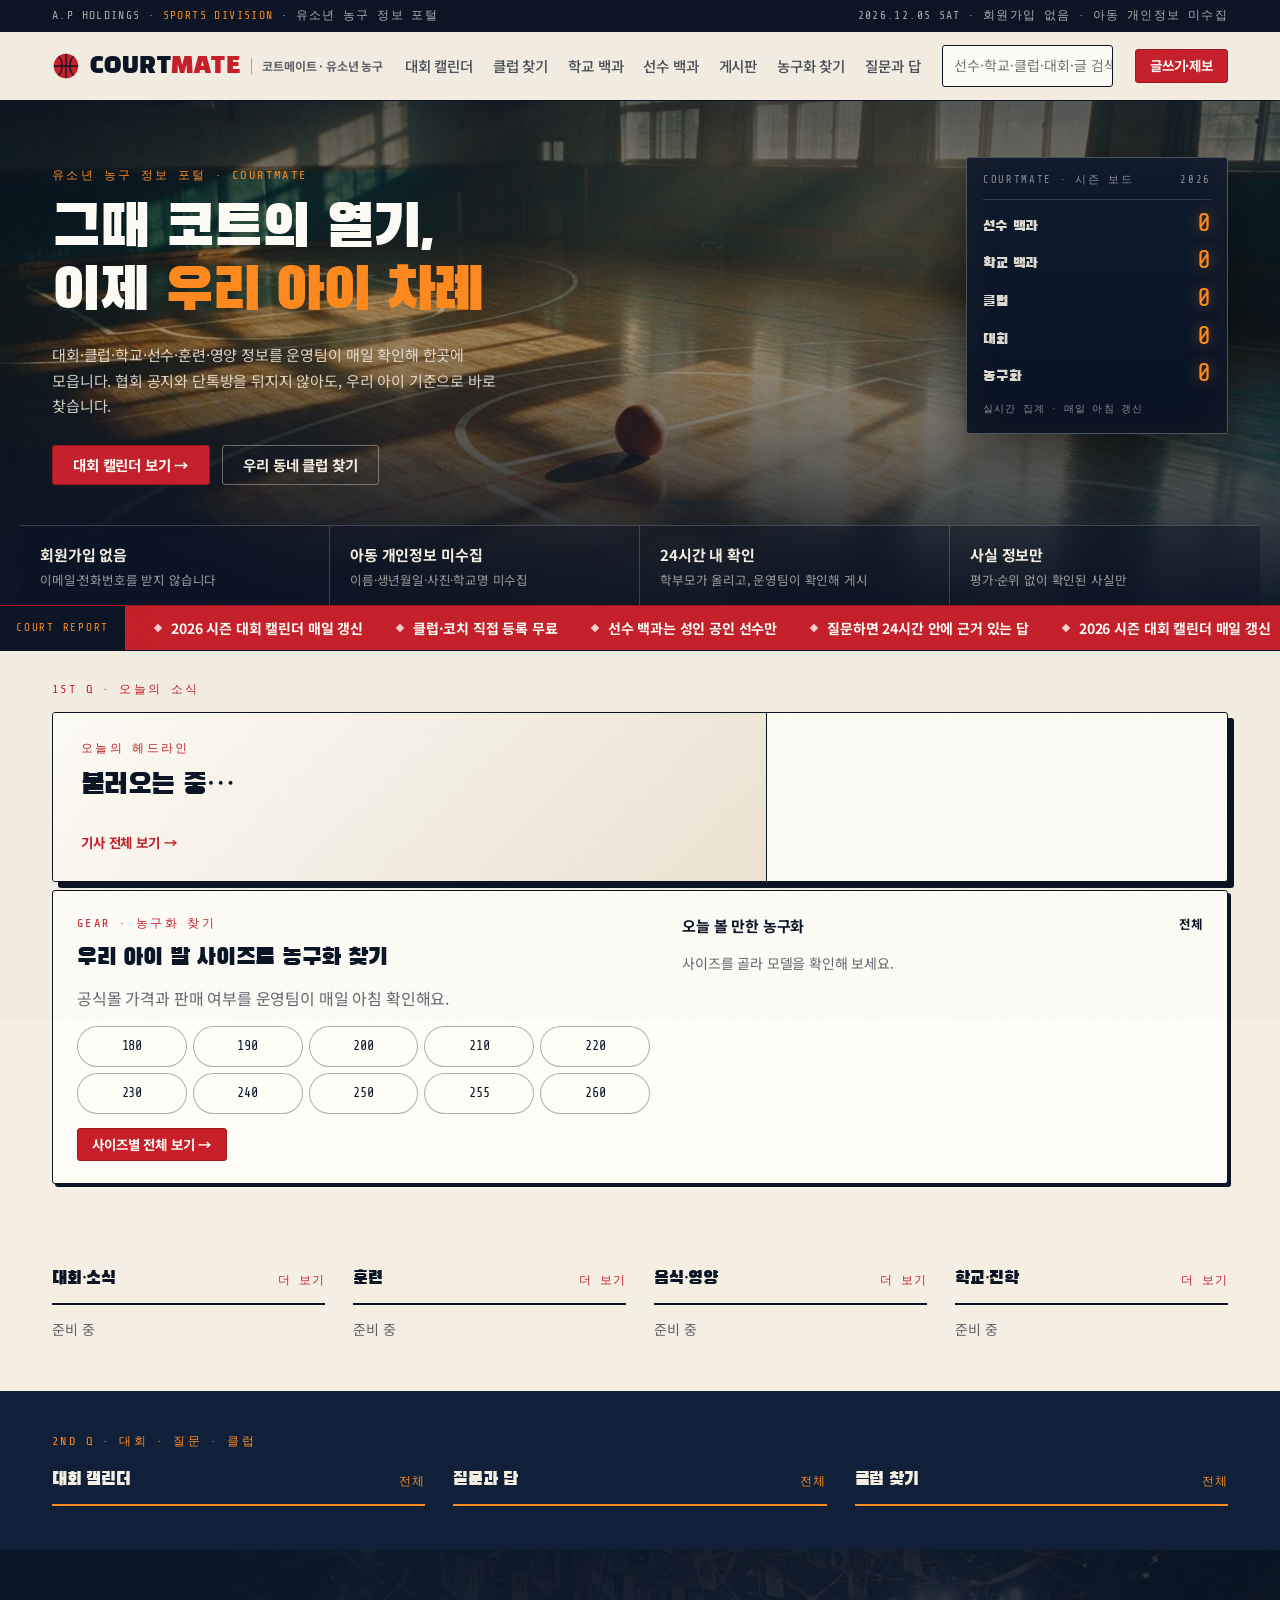
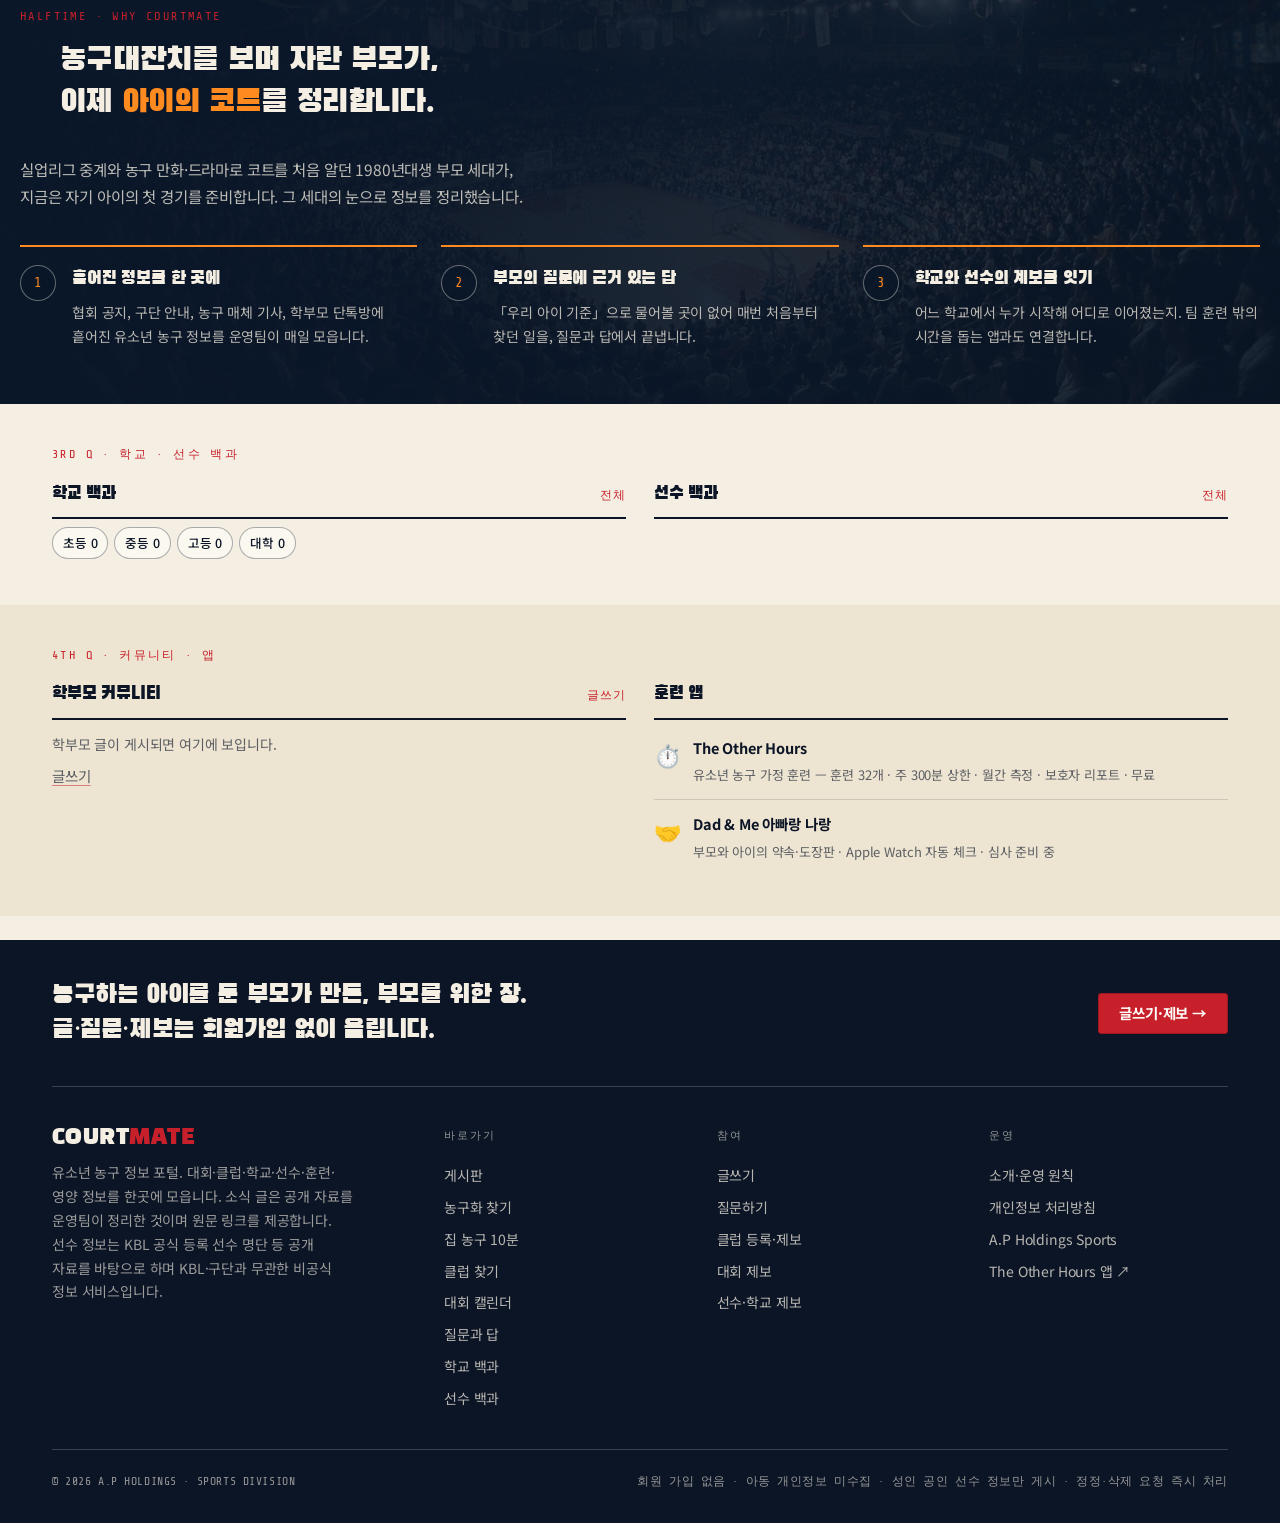
<file: index.html>
<!DOCTYPE html>
<html lang="ko">
<head>
<meta charset="utf-8">
<meta name="viewport" content="width=device-width,initial-scale=1"><meta name="naver-site-verification" content="8aa7097c0b27ca18ef6402cd7306bae4b6798d70" />
<title>코트메이트 — 유소년 농구 정보 포털 | 대회·클럽·학교·선수·훈련·영양</title>
<meta name="description" content="유소년 농구 정보 포털. 대회·협회·KBL 소식, 훈련과 영양, 학교·진학, 클럽 찾기, 대회 캘린더, 학부모 질문과 답, 학교·선수 백과를 한곳에서. 운영팀이 매일 정리하고 학부모가 함께 채웁니다.">
<link rel="canonical" href="https://sports.apholdings.kr/">
<meta property="og:title" content="코트메이트 — 유소년 농구 정보 포털 | 대회·클럽·학교·선수·훈련·영양"><meta property="og:description" content="유소년 농구 정보 포털. 대회·협회·KBL 소식, 훈련과 영양, 학교·진학, 클럽 찾기, 대회 캘린더, 학부모 질문과 답, 학교·선수 백과를 한곳에서. 운영팀이 매일 정리하고 학부모가 함께 채웁니다."><meta property="og:type" content="website"><meta property="og:url" content="https://sports.apholdings.kr/"><meta property="og:site_name" content="CourtMate 코트메이트"><meta property="og:image" content="https://sports.apholdings.kr/assets/img/hero.jpg">
<meta name="theme-color" content="#0B1526">
<link rel="icon" href="/assets/favicon.svg" type="image/svg+xml">
<link rel="preconnect" href="https://fonts.googleapis.com"><link rel="preconnect" href="https://fonts.gstatic.com" crossorigin>
<link href="https://fonts.googleapis.com/css2?family=Black+Han+Sans&family=Noto+Sans+KR:wght@400;500;700&family=Share+Tech+Mono&display=swap" rel="stylesheet">
<link rel="stylesheet" href="/assets/cm.css?v=6">
<script type="application/ld+json">{"@context":"https://schema.org","@type":"WebSite","name":"CourtMate 코트메이트","url":"https://sports.apholdings.kr/","inLanguage":"ko","potentialAction":{"@type":"SearchAction","target":"https://sports.apholdings.kr/search/?q={q}","query-input":"required name=q"},"publisher":{"@type":"Organization","name":"A.P Holdings","url":"https://www.apholdings.kr/"}}</script>
<style>
.shz{display:grid;grid-template-columns:minmax(0,1.1fr) minmax(0,1fr);gap:22px 32px;align-items:start;background:var(--white);border:1.5px solid var(--ink);border-radius:var(--r);box-shadow:var(--pop-xs);padding:22px 24px}
.shz h2{margin:4px 0 6px;font-family:var(--f-display);font-weight:400;font-size:24px;letter-spacing:-.01em}
.shz__sizes{display:grid;grid-template-columns:repeat(5,minmax(0,1fr));gap:6px;margin:14px 0 14px}
.shz__sizes .chip{justify-content:center;padding:8px 0;font-family:var(--f-mono)}
.shz .plist .m b{color:var(--flag);font-weight:700}
@media(max-width:760px){.shz{grid-template-columns:minmax(0,1fr);padding:18px}}
.lead-wrap{display:flex;flex-direction:column;border-right:1.5px solid var(--ink);background:linear-gradient(135deg,var(--white) 0,var(--paper-2) 100%)}
.lead-wrap .lead-story{border-right:0;background:none;flex:1 1 auto}
.lead-story p{white-space:pre-line}
.ls-more{display:inline-block;margin-top:14px;font-size:13.5px;font-weight:700;color:var(--flag)}
.lead-ev{border-top:1px solid var(--line);padding:14px 28px 18px}
.lead-ev__h{display:flex;justify-content:space-between;align-items:baseline;margin-bottom:6px}
.lead-ev__h span{font-family:var(--f-mono);font-size:11.5px;letter-spacing:.18em;color:var(--flag)}
.lead-ev__h a{font-size:12.5px;color:var(--muted)}
.lead-ev ul{list-style:none;margin:0;padding:0}
.lead-ev li a{display:flex;gap:14px;padding:7px 0;border-bottom:1px dashed var(--line);font-size:14px;line-height:1.4}
.lead-ev li:last-child a{border-bottom:0}
.lead-ev .d{font-family:var(--f-mono);font-size:12.5px;color:var(--flag);white-space:nowrap;min-width:84px}
.lead-ev .r{margin-left:auto;color:var(--muted);font-size:12.5px;white-space:nowrap}
@media(max-width:860px){.lead-wrap{border-right:0;border-bottom:1.5px solid var(--ink)}.lead-wrap .lead-story{border-bottom:0}.lead-ev{padding:12px 18px 16px}}
</style>
<script defer data-ap-analytics src="https://www.apholdings.kr/analytics/ap-analytics.js?v=20261029-counter1"></script></head>
<body>
<a class="skip" href="#main">본문으로 이동</a>
<div class="topline"><div class="wrap"><span>A.P HOLDINGS · <b>SPORTS DIVISION</b><i> · 유소년 농구 정보 포털</i></span><span id="topdate">회원가입 없음 · 아동 개인정보 미수집</span></div></div>
<header class="hdr">
<div class="wrap hdr__in"><a class="brand" href="/" aria-label="코트메이트 홈"><svg viewBox="0 0 32 32" aria-hidden="true"><circle cx="16" cy="16" r="14" fill="#C7202B"/><path d="M2 16h28M16 2v28M7.4 5.2c5.4 4.6 5.4 17 0 21.6M24.6 5.2c-5.4 4.6-5.4 17 0 21.6" stroke="#0B1526" stroke-width="1.5" fill="none"/></svg><span class="brand__txt">COURT<i>MATE</i></span><span class="brand__kr">코트메이트 · 유소년 농구</span></a><nav class="nav" aria-label="주 메뉴"><a href="/events/">대회 캘린더</a><a href="/clubs/">클럽 찾기</a><a href="/schools/">학교 백과</a><a href="/players/">선수 백과</a><a href="/board/">게시판</a><a href="/shoes/">농구화 찾기</a><a href="/qna/">질문과 답</a></nav>
<form class="sf srch" role="search"><input type="search" placeholder="선수·학교·클럽·대회·글 검색" aria-label="검색"><button type="submit" aria-label="검색">SEARCH</button></form>
<a class="btn btn--flag btn--sm hdr__cta" href="/submit/">글쓰기·제보</a></div>
<div class="mnav"><nav class="mnav__rail" aria-label="주 메뉴(모바일)"><a href="/events/">대회 캘린더</a><a href="/clubs/">클럽 찾기</a><a href="/schools/">학교 백과</a><a href="/players/">선수 백과</a><a href="/board/">게시판</a><a href="/shoes/">농구화 찾기</a><a href="/qna/">질문과 답</a><a href="/about/">소개</a><a class="cta" href="/submit/">글쓰기·제보</a></nav></div>
</header>
<main id="main">

<section class="hero"><div class="hero__bg"><img src="/assets/img/hero.jpg" alt="" fetchpriority="high"></div>
<div class="wrap hero__in">
<aside class="sbd" aria-label="코트메이트 집계"><div class="sbd__top"><span>COURTMATE · 시즌 보드</span><span id="sb-season">2026</span></div>
<a class="sbd__row" href="/players/"><span class="t">선수 백과</span><span class="v" id="sb-pl">—</span></a>
<a class="sbd__row" href="/schools/"><span class="t">학교 백과</span><span class="v" id="sb-sc">—</span></a>
<a class="sbd__row" href="/clubs/"><span class="t">클럽</span><span class="v" id="sb-cl">—</span></a>
<a class="sbd__row" href="/events/"><span class="t">대회</span><span class="v" id="sb-ev">—</span></a>
<a class="sbd__row" href="/shoes/"><span class="t">농구화</span><span class="v" id="sb-sh">—</span></a>
<div class="sbd__note">실시간 집계 · 매일 아침 갱신</div></aside>
<div class="hero__body"><p class="eyebrow">유소년 농구 정보 포털 · COURTMATE</p>
<h1 class="display">그때 코트의 열기,<br>이제 <em>우리 아이 차례</em></h1>
<p class="hero__sub">대회·클럽·학교·선수·훈련·영양 정보를 운영팀이 매일 확인해 한곳에 모읍니다. 협회 공지와 단톡방을 뒤지지 않아도, 우리 아이 기준으로 바로 찾습니다.</p>
<div class="hero__cta"><a class="btn btn--flag" href="/events/">대회 캘린더 보기 →</a><a class="btn btn--ghost" href="/clubs/">우리 동네 클럽 찾기</a></div></div>
<div class="hero__facts"><div><b>회원가입 없음</b><span>이메일·전화번호를 받지 않습니다</span></div><div><b>아동 개인정보 미수집</b><span>이름·생년월일·사진·학교명 미수집</span></div><div><b>24시간 내 확인</b><span>학부모가 올리고, 운영팀이 확인해 게시</span></div><div><b>사실 정보만</b><span>평가·순위 없이 확인된 사실만</span></div></div>
</div></section>
<div class="ticker" aria-label="최근 소식"><div class="ticker__in"><span class="lbl">COURT REPORT</span><div class="ticker__rail" id="ticker"><span>2026 시즌 대회 캘린더 매일 갱신</span><span>클럽·코치 직접 등록 무료</span><span>선수 백과는 성인 공인 선수만</span><span>질문하면 24시간 안에 근거 있는 답</span><span>2026 시즌 대회 캘린더 매일 갱신</span><span>클럽·코치 직접 등록 무료</span><span>선수 백과는 성인 공인 선수만</span><span>질문하면 24시간 안에 근거 있는 답</span></div></div></div>
<section class="section hero-sec"><div class="wrap">
<p class="eyebrow" style="margin-bottom:12px">1st Q · 오늘의 소식</p>
<div class="headline">
<div class="lead-wrap"><a class="lead-story" id="lead" href="/board/"><div class="ls-body"><span class="kicker">오늘의 헤드라인</span><h2>불러오는 중…</h2><p></p><div class="meta"></div><span class="ls-more">기사 전체 보기 →</span></div></a><div class="lead-ev" id="lead-ev" hidden><div class="lead-ev__h"><span>이번 주 · 다음 주 대회</span><a href="/events/">대회 캘린더 →</a></div><ul id="lead-ev-list"></ul></div></div>
<div class="sub-stories" id="subs"></div>
</div>
<div class="bnr" id="bnr" aria-label="기획·안내"></div>
</div></section>
<section class="section" style="padding-top:0"><div class="wrap">
<div class="shz" aria-label="농구화 찾기">
<div><p class="eyebrow">GEAR · 농구화 찾기</p><h2>우리 아이 발 사이즈로 농구화 찾기</h2><p class="muted" id="shz-meta">공식몰 가격과 판매 여부를 운영팀이 매일 아침 확인해요.</p>
<div class="shz__sizes" id="shz-sizes"></div><a class="btn btn--flag btn--sm" href="/shoes/">사이즈별 전체 보기 →</a></div>
<div><h3 style="margin:0 0 4px;font-size:15px">오늘 볼 만한 농구화 <a class="more" href="/shoes/" style="float:right;font-size:12.5px">전체</a></h3><ul class="plist" id="shz-list"><li class="muted">불러오는 중…</li></ul></div>
</div></div></section>
<section class="section"><div class="wrap">
<div class="pgrid">
<div class="pcol"><h3><a href="/board/?c=news">대회·소식</a><a class="more" href="/board/?c=news">더 보기</a></h3><ul class="plist" id="c-news"></ul></div>
<div class="pcol"><h3><a href="/board/?c=training">훈련</a><a class="more" href="/board/?c=training">더 보기</a></h3><ul class="plist" id="c-training"></ul></div>
<div class="pcol"><h3><a href="/board/?c=food">음식·영양</a><a class="more" href="/board/?c=food">더 보기</a></h3><ul class="plist" id="c-food"></ul></div>
<div class="pcol"><h3><a href="/board/?c=school">학교·진학</a><a class="more" href="/board/?c=school">더 보기</a></h3><ul class="plist" id="c-school"></ul></div>
</div>
</div></section>
<section class="section sect--navy"><div class="wrap">
<p class="eyebrow" style="margin-bottom:14px">2nd Q · 대회 · 질문 · 클럽</p>
<div class="pgrid three">
<div class="pcol"><h3><a href="/events/">대회 캘린더</a><a class="more" href="/events/">전체</a></h3><table class="tbl" id="h-ev"><tbody><tr><td colspan="3" class="muted">불러오는 중…</td></tr></tbody></table></div>
<div class="pcol"><h3><a href="/qna/">질문과 답</a><a class="more" href="/qna/">전체</a></h3><ul class="plist" id="h-qna"></ul></div>
<div class="pcol"><h3><a href="/clubs/">클럽 찾기</a><a class="more" href="/clubs/">전체</a></h3><ul class="plist" id="h-clubs"></ul></div>
</div>
</div></section>
<section class="band"><div class="band__bg"><img src="/assets/img/crowd.jpg" alt=""></div><div class="wrap band__in">
<p class="eyebrow">HALFTIME · WHY COURTMATE</p>
<blockquote class="quote">농구대잔치를 보며 자란 부모가,<br>이제 <em>아이의 코트</em>를 정리합니다.</blockquote>
<p class="lead">실업리그 중계와 농구 만화·드라마로 코트를 처음 알던 1980년대생 부모 세대가, 지금은 자기 아이의 첫 경기를 준비합니다. 그 세대의 눈으로 정보를 정리했습니다.</p>
<div class="prins"><div class="prin"><span class="stamp">1</span><div><b>흩어진 정보를 한 곳에</b><p>협회 공지, 구단 안내, 농구 매체 기사, 학부모 단톡방에 흩어진 유소년 농구 정보를 운영팀이 매일 모읍니다.</p></div></div>
<div class="prin"><span class="stamp">2</span><div><b>부모의 질문에 근거 있는 답</b><p>「우리 아이 기준」으로 물어볼 곳이 없어 매번 처음부터 찾던 일을, 질문과 답에서 끝냅니다.</p></div></div>
<div class="prin"><span class="stamp">3</span><div><b>학교와 선수의 계보를 잇기</b><p>어느 학교에서 누가 시작해 어디로 이어졌는지. 팀 훈련 밖의 시간을 돕는 앱과도 연결합니다.</p></div></div></div>
</div></section>
<section class="section"><div class="wrap">
<p class="eyebrow" style="margin-bottom:14px">3rd Q · 학교 · 선수 백과</p>
<div class="pgrid two">
<div class="pcol"><h3><a href="/schools/">학교 백과</a><a class="more" href="/schools/">전체</a></h3><div class="chips" id="h-sch-lv"></div><ul class="plist" id="h-sch"></ul></div>
<div class="pcol"><h3><a href="/players/">선수 백과</a><a class="more" href="/players/">전체</a></h3><div class="chips" id="h-pl-tm"></div><ul class="plist" id="h-pl"></ul></div>
</div>
</div></section>
<section class="section soft"><div class="wrap">
<p class="eyebrow" style="margin-bottom:14px">4th Q · 커뮤니티 · 앱</p>
<div class="pgrid two">
<div class="pcol"><h3>학부모 커뮤니티<a class="more" href="/submit/?type=post">글쓰기</a></h3><ul class="plist" id="h-feed"></ul></div>
<div class="pcol"><h3>훈련 앱</h3><div class="applist">
<a class="approw" href="https://apps.apple.com/kr/app/id6803709958" target="_blank" rel="noopener noreferrer"><span class="ic">⏱️</span><span><b>The Other Hours</b><small>유소년 농구 가정 훈련 — 훈련 32개 · 주 300분 상한 · 월간 측정 · 보호자 리포트 · 무료</small></span></a>
<a class="approw" href="https://www.apholdings.kr/ko/sports/"><span class="ic">🤝</span><span><b>Dad &amp; Me 아빠랑 나랑</b><small>부모와 아이의 약속·도장판 · Apple Watch 자동 체크 · 심사 준비 중</small></span></a>
</div></div>
</div>
</div></section>

</main>
<footer><div class="wrap">
<div class="ft-cta"><h3>농구하는 아이를 둔 부모가 만든, 부모를 위한 장.<br>글·질문·제보는 회원가입 없이 올립니다.</h3><a class="btn btn--flag" href="/submit/">글쓰기·제보 →</a></div>
<div class="ft-grid">
<div><b class="brand__txt">COURT<i>MATE</i></b><p>유소년 농구 정보 포털. 대회·클럽·학교·선수·훈련·영양 정보를 한곳에 모읍니다. 소식 글은 공개 자료를 운영팀이 정리한 것이며 원문 링크를 제공합니다. 선수 정보는 KBL 공식 등록 선수 명단 등 공개 자료를 바탕으로 하며 KBL·구단과 무관한 비공식 정보 서비스입니다.</p></div>
<div><b>바로가기</b><a href="/board/">게시판</a><a href="/shoes/">농구화 찾기</a><a href="/drills/">집 농구 10분</a><a href="/clubs/">클럽 찾기</a><a href="/events/">대회 캘린더</a><a href="/qna/">질문과 답</a><a href="/schools/">학교 백과</a><a href="/players/">선수 백과</a></div>
<div><b>참여</b><a href="/submit/?type=post">글쓰기</a><a href="/submit/?type=question">질문하기</a><a href="/submit/?type=club">클럽 등록·제보</a><a href="/submit/?type=event">대회 제보</a><a href="/submit/?type=player">선수·학교 제보</a></div>
<div><b>운영</b><a href="/about/">소개·운영 원칙</a><a href="/privacy/">개인정보 처리방침</a><a href="https://www.apholdings.kr/ko/sports/">A.P Holdings Sports</a><a href="https://apps.apple.com/kr/app/id6803709958" target="_blank" rel="noopener noreferrer">The Other Hours 앱 ↗</a></div>
</div>
<div class="ft-bottom"><span>© 2026 A.P HOLDINGS · SPORTS DIVISION</span><span>회원 가입 없음 · 아동 개인정보 미수집 · 성인 공인 선수 정보만 게시 · 정정·삭제 요청 즉시 처리</span></div>
</div></footer>
<script src="/assets/cm.js?v=6"></script>
<script>
(async()=>{const E=CM.E,d=CM.d;const li=(id,html)=>document.getElementById(id).innerHTML=html;
CM.banners(document.getElementById('bnr'));
const t0=new Date().toISOString().slice(0,10);
const [P_posts,P_ev,P_evp,P_q,P_c,P_s,P_p]=await Promise.allSettled([CM.get('cm_posts_public','select=*&order=pinned.desc,created_at.desc&limit=80'),CM.get('cm_events_public','select=*&start_date=gte.'+t0+'&order=start_date.asc&limit=6'),CM.get('cm_events_public','select=*&start_date=lt.'+t0+'&order=start_date.desc&limit=6'),CM.get('cm_questions_public','select=id,title,created_at,answer,category&order=created_at.desc&limit=6'),CM.get('cm_clubs_public','select=id,name,region,district&order=premium.desc,created_at.desc&limit=6'),CM.get('cm_schools_public','select=*&order=player_count.desc,name.asc'),CM.get('cm_players_public','select=id,name,current_team,position,birth_year,career,schools&order=name.asc')]);
const V=r=>r.status==='fulfilled'?r.value:[];
const row=p=>'<li><a href="/board/?id='+p.id+'"><span class="t">'+E(p.title)+'</span><span class="m">'+d(p.created_at)+'</span></a></li>';
const shown=new Set();
try{const posts=V(P_posts);
 const now=Date.now(),age=p=>(now-new Date(p.created_at))/864e5;
 const byNew=[...posts].sort((a,b)=>String(b.created_at).localeCompare(String(a.created_at)));
 /* 고정글은 7일까지만 헤드라인, 그 뒤엔 최신 소식 */
 /* 헤드라인: 고정글(7일) > 최근 3일 요약 기사(본문 300자 이상) > 최근 소식 */
 const rich=p=>(p.body||'').length>=300;
 const lead=byNew.find(p=>p.pinned&&age(p)<7)||byNew.find(p=>p.category==='news'&&age(p)<3&&rich(p))||byNew.find(p=>age(p)<7&&rich(p))||byNew.find(p=>p.category==='news')||byNew[0];
 if(lead){shown.add(lead.id);const L=document.getElementById('lead');L.href='/board/?id='+lead.id;L.querySelector('h2').textContent=lead.title;{const b=lead.body.replace(/\n{3,}/g,'\n\n').trim();const cut=260;L.querySelector('p').textContent=b.length>cut?b.slice(0,cut).replace(/\s+\S*$/,'')+'…':b;}L.querySelector('.meta').textContent=(CM.PCAT[lead.category]||'')+' · '+d(lead.created_at)+(lead.source?' · '+lead.source:'');}
 /* sub-stories: one per category first (variety), then newest */
 /* sub-stories: 최근 7일 글 먼저(분류 골고루), 모자라면 예전 글로 채움 */
 const subs=[],add=p=>{if(p&&subs.length<5&&!shown.has(p.id)){subs.push(p);shown.add(p.id);}};
 const recent=byNew.filter(p=>age(p)<7),cats=['news','training','food','school','gear','free'];
 for(const c of cats)add(recent.find(x=>x.category===c&&!shown.has(x.id)));
 recent.forEach(add);
 for(const c of cats)add(byNew.find(x=>x.category===c&&!shown.has(x.id)));
 byNew.forEach(add);
 li('subs',subs.map(p=>'<a class="ss" href="/board/?id='+p.id+'"><span class="badge">'+E(CM.PCAT[p.category]||p.category)+'</span><b>'+E(p.title)+'</b><small>'+d(p.created_at)+'</small></a>').join(''));
 /* category columns: skip what the headline block already shows */
 for(const c of ['news','training','food','school']){const l=byNew.filter(p=>p.category===c&&!shown.has(p.id)).slice(0,5);li('c-'+c,l.length?l.map(row).join(''):'<li class="muted">준비 중</li>');}
 const feed=posts.filter(p=>!p.is_staff).slice(0,6);li('h-feed',feed.length?feed.map(p=>'<li><a href="/board/?id='+p.id+'"><span class="t">'+E(p.title)+'</span><span class="m">'+E(p.nickname||'학부모')+'</span></a></li>').join(''):'<li class="muted">학부모 글이 게시되면 여기에 보입니다. <a href="/submit/?type=post">글쓰기</a></li>');
 /* ticker: upcoming events (date + name) + latest non-news posts; no headline repeats */
 const ds=x=>x?x.slice(5).replace('-','/'):'';const tkEv=V(P_ev).slice(0,2).map(e=>'<a href="/events/">'+ds(e.start_date)+' '+E(e.title)+'</a>');
 const tkPo=byNew.filter(p=>!shown.has(p.id)&&p.category!=='news').slice(0,6).map(p=>'<a href="/board/?id='+p.id+'">'+E(p.title)+'</a>');
 const tk=tkEv.concat(tkPo);if(tk.length){const h=tk.join('');li('ticker',h+h);}
}catch(e){}
try{const up=V(P_ev).slice(0,4);if(up.length){const dsx=x=>x?x.slice(5).replace('-','.'):'';li('lead-ev-list',up.map(e=>'<li><a href="/events/"><span class="d">'+dsx(e.start_date)+(e.end_date&&e.end_date!==e.start_date?'–'+dsx(e.end_date):'')+'</span><span>'+E(e.title)+'</span><span class="r">'+E(e.region||'')+'</span></a></li>').join(''));document.getElementById('lead-ev').hidden=false;}}catch(e){}
try{let ev=V(P_ev);if(ev.length<3){ev=ev.concat(V(P_evp).slice(0,6-ev.length));}
 const ds=x=>x?x.slice(5).replace('-','.'):'';const dr2=(a,b)=>b&&b!==a?ds(a)+'–'+ds(b):ds(a);
 li('h-ev','<tbody>'+ev.map(e=>'<tr><td class="dt">'+dr2(e.start_date,e.end_date)+'</td><td><a href="/events/">'+E(e.title)+'</a></td><td class="muted">'+E(e.region||'')+'</td></tr>').join('')+'</tbody>');document.getElementById('sb-ev').textContent=V(P_ev).length+V(P_evp).length;}catch(e){}
try{const q=V(P_q);li('h-qna',q.map(x=>'<li><a href="/qna/"><span class="t">'+E(x.title)+'</span><span class="m">'+(x.answer?'답변':'대기')+'</span></a></li>').join(''));}catch(e){}
try{const c=V(P_c);li('h-clubs',c.map(x=>'<li><a href="/clubs/"><span class="t">'+E(x.name)+'</span><span class="m">'+E(x.region)+(x.district?' '+E(x.district):'')+'</span></a></li>').join(''));
 const s=V(P_s);const p=V(P_p);
 const cnt={};s.forEach(x=>cnt[x.level]=(cnt[x.level]||0)+1);li('h-sch-lv',['초','중','고','대'].map(l=>'<a class="chip" href="/schools/">'+l+(l==='대'?'학':'등')+' '+(cnt[l]||0)+'</a>').join(''));
 li('h-sch',s.slice(0,6).map(x=>'<li><a href="/schools/?id='+x.id+'"><span class="t"><span class="lv">'+x.level+'</span>'+E(x.name)+'</span><span class="m">출신 '+x.player_count+'명</span></a></li>').join(''));
 const tm={};p.forEach(x=>{if(x.current_team)tm[x.current_team]=(tm[x.current_team]||0)+1;});li('h-pl-tm',Object.keys(tm).sort().slice(0,10).map(t=>'<a class="chip" href="/players/?team='+encodeURIComponent(t)+'">'+E(t.split(' ').slice(0,2).join(' '))+' '+tm[t]+'</a>').join(''));
 const pick=p.filter(x=>(x.schools||[]).length).concat(p.filter(x=>!(x.schools||[]).length)).slice(0,6);
 li('h-pl',pick.map(x=>'<li><a href="/players/?id='+x.id+'"><span class="t">'+E(x.name)+' <small>'+E(x.current_team||'')+'</small></span><span class="m">'+E((x.schools||[]).length?(x.schools||[]).map(k=>k.school_name.replace(/(등학교|학교)$/,'')).slice(-2).join('–'):(x.position||''))+'</span></a></li>').join(''));
 document.getElementById('sb-pl').textContent=p.length;document.getElementById('sb-sc').textContent=s.length;document.getElementById('sb-cl').textContent=c.length>=6?c.length+'+':c.length;}catch(e){}
try{const SZ=[180,190,200,210,220,230,240,250,255,260];document.getElementById('shz-sizes').innerHTML=SZ.map(z=>'<a class="chip" href="/shoes/?size='+z+'">'+z+'</a>').join('');
 const [A,B]=await Promise.allSettled([CM.get('cm_shoes_public','select=id,model_name,kind,size_min,size_max,msrp,chk_price,chk_sale_price,sold_out,checked_at&order=sort_order.asc'),CM.get('cm_shoe_changes_public','select=*&order=checked_at.desc')]);
 const sh=V(A),ch=V(B);const won=n=>n==null?'':n.toLocaleString('ko-KR')+'원';const KD={PS:'리틀키즈',GS:'주니어',adult:'성인'};
 document.getElementById('sb-sh').textContent=sh.length;
 const ck=sh.filter(m=>m.checked_at),sale=ck.filter(m=>m.chk_sale_price&&!m.sold_out);const last=ck.map(m=>m.checked_at).sort().pop();
 if(sh.length)document.getElementById('shz-meta').textContent='등록 모델 '+sh.length+'개 · 공식몰 세일 중 '+sale.length+'개'+(last?' · '+d(last)+' 확인':'')+' · 매일 아침 확인';
 const lab={down:'가격 내림',up:'가격 올림',soldout:'품절',restock:'재입고'};
 const rows=ch.filter(c=>c.change).slice(0,3).map(c=>'<li><a href="/shoes/?size='+c.size_min+'"><span class="t">'+E(c.model_name)+' <small>'+(c.model_name.includes(KD[c.kind])?'':KD[c.kind]+' ')+c.size_min+'~'+c.size_max+'mm</small></span><span class="m"><b>'+lab[c.change]+'</b> '+(c.change==='soldout'?'':won(c.now_price))+'</span></a></li>');
 const pct=m=>Math.round((1-m.chk_sale_price/m.chk_price)*100);
 sale.filter(m=>!ch.some(c=>c.model_id===m.id)).sort((a,b)=>pct(b)-pct(a)).slice(0,5-rows.length).forEach(m=>rows.push('<li><a href="/shoes/?size='+m.size_min+'"><span class="t">'+E(m.model_name)+' <small>'+(m.model_name.includes(KD[m.kind])?'':KD[m.kind]+' ')+m.size_min+'~'+m.size_max+'mm</small></span><span class="m"><b>'+pct(m)+'%↓</b> '+won(m.chk_sale_price)+'</span></a></li>'));
 document.getElementById('shz-list').innerHTML=rows.length?rows.join(''):'<li class="muted">사이즈를 골라 모델을 확인해 보세요.</li>';
}catch(e){}
})();
</script>
</body>
</html>
</file>
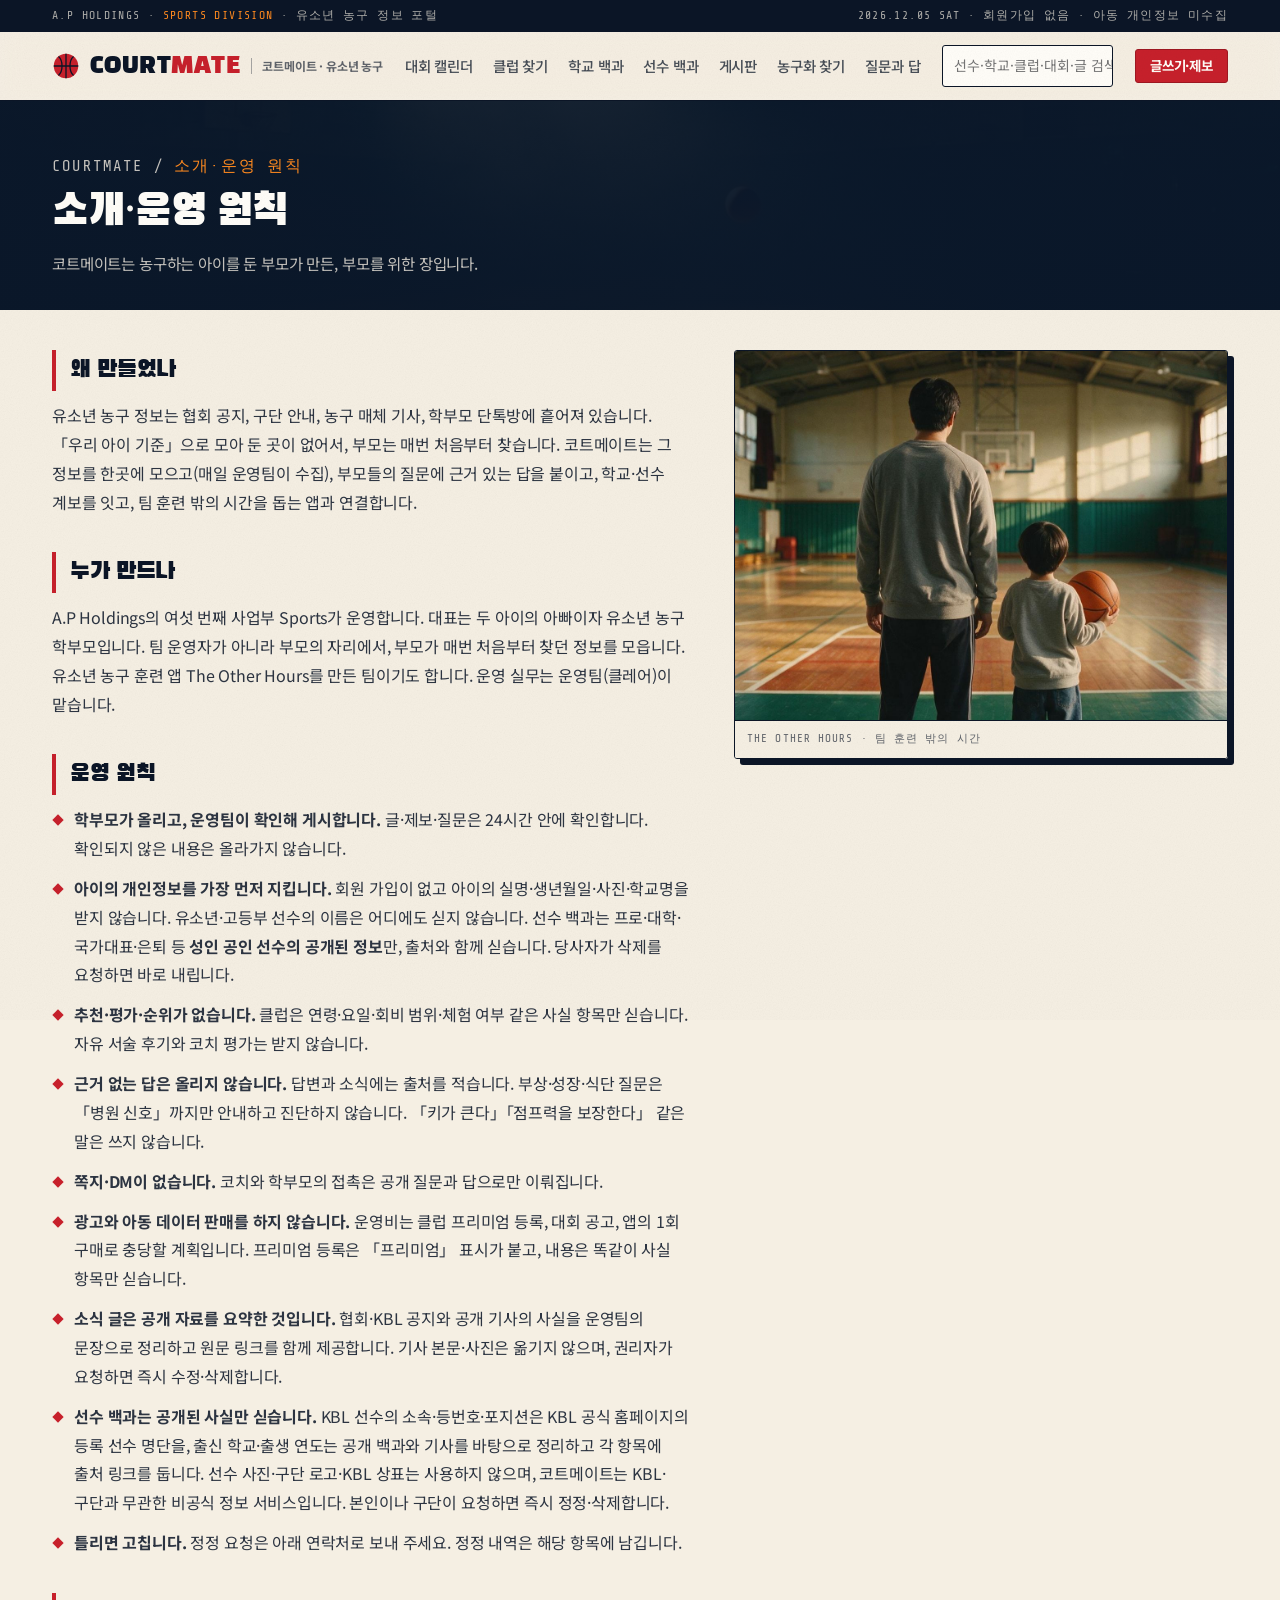
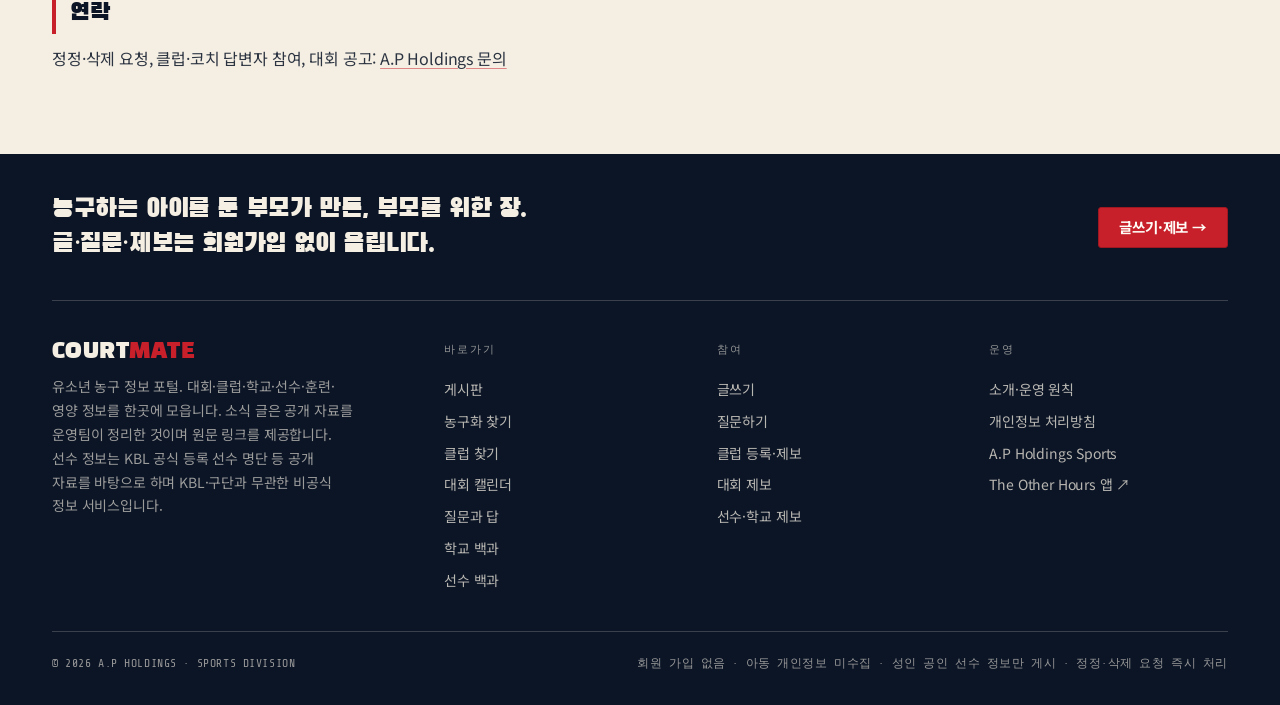
<file: about/index.html>
<!DOCTYPE html>
<html lang="ko">
<head>
<meta charset="utf-8">
<meta name="viewport" content="width=device-width,initial-scale=1">
<title>소개·운영 원칙 — 코트메이트</title>
<meta name="description" content="코트메이트는 A.P Holdings Sports 사업부가 운영하는 유소년 농구 포털입니다. 학부모가 올리고 운영팀이 확인해 게시합니다.">
<link rel="canonical" href="https://sports.apholdings.kr/about/">
<meta property="og:title" content="소개·운영 원칙 — 코트메이트"><meta property="og:description" content="코트메이트는 A.P Holdings Sports 사업부가 운영하는 유소년 농구 포털입니다. 학부모가 올리고 운영팀이 확인해 게시합니다."><meta property="og:type" content="website"><meta property="og:url" content="https://sports.apholdings.kr/about/"><meta property="og:site_name" content="CourtMate 코트메이트"><meta property="og:image" content="https://sports.apholdings.kr/assets/img/hero.jpg">
<meta name="theme-color" content="#0B1526">
<link rel="icon" href="/assets/favicon.svg" type="image/svg+xml">
<link rel="preconnect" href="https://fonts.googleapis.com"><link rel="preconnect" href="https://fonts.gstatic.com" crossorigin>
<link href="https://fonts.googleapis.com/css2?family=Black+Han+Sans&family=Noto+Sans+KR:wght@400;500;700&family=Share+Tech+Mono&display=swap" rel="stylesheet">
<link rel="stylesheet" href="/assets/cm.css?v=6">
<script type="application/ld+json">{"@context":"https://schema.org","@type":"WebSite","name":"CourtMate 코트메이트","url":"https://sports.apholdings.kr/","inLanguage":"ko","potentialAction":{"@type":"SearchAction","target":"https://sports.apholdings.kr/search/?q={q}","query-input":"required name=q"},"publisher":{"@type":"Organization","name":"A.P Holdings","url":"https://www.apholdings.kr/"}}</script>
<script defer data-ap-analytics src="https://www.apholdings.kr/analytics/ap-analytics.js?v=20261029-counter1"></script></head>
<body>
<a class="skip" href="#main">본문으로 이동</a>
<div class="topline"><div class="wrap"><span>A.P HOLDINGS · <b>SPORTS DIVISION</b><i> · 유소년 농구 정보 포털</i></span><span id="topdate">회원가입 없음 · 아동 개인정보 미수집</span></div></div>
<header class="hdr">
<div class="wrap hdr__in"><a class="brand" href="/" aria-label="코트메이트 홈"><svg viewBox="0 0 32 32" aria-hidden="true"><circle cx="16" cy="16" r="14" fill="#C7202B"/><path d="M2 16h28M16 2v28M7.4 5.2c5.4 4.6 5.4 17 0 21.6M24.6 5.2c-5.4 4.6-5.4 17 0 21.6" stroke="#0B1526" stroke-width="1.5" fill="none"/></svg><span class="brand__txt">COURT<i>MATE</i></span><span class="brand__kr">코트메이트 · 유소년 농구</span></a><nav class="nav" aria-label="주 메뉴"><a href="/events/">대회 캘린더</a><a href="/clubs/">클럽 찾기</a><a href="/schools/">학교 백과</a><a href="/players/">선수 백과</a><a href="/board/">게시판</a><a href="/shoes/">농구화 찾기</a><a href="/qna/">질문과 답</a></nav>
<form class="sf srch" role="search"><input type="search" placeholder="선수·학교·클럽·대회·글 검색" aria-label="검색"><button type="submit" aria-label="검색">SEARCH</button></form>
<a class="btn btn--flag btn--sm hdr__cta" href="/submit/">글쓰기·제보</a></div>
<div class="mnav"><nav class="mnav__rail" aria-label="주 메뉴(모바일)"><a href="/events/">대회 캘린더</a><a href="/clubs/">클럽 찾기</a><a href="/schools/">학교 백과</a><a href="/players/">선수 백과</a><a href="/board/">게시판</a><a href="/shoes/">농구화 찾기</a><a href="/qna/">질문과 답</a><a href="/about/" aria-current="page">소개</a><a class="cta" href="/submit/">글쓰기·제보</a></nav></div>
</header>
<main id="main">

<section class="pagetop"><div class="pagetop__bg"><img src="/assets/img/dark-gym.jpg" alt=""></div><div class="wrap pagetop__in"><p class="crumb"><a href="/">COURTMATE</a> / <b>소개·운영 원칙</b></p><h1>소개·운영 원칙</h1><p>코트메이트는 농구하는 아이를 둔 부모가 만든, 부모를 위한 장입니다.</p></div></section>
<section class="section"><div class="wrap about-grid"><div class="prose">
<h2>왜 만들었나</h2>
<p>유소년 농구 정보는 협회 공지, 구단 안내, 농구 매체 기사, 학부모 단톡방에 흩어져 있습니다. 「우리 아이 기준」으로 모아 둔 곳이 없어서, 부모는 매번 처음부터 찾습니다. 코트메이트는 그 정보를 한곳에 모으고(매일 운영팀이 수집), 부모들의 질문에 근거 있는 답을 붙이고, 학교·선수 계보를 잇고, 팀 훈련 밖의 시간을 돕는 앱과 연결합니다.</p>
<h2>누가 만드나</h2>
<p>A.P Holdings의 여섯 번째 사업부 Sports가 운영합니다. 대표는 두 아이의 아빠이자 유소년 농구 학부모입니다. 팀 운영자가 아니라 부모의 자리에서, 부모가 매번 처음부터 찾던 정보를 모읍니다. 유소년 농구 훈련 앱 The Other Hours를 만든 팀이기도 합니다. 운영 실무는 운영팀(클레어)이 맡습니다.</p>
<h2>운영 원칙</h2>
<ul>
<li><b>학부모가 올리고, 운영팀이 확인해 게시합니다.</b> 글·제보·질문은 24시간 안에 확인합니다. 확인되지 않은 내용은 올라가지 않습니다.</li>
<li><b>아이의 개인정보를 가장 먼저 지킵니다.</b> 회원 가입이 없고 아이의 실명·생년월일·사진·학교명을 받지 않습니다. 유소년·고등부 선수의 이름은 어디에도 싣지 않습니다. 선수 백과는 프로·대학·국가대표·은퇴 등 <b>성인 공인 선수의 공개된 정보</b>만, 출처와 함께 싣습니다. 당사자가 삭제를 요청하면 바로 내립니다.</li>
<li><b>추천·평가·순위가 없습니다.</b> 클럽은 연령·요일·회비 범위·체험 여부 같은 사실 항목만 싣습니다. 자유 서술 후기와 코치 평가는 받지 않습니다.</li>
<li><b>근거 없는 답은 올리지 않습니다.</b> 답변과 소식에는 출처를 적습니다. 부상·성장·식단 질문은 「병원 신호」까지만 안내하고 진단하지 않습니다. 「키가 큰다」「점프력을 보장한다」 같은 말은 쓰지 않습니다.</li>
<li><b>쪽지·DM이 없습니다.</b> 코치와 학부모의 접촉은 공개 질문과 답으로만 이뤄집니다.</li>
<li><b>광고와 아동 데이터 판매를 하지 않습니다.</b> 운영비는 클럽 프리미엄 등록, 대회 공고, 앱의 1회 구매로 충당할 계획입니다. 프리미엄 등록은 「프리미엄」 표시가 붙고, 내용은 똑같이 사실 항목만 싣습니다.</li>
<li><b>소식 글은 공개 자료를 요약한 것입니다.</b> 협회·KBL 공지와 공개 기사의 사실을 운영팀의 문장으로 정리하고 원문 링크를 함께 제공합니다. 기사 본문·사진은 옮기지 않으며, 권리자가 요청하면 즉시 수정·삭제합니다.</li>
<li><b>선수 백과는 공개된 사실만 싣습니다.</b> KBL 선수의 소속·등번호·포지션은 KBL 공식 홈페이지의 등록 선수 명단을, 출신 학교·출생 연도는 공개 백과와 기사를 바탕으로 정리하고 각 항목에 출처 링크를 둡니다. 선수 사진·구단 로고·KBL 상표는 사용하지 않으며, 코트메이트는 KBL·구단과 무관한 비공식 정보 서비스입니다. 본인이나 구단이 요청하면 즉시 정정·삭제합니다.</li>
<li><b>틀리면 고칩니다.</b> 정정 요청은 아래 연락처로 보내 주세요. 정정 내역은 해당 항목에 남깁니다.</li>
</ul>
<h2>연락</h2>
<p>정정·삭제 요청, 클럽·코치 답변자 참여, 대회 공고: <a href="https://www.apholdings.kr/ko/about/">A.P Holdings 문의</a></p>
</div><figure><img src="/assets/img/parent-kid.jpg" alt="체육관에서 농구공을 든 아이와 함께 선 부모의 뒷모습"><figcaption>THE OTHER HOURS · 팀 훈련 밖의 시간</figcaption></figure></div></section>

</main>
<footer><div class="wrap">
<div class="ft-cta"><h3>농구하는 아이를 둔 부모가 만든, 부모를 위한 장.<br>글·질문·제보는 회원가입 없이 올립니다.</h3><a class="btn btn--flag" href="/submit/">글쓰기·제보 →</a></div>
<div class="ft-grid">
<div><b class="brand__txt">COURT<i>MATE</i></b><p>유소년 농구 정보 포털. 대회·클럽·학교·선수·훈련·영양 정보를 한곳에 모읍니다. 소식 글은 공개 자료를 운영팀이 정리한 것이며 원문 링크를 제공합니다. 선수 정보는 KBL 공식 등록 선수 명단 등 공개 자료를 바탕으로 하며 KBL·구단과 무관한 비공식 정보 서비스입니다.</p></div>
<div><b>바로가기</b><a href="/board/">게시판</a><a href="/shoes/">농구화 찾기</a><a href="/clubs/">클럽 찾기</a><a href="/events/">대회 캘린더</a><a href="/qna/">질문과 답</a><a href="/schools/">학교 백과</a><a href="/players/">선수 백과</a></div>
<div><b>참여</b><a href="/submit/?type=post">글쓰기</a><a href="/submit/?type=question">질문하기</a><a href="/submit/?type=club">클럽 등록·제보</a><a href="/submit/?type=event">대회 제보</a><a href="/submit/?type=player">선수·학교 제보</a></div>
<div><b>운영</b><a href="/about/">소개·운영 원칙</a><a href="/privacy/">개인정보 처리방침</a><a href="https://www.apholdings.kr/ko/sports/">A.P Holdings Sports</a><a href="https://apps.apple.com/kr/app/id6803709958" target="_blank" rel="noopener noreferrer">The Other Hours 앱 ↗</a></div>
</div>
<div class="ft-bottom"><span>© 2026 A.P HOLDINGS · SPORTS DIVISION</span><span>회원 가입 없음 · 아동 개인정보 미수집 · 성인 공인 선수 정보만 게시 · 정정·삭제 요청 즉시 처리</span></div>
</div></footer>
<script src="/assets/cm.js?v=6"></script>

</body>
</html>
</file>
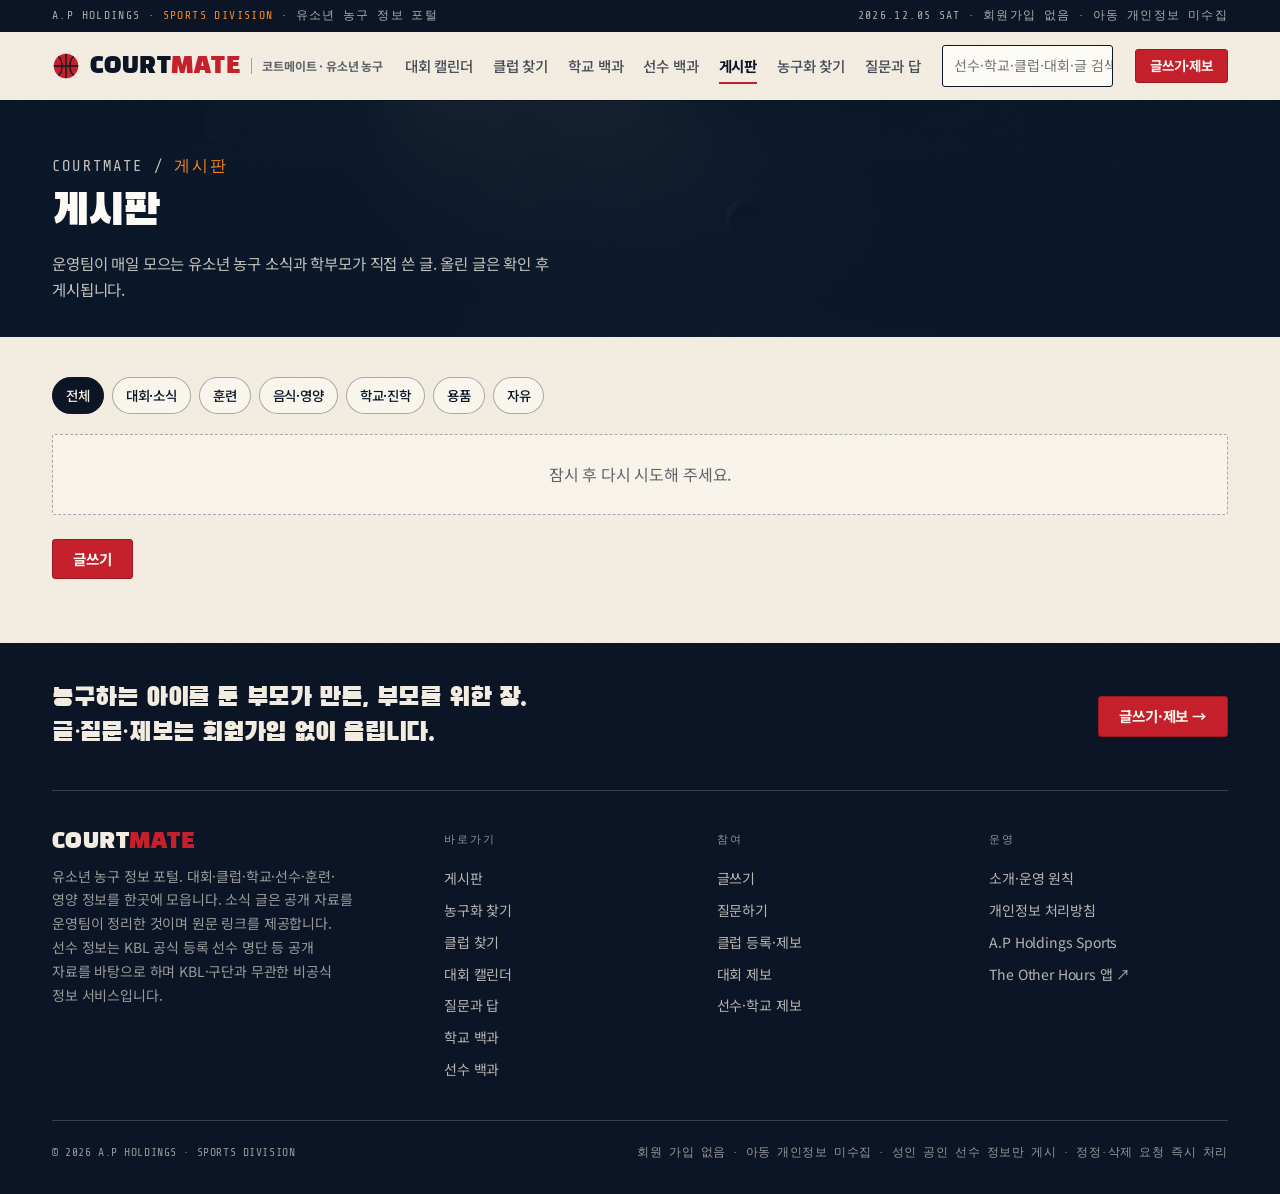
<file: board/index.html>
<!DOCTYPE html>
<html lang="ko">
<head>
<meta charset="utf-8">
<meta name="viewport" content="width=device-width,initial-scale=1">
<title>게시판 — 코트메이트</title>
<meta name="description" content="유소년 농구 학부모 게시판. 대회·소식, 훈련, 음식·영양, 학교·진학, 용품, 자유. 운영팀이 매일 모으는 소식과 학부모 글.">
<link rel="canonical" href="https://sports.apholdings.kr/board/">
<meta property="og:title" content="게시판 — 코트메이트"><meta property="og:description" content="유소년 농구 학부모 게시판. 대회·소식, 훈련, 음식·영양, 학교·진학, 용품, 자유. 운영팀이 매일 모으는 소식과 학부모 글."><meta property="og:type" content="website"><meta property="og:url" content="https://sports.apholdings.kr/board/"><meta property="og:site_name" content="CourtMate 코트메이트"><meta property="og:image" content="https://sports.apholdings.kr/assets/img/hero.jpg">
<meta name="theme-color" content="#0B1526">
<link rel="icon" href="/assets/favicon.svg" type="image/svg+xml">
<link rel="preconnect" href="https://fonts.googleapis.com"><link rel="preconnect" href="https://fonts.gstatic.com" crossorigin>
<link href="https://fonts.googleapis.com/css2?family=Black+Han+Sans&family=Noto+Sans+KR:wght@400;500;700&family=Share+Tech+Mono&display=swap" rel="stylesheet">
<link rel="stylesheet" href="/assets/cm.css?v=6">
<script type="application/ld+json">{"@context":"https://schema.org","@type":"WebSite","name":"CourtMate 코트메이트","url":"https://sports.apholdings.kr/","inLanguage":"ko","potentialAction":{"@type":"SearchAction","target":"https://sports.apholdings.kr/search/?q={q}","query-input":"required name=q"},"publisher":{"@type":"Organization","name":"A.P Holdings","url":"https://www.apholdings.kr/"}}</script>
<script defer data-ap-analytics src="https://www.apholdings.kr/analytics/ap-analytics.js?v=20261029-counter1"></script></head>
<body>
<a class="skip" href="#main">본문으로 이동</a>
<div class="topline"><div class="wrap"><span>A.P HOLDINGS · <b>SPORTS DIVISION</b><i> · 유소년 농구 정보 포털</i></span><span id="topdate">회원가입 없음 · 아동 개인정보 미수집</span></div></div>
<header class="hdr">
<div class="wrap hdr__in"><a class="brand" href="/" aria-label="코트메이트 홈"><svg viewBox="0 0 32 32" aria-hidden="true"><circle cx="16" cy="16" r="14" fill="#C7202B"/><path d="M2 16h28M16 2v28M7.4 5.2c5.4 4.6 5.4 17 0 21.6M24.6 5.2c-5.4 4.6-5.4 17 0 21.6" stroke="#0B1526" stroke-width="1.5" fill="none"/></svg><span class="brand__txt">COURT<i>MATE</i></span><span class="brand__kr">코트메이트 · 유소년 농구</span></a><nav class="nav" aria-label="주 메뉴"><a href="/events/">대회 캘린더</a><a href="/clubs/">클럽 찾기</a><a href="/schools/">학교 백과</a><a href="/players/">선수 백과</a><a href="/board/" aria-current="page">게시판</a><a href="/shoes/">농구화 찾기</a><a href="/qna/">질문과 답</a></nav>
<form class="sf srch" role="search"><input type="search" placeholder="선수·학교·클럽·대회·글 검색" aria-label="검색"><button type="submit" aria-label="검색">SEARCH</button></form>
<a class="btn btn--flag btn--sm hdr__cta" href="/submit/">글쓰기·제보</a></div>
<div class="mnav"><nav class="mnav__rail" aria-label="주 메뉴(모바일)"><a href="/events/">대회 캘린더</a><a href="/clubs/">클럽 찾기</a><a href="/schools/">학교 백과</a><a href="/players/">선수 백과</a><a href="/board/" aria-current="page">게시판</a><a href="/shoes/">농구화 찾기</a><a href="/qna/">질문과 답</a><a href="/about/">소개</a><a class="cta" href="/submit/">글쓰기·제보</a></nav></div>
</header>
<main id="main">

<section class="pagetop"><div class="pagetop__bg"><img src="/assets/img/dark-gym.jpg" alt=""></div><div class="wrap pagetop__in"><p class="crumb"><a href="/">COURTMATE</a> / <b>게시판</b></p><h1 id="b-title">게시판</h1><p id="b-desc">운영팀이 매일 모으는 유소년 농구 소식과 학부모가 직접 쓴 글. 올린 글은 확인 후 게시됩니다.</p></div></section>
<section class="section"><div class="wrap">
<div id="b-list">
<div class="filters" id="b-cats"><a class="chip" href="/board/" aria-pressed="true">전체</a></div>
<div class="list" id="posts"><div class="empty">불러오는 중…</div></div>
<div class="btns" style="margin-top:24px"><a class="btn accent" href="/submit/?type=post">글쓰기</a></div>
</div>
<article class="article" id="b-one" hidden></article>
</div></section>

</main>
<footer><div class="wrap">
<div class="ft-cta"><h3>농구하는 아이를 둔 부모가 만든, 부모를 위한 장.<br>글·질문·제보는 회원가입 없이 올립니다.</h3><a class="btn btn--flag" href="/submit/">글쓰기·제보 →</a></div>
<div class="ft-grid">
<div><b class="brand__txt">COURT<i>MATE</i></b><p>유소년 농구 정보 포털. 대회·클럽·학교·선수·훈련·영양 정보를 한곳에 모읍니다. 소식 글은 공개 자료를 운영팀이 정리한 것이며 원문 링크를 제공합니다. 선수 정보는 KBL 공식 등록 선수 명단 등 공개 자료를 바탕으로 하며 KBL·구단과 무관한 비공식 정보 서비스입니다.</p></div>
<div><b>바로가기</b><a href="/board/">게시판</a><a href="/shoes/">농구화 찾기</a><a href="/clubs/">클럽 찾기</a><a href="/events/">대회 캘린더</a><a href="/qna/">질문과 답</a><a href="/schools/">학교 백과</a><a href="/players/">선수 백과</a></div>
<div><b>참여</b><a href="/submit/?type=post">글쓰기</a><a href="/submit/?type=question">질문하기</a><a href="/submit/?type=club">클럽 등록·제보</a><a href="/submit/?type=event">대회 제보</a><a href="/submit/?type=player">선수·학교 제보</a></div>
<div><b>운영</b><a href="/about/">소개·운영 원칙</a><a href="/privacy/">개인정보 처리방침</a><a href="https://www.apholdings.kr/ko/sports/">A.P Holdings Sports</a><a href="https://apps.apple.com/kr/app/id6803709958" target="_blank" rel="noopener noreferrer">The Other Hours 앱 ↗</a></div>
</div>
<div class="ft-bottom"><span>© 2026 A.P HOLDINGS · SPORTS DIVISION</span><span>회원 가입 없음 · 아동 개인정보 미수집 · 성인 공인 선수 정보만 게시 · 정정·삭제 요청 즉시 처리</span></div>
</div></footer>
<script src="/assets/cm.js?v=6"></script>
<script>
(async()=>{const id=CM.qp('id'),c=CM.qp('c');const cats=document.getElementById('b-cats');
Object.entries(CM.PCAT).forEach(([k,v])=>{const a=document.createElement('a');a.className='chip';a.href='/board/?c='+k;a.textContent=v;a.setAttribute('aria-pressed',k===c);cats.appendChild(a);});if(c)cats.firstElementChild.setAttribute('aria-pressed','false');
if(id){document.getElementById('b-list').hidden=true;const one=document.getElementById('b-one');one.hidden=false;
 try{const [p]=await CM.get('cm_posts_public','select=*&id=eq.'+encodeURIComponent(id));if(!p)throw 0;document.title=p.title+' — 코트메이트';
 one.innerHTML='<a class="back" href="/board/?c='+p.category+'">← '+CM.E(CM.PCAT[p.category]||'게시판')+'</a><span class="badge">'+CM.E(CM.PCAT[p.category]||p.category)+'</span><h1>'+CM.E(p.title)+'</h1><div class="meta">'+CM.E(p.nickname||'학부모')+' · '+CM.d(p.created_at)+(p.is_staff?' · 운영팀':'')+'</div><div class="body">'+CM.E(p.body)+'</div>'+(p.link_url||p.source?'<div class="src">'+(p.source?'출처: '+CM.E(p.source)+' ':'')+(p.link_url?'<a href="'+CM.E(p.link_url)+'" target="_blank" rel="noopener noreferrer">원문·링크 ↗</a>':'')+'</div>':'')+'<p class="note">일반 안내이며 진단·추천이 아닙니다. 정정 요청은 소개 페이지의 연락처로.</p>'+CM.bar('post',p.id,p.title,{k:['helpful']});}
 catch(e){one.innerHTML='<a class="back" href="/board/">← 게시판</a><div class="empty">글을 찾을 수 없어요.</div>';}return;}
if(c&&CM.PCAT[c]){document.getElementById('b-title').textContent=CM.PCAT[c];}
try{const posts=await CM.get('cm_posts_public','select=*'+(c?'&category=eq.'+c:'')+'&order=pinned.desc,created_at.desc&limit=100');document.getElementById('posts').innerHTML=posts.length?posts.map(CM.postItem).join(''):'<div class="empty">아직 글이 없어요. <a href="/submit/?type=post">첫 글</a>을 올려 주세요.</div>';}catch(e){document.getElementById('posts').innerHTML='<div class="empty">잠시 후 다시 시도해 주세요.</div>';}})();
</script>
</body>
</html>
</file>
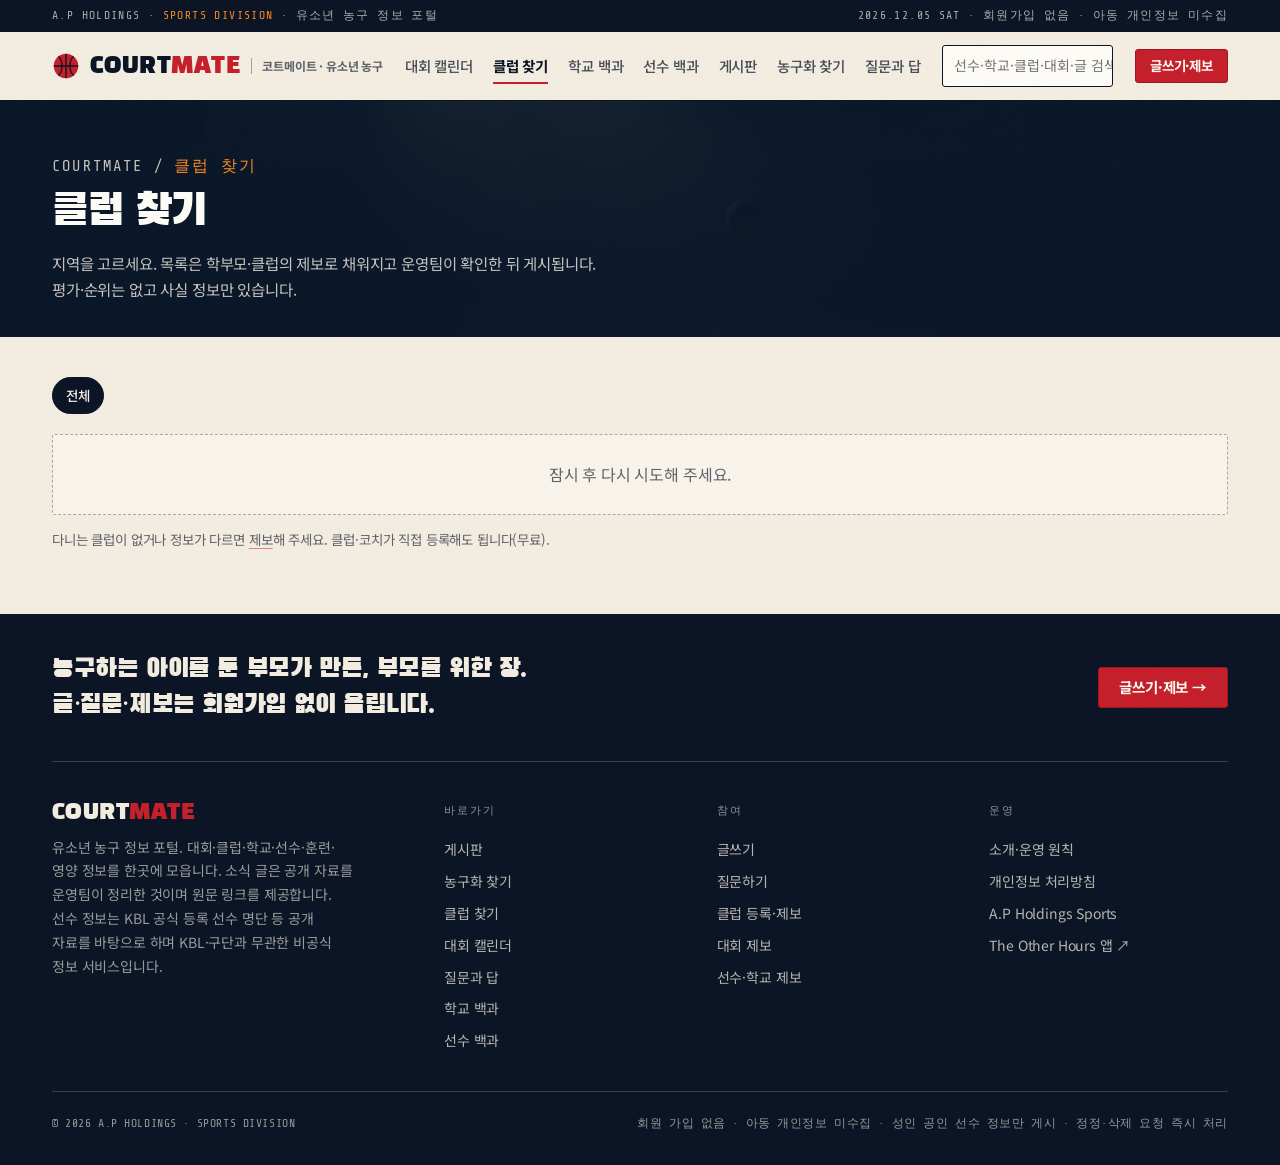
<file: clubs/index.html>
<!DOCTYPE html>
<html lang="ko">
<head>
<meta charset="utf-8">
<meta name="viewport" content="width=device-width,initial-scale=1">
<title>클럽 찾기 — 코트메이트</title>
<meta name="description" content="지역·연령·요일·회비 범위·체험 여부로 보는 유소년 농구 클럽 목록. 학부모 제보로 채워집니다.">
<link rel="canonical" href="https://sports.apholdings.kr/clubs/">
<meta property="og:title" content="클럽 찾기 — 코트메이트"><meta property="og:description" content="지역·연령·요일·회비 범위·체험 여부로 보는 유소년 농구 클럽 목록. 학부모 제보로 채워집니다."><meta property="og:type" content="website"><meta property="og:url" content="https://sports.apholdings.kr/clubs/"><meta property="og:site_name" content="CourtMate 코트메이트"><meta property="og:image" content="https://sports.apholdings.kr/assets/img/hero.jpg">
<meta name="theme-color" content="#0B1526">
<link rel="icon" href="/assets/favicon.svg" type="image/svg+xml">
<link rel="preconnect" href="https://fonts.googleapis.com"><link rel="preconnect" href="https://fonts.gstatic.com" crossorigin>
<link href="https://fonts.googleapis.com/css2?family=Black+Han+Sans&family=Noto+Sans+KR:wght@400;500;700&family=Share+Tech+Mono&display=swap" rel="stylesheet">
<link rel="stylesheet" href="/assets/cm.css?v=6">
<script type="application/ld+json">{"@context":"https://schema.org","@type":"WebSite","name":"CourtMate 코트메이트","url":"https://sports.apholdings.kr/","inLanguage":"ko","potentialAction":{"@type":"SearchAction","target":"https://sports.apholdings.kr/search/?q={q}","query-input":"required name=q"},"publisher":{"@type":"Organization","name":"A.P Holdings","url":"https://www.apholdings.kr/"}}</script>
<script defer data-ap-analytics src="https://www.apholdings.kr/analytics/ap-analytics.js?v=20261029-counter1"></script></head>
<body>
<a class="skip" href="#main">본문으로 이동</a>
<div class="topline"><div class="wrap"><span>A.P HOLDINGS · <b>SPORTS DIVISION</b><i> · 유소년 농구 정보 포털</i></span><span id="topdate">회원가입 없음 · 아동 개인정보 미수집</span></div></div>
<header class="hdr">
<div class="wrap hdr__in"><a class="brand" href="/" aria-label="코트메이트 홈"><svg viewBox="0 0 32 32" aria-hidden="true"><circle cx="16" cy="16" r="14" fill="#C7202B"/><path d="M2 16h28M16 2v28M7.4 5.2c5.4 4.6 5.4 17 0 21.6M24.6 5.2c-5.4 4.6-5.4 17 0 21.6" stroke="#0B1526" stroke-width="1.5" fill="none"/></svg><span class="brand__txt">COURT<i>MATE</i></span><span class="brand__kr">코트메이트 · 유소년 농구</span></a><nav class="nav" aria-label="주 메뉴"><a href="/events/">대회 캘린더</a><a href="/clubs/" aria-current="page">클럽 찾기</a><a href="/schools/">학교 백과</a><a href="/players/">선수 백과</a><a href="/board/">게시판</a><a href="/shoes/">농구화 찾기</a><a href="/qna/">질문과 답</a></nav>
<form class="sf srch" role="search"><input type="search" placeholder="선수·학교·클럽·대회·글 검색" aria-label="검색"><button type="submit" aria-label="검색">SEARCH</button></form>
<a class="btn btn--flag btn--sm hdr__cta" href="/submit/">글쓰기·제보</a></div>
<div class="mnav"><nav class="mnav__rail" aria-label="주 메뉴(모바일)"><a href="/events/">대회 캘린더</a><a href="/clubs/" aria-current="page">클럽 찾기</a><a href="/schools/">학교 백과</a><a href="/players/">선수 백과</a><a href="/board/">게시판</a><a href="/shoes/">농구화 찾기</a><a href="/qna/">질문과 답</a><a href="/about/">소개</a><a class="cta" href="/submit/">글쓰기·제보</a></nav></div>
</header>
<main id="main">

<section class="pagetop"><div class="pagetop__bg"><img src="/assets/img/dark-gym.jpg" alt=""></div><div class="wrap pagetop__in"><p class="crumb"><a href="/">COURTMATE</a> / <b>클럽 찾기</b></p><h1>클럽 찾기</h1><p>지역을 고르세요. 목록은 학부모·클럽의 제보로 채워지고 운영팀이 확인한 뒤 게시됩니다. 평가·순위는 없고 사실 정보만 있습니다.</p></div></section>
<section class="section"><div class="wrap">
<div class="filters" id="regions"><button class="chip" aria-pressed="true" data-r="">전체</button></div>
<div class="list" id="clubs"><div class="empty">불러오는 중…</div></div>
<p class="note">다니는 클럽이 없거나 정보가 다르면 <a href="/submit/?type=club">제보</a>해 주세요. 클럽·코치가 직접 등록해도 됩니다(무료).</p>
</div></section>

</main>
<footer><div class="wrap">
<div class="ft-cta"><h3>농구하는 아이를 둔 부모가 만든, 부모를 위한 장.<br>글·질문·제보는 회원가입 없이 올립니다.</h3><a class="btn btn--flag" href="/submit/">글쓰기·제보 →</a></div>
<div class="ft-grid">
<div><b class="brand__txt">COURT<i>MATE</i></b><p>유소년 농구 정보 포털. 대회·클럽·학교·선수·훈련·영양 정보를 한곳에 모읍니다. 소식 글은 공개 자료를 운영팀이 정리한 것이며 원문 링크를 제공합니다. 선수 정보는 KBL 공식 등록 선수 명단 등 공개 자료를 바탕으로 하며 KBL·구단과 무관한 비공식 정보 서비스입니다.</p></div>
<div><b>바로가기</b><a href="/board/">게시판</a><a href="/shoes/">농구화 찾기</a><a href="/clubs/">클럽 찾기</a><a href="/events/">대회 캘린더</a><a href="/qna/">질문과 답</a><a href="/schools/">학교 백과</a><a href="/players/">선수 백과</a></div>
<div><b>참여</b><a href="/submit/?type=post">글쓰기</a><a href="/submit/?type=question">질문하기</a><a href="/submit/?type=club">클럽 등록·제보</a><a href="/submit/?type=event">대회 제보</a><a href="/submit/?type=player">선수·학교 제보</a></div>
<div><b>운영</b><a href="/about/">소개·운영 원칙</a><a href="/privacy/">개인정보 처리방침</a><a href="https://www.apholdings.kr/ko/sports/">A.P Holdings Sports</a><a href="https://apps.apple.com/kr/app/id6803709958" target="_blank" rel="noopener noreferrer">The Other Hours 앱 ↗</a></div>
</div>
<div class="ft-bottom"><span>© 2026 A.P HOLDINGS · SPORTS DIVISION</span><span>회원 가입 없음 · 아동 개인정보 미수집 · 성인 공인 선수 정보만 게시 · 정정·삭제 요청 즉시 처리</span></div>
</div></footer>
<script src="/assets/cm.js?v=6"></script>
<script>
(async()=>{const box=document.getElementById('clubs'),rb=document.getElementById('regions');let all=[];
try{all=await CM.get('cm_clubs_public','select=*&order=premium.desc,region.asc,name.asc');}catch(e){box.innerHTML='<div class="empty">잠시 후 다시 시도해 주세요.</div>';return;}
const regs=[...new Set(all.map(c=>c.region))];regs.forEach(r=>{const b=document.createElement('button');b.className='chip';b.dataset.r=r;b.textContent=r+' ('+all.filter(c=>c.region===r).length+')';b.setAttribute('aria-pressed','false');rb.appendChild(b);});
function render(r){const list=r?all.filter(c=>c.region===r):all;box.innerHTML=list.length?list.map(CM.clubItem).join(''):'<div class="empty">이 지역은 아직 제보가 없어요. <a href="/submit/?type=club">첫 제보</a>를 부탁드려요.</div>';}
rb.addEventListener('click',e=>{const b=e.target.closest('.chip');if(!b)return;rb.querySelectorAll('.chip').forEach(x=>x.setAttribute('aria-pressed','false'));b.setAttribute('aria-pressed','true');render(b.dataset.r);});render('');})();
</script>
</body>
</html>
</file>
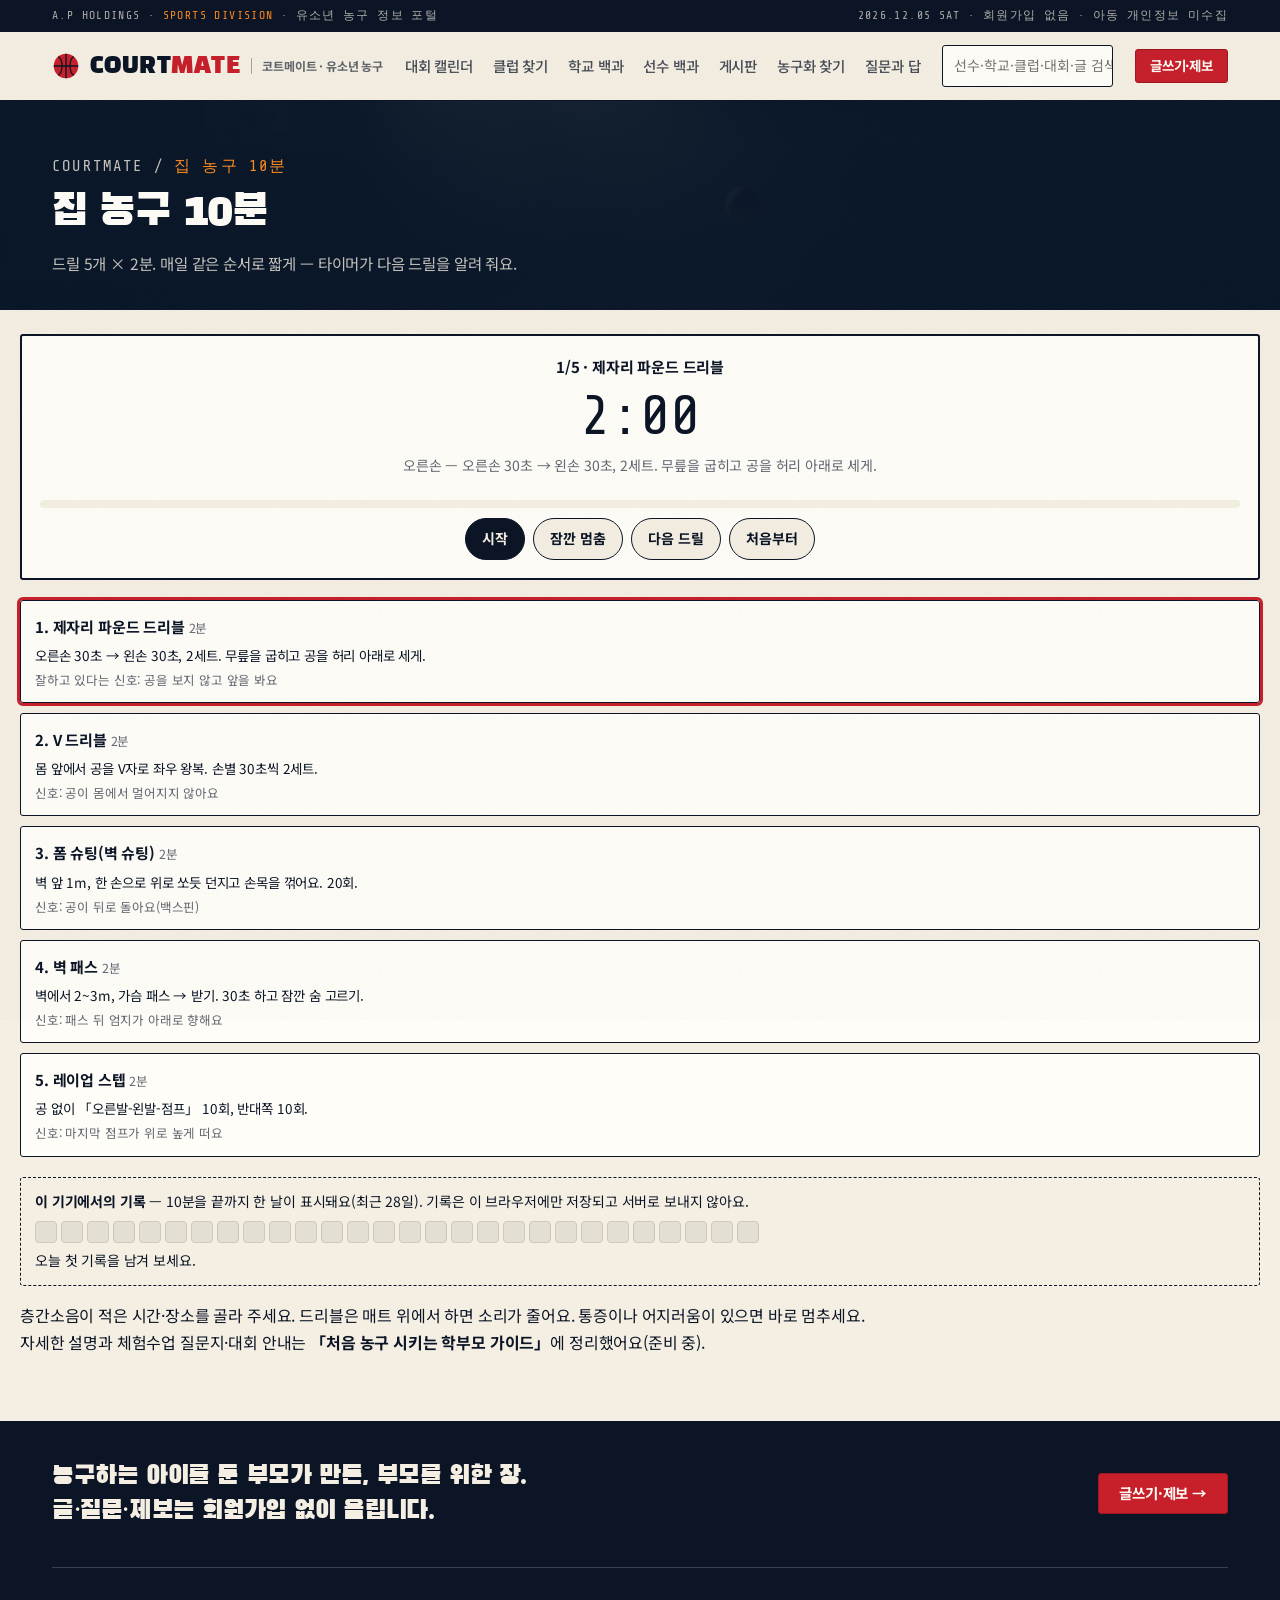
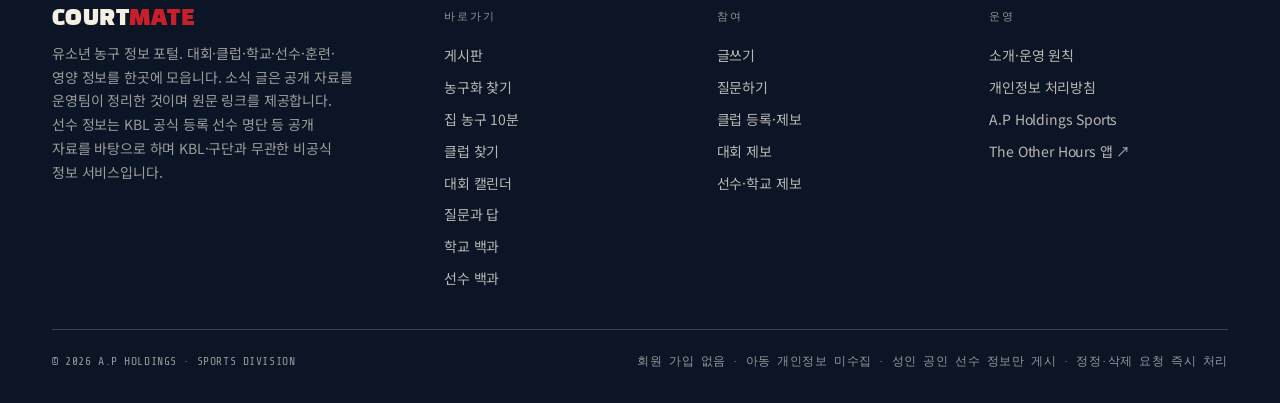
<file: drills/index.html>
<!DOCTYPE html>
<html lang="ko">
<head>
<meta charset="utf-8">
<meta name="viewport" content="width=device-width,initial-scale=1">
<title>집 농구 10분 — 코트메이트</title>
<meta name="description" content="초등 농구 아이를 위한 하루 10분 집 연습: 드리블·슈팅·패스·레이업 드릴 5개를 2분씩 안내하는 무료 타이머. 회원가입 없음.">
<link rel="canonical" href="https://sports.apholdings.kr/drills/">
<meta property="og:title" content="집 농구 10분 — 코트메이트"><meta property="og:description" content="초등 농구 아이를 위한 하루 10분 집 연습: 드리블·슈팅·패스·레이업 드릴 5개를 2분씩 안내하는 무료 타이머. 회원가입 없음."><meta property="og:type" content="website"><meta property="og:url" content="https://sports.apholdings.kr/shoes/"><meta property="og:site_name" content="CourtMate 코트메이트"><meta property="og:image" content="https://sports.apholdings.kr/assets/img/hero.jpg">
<meta name="theme-color" content="#0B1526">
<link rel="icon" href="/assets/favicon.svg" type="image/svg+xml">
<link rel="preconnect" href="https://fonts.googleapis.com"><link rel="preconnect" href="https://fonts.gstatic.com" crossorigin>
<link href="https://fonts.googleapis.com/css2?family=Black+Han+Sans&family=Noto+Sans+KR:wght@400;500;700&family=Share+Tech+Mono&display=swap" rel="stylesheet">
<link rel="stylesheet" href="/assets/cm.css?v=6">
<script type="application/ld+json">{"@context":"https://schema.org","@type":"WebSite","name":"CourtMate 코트메이트","url":"https://sports.apholdings.kr/","inLanguage":"ko","potentialAction":{"@type":"SearchAction","target":"https://sports.apholdings.kr/search/?q={q}","query-input":"required name=q"},"publisher":{"@type":"Organization","name":"A.P Holdings","url":"https://www.apholdings.kr/"}}</script>
<script defer data-ap-analytics src="https://www.apholdings.kr/analytics/ap-analytics.js?v=20261029-counter1"></script></head>
<body>
<a class="skip" href="#main">본문으로 이동</a>
<div class="topline"><div class="wrap"><span>A.P HOLDINGS · <b>SPORTS DIVISION</b><i> · 유소년 농구 정보 포털</i></span><span id="topdate">회원가입 없음 · 아동 개인정보 미수집</span></div></div>
<header class="hdr">
<div class="wrap hdr__in"><a class="brand" href="/" aria-label="코트메이트 홈"><svg viewBox="0 0 32 32" aria-hidden="true"><circle cx="16" cy="16" r="14" fill="#C7202B"/><path d="M2 16h28M16 2v28M7.4 5.2c5.4 4.6 5.4 17 0 21.6M24.6 5.2c-5.4 4.6-5.4 17 0 21.6" stroke="#0B1526" stroke-width="1.5" fill="none"/></svg><span class="brand__txt">COURT<i>MATE</i></span><span class="brand__kr">코트메이트 · 유소년 농구</span></a><nav class="nav" aria-label="주 메뉴"><a href="/events/">대회 캘린더</a><a href="/clubs/">클럽 찾기</a><a href="/schools/">학교 백과</a><a href="/players/">선수 백과</a><a href="/board/">게시판</a><a href="/shoes/">농구화 찾기</a><a href="/qna/">질문과 답</a></nav>
<form class="sf srch" role="search"><input type="search" placeholder="선수·학교·클럽·대회·글 검색" aria-label="검색"><button type="submit" aria-label="검색">SEARCH</button></form>
<a class="btn btn--flag btn--sm hdr__cta" href="/submit/">글쓰기·제보</a></div>
<div class="mnav"><nav class="mnav__rail" aria-label="주 메뉴(모바일)"><a href="/events/">대회 캘린더</a><a href="/clubs/">클럽 찾기</a><a href="/schools/">학교 백과</a><a href="/players/">선수 백과</a><a href="/board/">게시판</a><a href="/shoes/">농구화 찾기</a><a href="/qna/">질문과 답</a><a href="/about/">소개</a><a class="cta" href="/submit/">글쓰기·제보</a></nav></div>
</header>
<main id="main">
<section class="pagetop"><div class="pagetop__bg"><img src="/assets/img/dark-gym.jpg" alt=""></div><div class="wrap pagetop__in"><p class="crumb"><a href="/">COURTMATE</a> / <b>집 농구 10분</b></p><h1>집 농구 10분</h1><p class="lede">드릴 5개 × 2분. 매일 같은 순서로 짧게 — 타이머가 다음 드릴을 알려 줘요.</p></div></section>
<section class="wrap" style="padding:24px 0 40px">
<style>
.dr-timer{border:2px solid var(--ink);border-radius:var(--r);background:var(--white);padding:18px;margin:0 0 20px;text-align:center}
.dr-timer .now{font-size:15px;font-weight:700;margin-bottom:4px}
.dr-timer .clock{font-family:var(--f-mono);font-size:56px;line-height:1.1;margin:6px 0}
.dr-timer .hint{font-size:14px;color:var(--muted);min-height:2.6em}
.dr-timer .bar{height:8px;background:var(--paper);border-radius:99px;overflow:hidden;margin:10px 0}.dr-timer .bar i{display:block;height:100%;width:0;background:var(--flag);transition:width .3s}
.dr-timer .ctl{display:flex;gap:8px;justify-content:center;flex-wrap:wrap}
.dr-timer button{border:1.5px solid var(--ink);border-radius:999px;padding:8px 16px;font-weight:700;background:var(--paper);cursor:pointer;font-size:14px}
.dr-timer button.main{background:var(--ink);color:var(--paper)}
.dr-list{display:grid;gap:10px;margin:0 0 20px}
.dr{border:1.5px solid var(--ink);border-radius:var(--r);background:var(--white);padding:12px 14px}
.dr.on{outline:3px solid var(--flag)}
.dr b{font-size:15px}.dr .m{font-size:13.5px;margin:4px 0 2px}.dr .s{font-size:12.5px;color:var(--muted)}
.dr-log{border:1.5px dashed var(--ink);border-radius:var(--r);padding:12px 14px;font-size:14px}
.dr-log .days{display:flex;gap:4px;flex-wrap:wrap;margin-top:8px}.dr-log .days span{width:22px;height:22px;border-radius:4px;background:#e4dfd3;border:1px solid #cfc8b8;display:inline-block}.dr-log .days span.y{background:var(--flag)}
</style>
<div class="dr-timer" aria-live="polite">
 <div class="now" id="drNow">준비됐나요? 시작을 누르세요</div>
 <div class="clock" id="drClock">10:00</div>
 <div class="hint" id="drHint">드릴 5개를 2분씩, 총 10분이에요.</div>
 <div class="bar"><i id="drBar"></i></div>
 <div class="ctl"><button class="main" id="drStart">시작</button><button id="drPause">잠깐 멈춤</button><button id="drSkip">다음 드릴</button><button id="drReset">처음부터</button></div>
</div>
<div class="dr-list" id="drList"></div>
<div class="dr-log"><b>이 기기에서의 기록</b> — 10분을 끝까지 한 날이 표시돼요(최근 28일). 기록은 이 브라우저에만 저장되고 서버로 보내지 않아요.<div class="days" id="drDays"></div><div id="drStreak" style="margin-top:6px"></div></div>
<p class="legend" style="margin-top:16px">층간소음이 적은 시간·장소를 골라 주세요. 드리블은 매트 위에서 하면 소리가 줄어요. 통증이나 어지러움이 있으면 바로 멈추세요.<br>자세한 설명과 체험수업 질문지·대회 안내는 <b>「처음 농구 시키는 학부모 가이드」</b>에 정리했어요(준비 중).</p>
</section>
<script>
(function(){
var D=[
 {t:'제자리 파운드 드리블',m:'오른손 30초 → 왼손 30초, 2세트. 무릎을 굽히고 공을 허리 아래로 세게.',s:'잘하고 있다는 신호: 공을 보지 않고 앞을 봐요',cue:['오른손','왼손','오른손','왼손']},
 {t:'V 드리블',m:'몸 앞에서 공을 V자로 좌우 왕복. 손별 30초씩 2세트.',s:'신호: 공이 몸에서 멀어지지 않아요',cue:['오른손','왼손','오른손','왼손']},
 {t:'폼 슈팅(벽 슈팅)',m:'벽 앞 1m, 한 손으로 위로 쏘듯 던지고 손목을 꺾어요. 20회.',s:'신호: 공이 뒤로 돌아요(백스핀)',cue:['천천히 10회','손목 끝까지 10회','','']},
 {t:'벽 패스',m:'벽에서 2~3m, 가슴 패스 → 받기. 30초 하고 잠깐 숨 고르기.',s:'신호: 패스 뒤 엄지가 아래로 향해요',cue:['가슴 패스','숨 고르기','가슴 패스','숨 고르기']},
 {t:'레이업 스텝',m:'공 없이 「오른발-왼발-점프」 10회, 반대쪽 10회.',s:'신호: 마지막 점프가 위로 높게 떠요',cue:['오른손 레이업 스텝','오른손 레이업 스텝','왼손 레이업 스텝','왼손 레이업 스텝']}
];
var SEG=120,i=0,left=SEG,run=null,K='cm_drill_days';
var L=document.getElementById('drList');
L.innerHTML=D.map(function(d,k){return '<div class="dr" id="dr'+k+'"><b>'+(k+1)+'. '+d.t+'</b> <span class="s">2분</span><div class="m">'+d.m+'</div><div class="s">'+d.s+'</div></div>'}).join('');
function fmt(s){var a=Math.floor(s/60),b=s%60;return a+':'+(b<10?'0':'')+b}
function beep(f){try{var c=new (window.AudioContext||window.webkitAudioContext)(),o=c.createOscillator(),g=c.createGain();o.frequency.value=f||880;o.connect(g);g.connect(c.destination);g.gain.value=.15;o.start();setTimeout(function(){o.stop();c.close()},220)}catch(e){}}
function total(){return (D.length-i-1)*SEG+left}
function draw(){
 for(var k=0;k<D.length;k++)document.getElementById('dr'+k).className='dr'+(k===i&&run!==undefined?' on':'');
 document.getElementById('drClock').textContent=fmt(left);
 document.getElementById('drBar').style.width=((D.length*SEG-total())/(D.length*SEG)*100)+'%';
 if(i<D.length){var d=D[i],q=d.cue[Math.min(3,Math.floor((SEG-left)/30))];document.getElementById('drNow').textContent=(i+1)+'/5 · '+d.t;document.getElementById('drHint').textContent=(q?q+' — ':'')+d.m}
}
function tick(){left--;if(left>0&&left%30===0)beep(660);if(left<=0){beep(990);i++;left=SEG;if(i>=D.length){done();return}}draw()}
function start(){if(run)return;if(i>=D.length){i=0;left=SEG}run=setInterval(tick,1000);beep(880);draw()}
function pause(){clearInterval(run);run=null}
function done(){pause();i=D.length;document.getElementById('drNow').textContent='오늘 10분 끝! 잘했어요';document.getElementById('drHint').textContent='내일도 같은 순서로 해 봐요.';document.getElementById('drClock').textContent='0:00';document.getElementById('drBar').style.width='100%';save();days()}
function today(){var d=new Date();return d.getFullYear()+'-'+(d.getMonth()+1)+'-'+d.getDate()}
function get(){try{return JSON.parse(localStorage.getItem(K)||'[]')}catch(e){return[]}}
function save(){try{var a=get();if(a.indexOf(today())<0){a.push(today());localStorage.setItem(K,JSON.stringify(a.slice(-60)))}}catch(e){}}
function days(){var a=get(),h='',st=0,run2=true;for(var n=27;n>=0;n--){var d=new Date();d.setDate(d.getDate()-n);var k=d.getFullYear()+'-'+(d.getMonth()+1)+'-'+d.getDate();h+='<span class="'+(a.indexOf(k)>=0?'y':'')+'" title="'+k+'"></span>'}
 for(var m=0;m<60;m++){var e=new Date();e.setDate(e.getDate()-m);var k2=e.getFullYear()+'-'+(e.getMonth()+1)+'-'+e.getDate();if(a.indexOf(k2)>=0)st++;else if(m>0)break}
 document.getElementById('drDays').innerHTML=h;document.getElementById('drStreak').textContent=st?('연속 '+st+'일째!'):'오늘 첫 기록을 남겨 보세요.'}
document.getElementById('drStart').onclick=start;
document.getElementById('drPause').onclick=pause;
document.getElementById('drSkip').onclick=function(){i++;left=SEG;if(i>=D.length){done();return}draw()};
document.getElementById('drReset').onclick=function(){pause();i=0;left=SEG;draw();document.getElementById('drNow').textContent='준비됐나요? 시작을 누르세요'};
draw();days();
})();
</script>
</main>

<footer><div class="wrap">
<div class="ft-cta"><h3>농구하는 아이를 둔 부모가 만든, 부모를 위한 장.<br>글·질문·제보는 회원가입 없이 올립니다.</h3><a class="btn btn--flag" href="/submit/">글쓰기·제보 →</a></div>
<div class="ft-grid">
<div><b class="brand__txt">COURT<i>MATE</i></b><p>유소년 농구 정보 포털. 대회·클럽·학교·선수·훈련·영양 정보를 한곳에 모읍니다. 소식 글은 공개 자료를 운영팀이 정리한 것이며 원문 링크를 제공합니다. 선수 정보는 KBL 공식 등록 선수 명단 등 공개 자료를 바탕으로 하며 KBL·구단과 무관한 비공식 정보 서비스입니다.</p></div>
<div><b>바로가기</b><a href="/board/">게시판</a><a href="/shoes/">농구화 찾기</a><a href="/drills/">집 농구 10분</a><a href="/clubs/">클럽 찾기</a><a href="/events/">대회 캘린더</a><a href="/qna/">질문과 답</a><a href="/schools/">학교 백과</a><a href="/players/">선수 백과</a></div>
<div><b>참여</b><a href="/submit/?type=post">글쓰기</a><a href="/submit/?type=question">질문하기</a><a href="/submit/?type=club">클럽 등록·제보</a><a href="/submit/?type=event">대회 제보</a><a href="/submit/?type=player">선수·학교 제보</a></div>
<div><b>운영</b><a href="/about/">소개·운영 원칙</a><a href="/privacy/">개인정보 처리방침</a><a href="https://www.apholdings.kr/ko/sports/">A.P Holdings Sports</a><a href="https://apps.apple.com/kr/app/id6803709958" target="_blank" rel="noopener noreferrer">The Other Hours 앱 ↗</a></div>
</div>
<div class="ft-bottom"><span>© 2026 A.P HOLDINGS · SPORTS DIVISION</span><span>회원 가입 없음 · 아동 개인정보 미수집 · 성인 공인 선수 정보만 게시 · 정정·삭제 요청 즉시 처리</span></div>
</div></footer>
<script src="/assets/cm.js?v=6"></script>
</body>
</html>
</file>
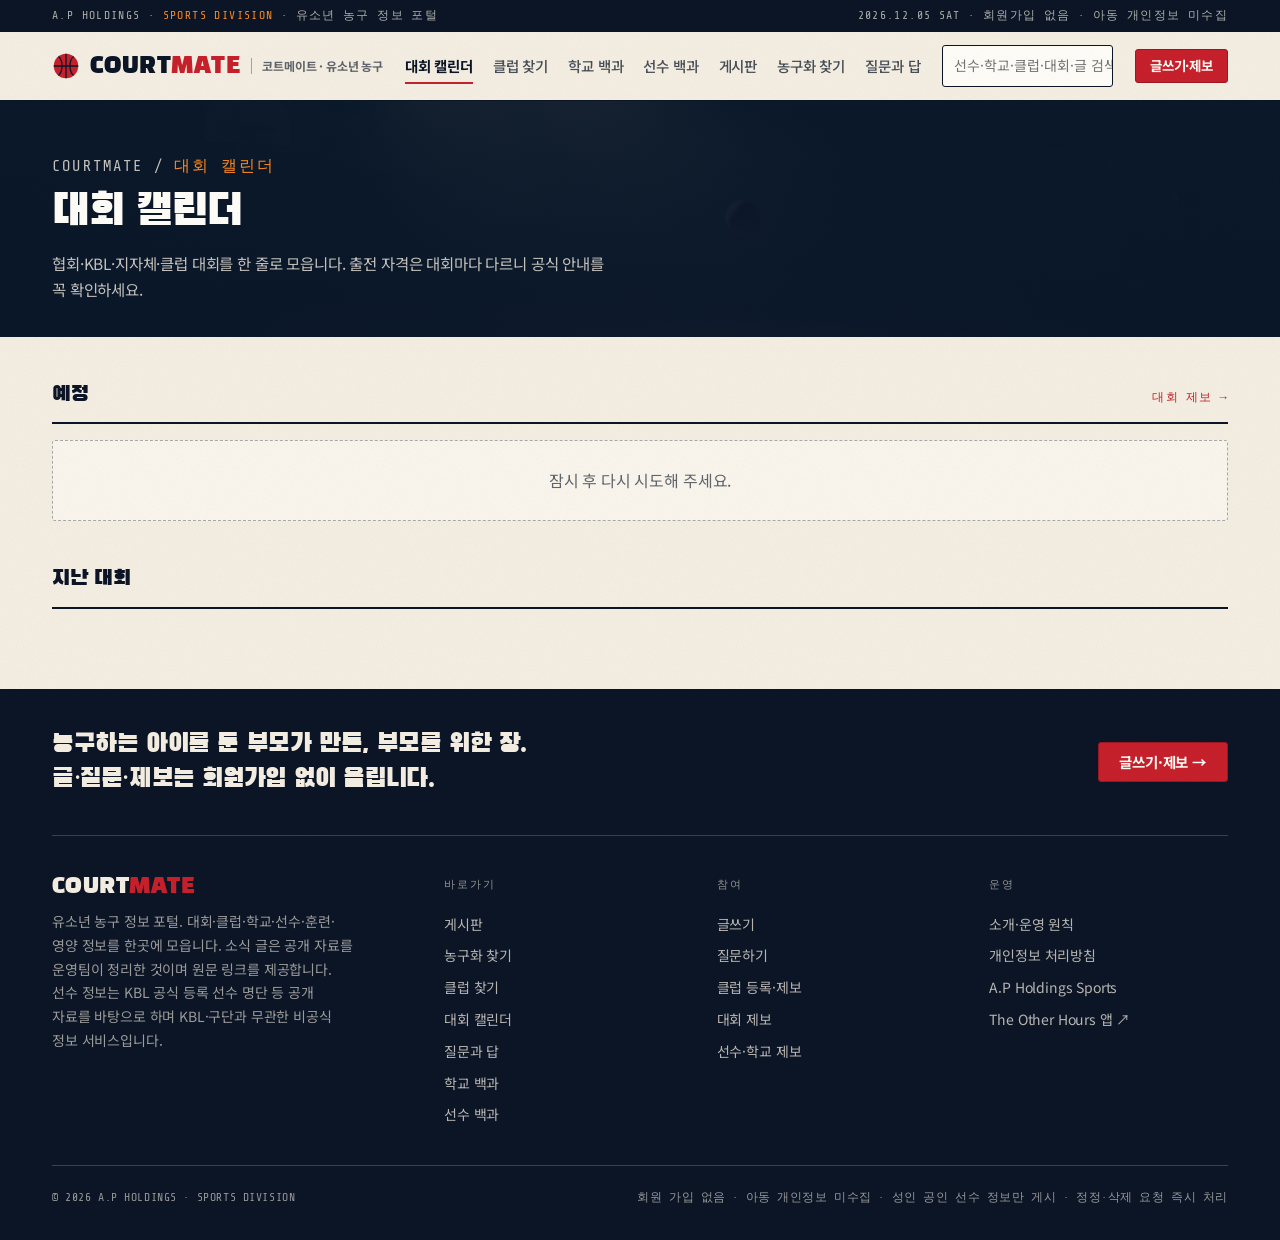
<file: events/index.html>
<!DOCTYPE html>
<html lang="ko">
<head>
<meta charset="utf-8">
<meta name="viewport" content="width=device-width,initial-scale=1">
<title>대회 캘린더 — 코트메이트</title>
<meta name="description" content="대한민국농구협회 디비전·종별대회, KBL Y리그, 지자체 유소년 농구 대회 일정. 학부모·주최 측 제보로 채워집니다.">
<link rel="canonical" href="https://sports.apholdings.kr/events/">
<meta property="og:title" content="대회 캘린더 — 코트메이트"><meta property="og:description" content="대한민국농구협회 디비전·종별대회, KBL Y리그, 지자체 유소년 농구 대회 일정. 학부모·주최 측 제보로 채워집니다."><meta property="og:type" content="website"><meta property="og:url" content="https://sports.apholdings.kr/events/"><meta property="og:site_name" content="CourtMate 코트메이트"><meta property="og:image" content="https://sports.apholdings.kr/assets/img/hero.jpg">
<meta name="theme-color" content="#0B1526">
<link rel="icon" href="/assets/favicon.svg" type="image/svg+xml">
<link rel="preconnect" href="https://fonts.googleapis.com"><link rel="preconnect" href="https://fonts.gstatic.com" crossorigin>
<link href="https://fonts.googleapis.com/css2?family=Black+Han+Sans&family=Noto+Sans+KR:wght@400;500;700&family=Share+Tech+Mono&display=swap" rel="stylesheet">
<link rel="stylesheet" href="/assets/cm.css?v=6">
<script type="application/ld+json">{"@context":"https://schema.org","@type":"WebSite","name":"CourtMate 코트메이트","url":"https://sports.apholdings.kr/","inLanguage":"ko","potentialAction":{"@type":"SearchAction","target":"https://sports.apholdings.kr/search/?q={q}","query-input":"required name=q"},"publisher":{"@type":"Organization","name":"A.P Holdings","url":"https://www.apholdings.kr/"}}</script>
<script defer data-ap-analytics src="https://www.apholdings.kr/analytics/ap-analytics.js?v=20261029-counter1"></script></head>
<body>
<a class="skip" href="#main">본문으로 이동</a>
<div class="topline"><div class="wrap"><span>A.P HOLDINGS · <b>SPORTS DIVISION</b><i> · 유소년 농구 정보 포털</i></span><span id="topdate">회원가입 없음 · 아동 개인정보 미수집</span></div></div>
<header class="hdr">
<div class="wrap hdr__in"><a class="brand" href="/" aria-label="코트메이트 홈"><svg viewBox="0 0 32 32" aria-hidden="true"><circle cx="16" cy="16" r="14" fill="#C7202B"/><path d="M2 16h28M16 2v28M7.4 5.2c5.4 4.6 5.4 17 0 21.6M24.6 5.2c-5.4 4.6-5.4 17 0 21.6" stroke="#0B1526" stroke-width="1.5" fill="none"/></svg><span class="brand__txt">COURT<i>MATE</i></span><span class="brand__kr">코트메이트 · 유소년 농구</span></a><nav class="nav" aria-label="주 메뉴"><a href="/events/" aria-current="page">대회 캘린더</a><a href="/clubs/">클럽 찾기</a><a href="/schools/">학교 백과</a><a href="/players/">선수 백과</a><a href="/board/">게시판</a><a href="/shoes/">농구화 찾기</a><a href="/qna/">질문과 답</a></nav>
<form class="sf srch" role="search"><input type="search" placeholder="선수·학교·클럽·대회·글 검색" aria-label="검색"><button type="submit" aria-label="검색">SEARCH</button></form>
<a class="btn btn--flag btn--sm hdr__cta" href="/submit/">글쓰기·제보</a></div>
<div class="mnav"><nav class="mnav__rail" aria-label="주 메뉴(모바일)"><a href="/events/" aria-current="page">대회 캘린더</a><a href="/clubs/">클럽 찾기</a><a href="/schools/">학교 백과</a><a href="/players/">선수 백과</a><a href="/board/">게시판</a><a href="/shoes/">농구화 찾기</a><a href="/qna/">질문과 답</a><a href="/about/">소개</a><a class="cta" href="/submit/">글쓰기·제보</a></nav></div>
</header>
<main id="main">

<section class="pagetop"><div class="pagetop__bg"><img src="/assets/img/dark-gym.jpg" alt=""></div><div class="wrap pagetop__in"><p class="crumb"><a href="/">COURTMATE</a> / <b>대회 캘린더</b></p><h1>대회 캘린더</h1><p>협회·KBL·지자체·클럽 대회를 한 줄로 모읍니다. 출전 자격은 대회마다 다르니 공식 안내를 꼭 확인하세요.</p></div></section>
<section class="section"><div class="wrap">
<div class="sec-h"><h2>예정</h2><a href="/submit/?type=event">대회 제보 →</a></div>
<div class="list" id="up"><div class="empty">불러오는 중…</div></div>
<div class="sec-h" style="margin-top:40px"><h2>지난 대회</h2></div>
<div class="list" id="past"><div class="empty">불러오는 중…</div></div>
</div></section>

</main>
<footer><div class="wrap">
<div class="ft-cta"><h3>농구하는 아이를 둔 부모가 만든, 부모를 위한 장.<br>글·질문·제보는 회원가입 없이 올립니다.</h3><a class="btn btn--flag" href="/submit/">글쓰기·제보 →</a></div>
<div class="ft-grid">
<div><b class="brand__txt">COURT<i>MATE</i></b><p>유소년 농구 정보 포털. 대회·클럽·학교·선수·훈련·영양 정보를 한곳에 모읍니다. 소식 글은 공개 자료를 운영팀이 정리한 것이며 원문 링크를 제공합니다. 선수 정보는 KBL 공식 등록 선수 명단 등 공개 자료를 바탕으로 하며 KBL·구단과 무관한 비공식 정보 서비스입니다.</p></div>
<div><b>바로가기</b><a href="/board/">게시판</a><a href="/shoes/">농구화 찾기</a><a href="/clubs/">클럽 찾기</a><a href="/events/">대회 캘린더</a><a href="/qna/">질문과 답</a><a href="/schools/">학교 백과</a><a href="/players/">선수 백과</a></div>
<div><b>참여</b><a href="/submit/?type=post">글쓰기</a><a href="/submit/?type=question">질문하기</a><a href="/submit/?type=club">클럽 등록·제보</a><a href="/submit/?type=event">대회 제보</a><a href="/submit/?type=player">선수·학교 제보</a></div>
<div><b>운영</b><a href="/about/">소개·운영 원칙</a><a href="/privacy/">개인정보 처리방침</a><a href="https://www.apholdings.kr/ko/sports/">A.P Holdings Sports</a><a href="https://apps.apple.com/kr/app/id6803709958" target="_blank" rel="noopener noreferrer">The Other Hours 앱 ↗</a></div>
</div>
<div class="ft-bottom"><span>© 2026 A.P HOLDINGS · SPORTS DIVISION</span><span>회원 가입 없음 · 아동 개인정보 미수집 · 성인 공인 선수 정보만 게시 · 정정·삭제 요청 즉시 처리</span></div>
</div></footer>
<script src="/assets/cm.js?v=6"></script>
<script>
(async()=>{const t=new Date().toISOString().slice(0,10);try{const up=await CM.get('cm_events_public','select=*&start_date=gte.'+t+'&order=start_date.asc');const past=await CM.get('cm_events_public','select=*&start_date=lt.'+t+'&order=start_date.desc&limit=30');
document.getElementById('up').innerHTML=up.length?up.map(e=>CM.eventItem(e,false)).join(''):'<div class="empty">예정된 대회가 아직 없어요. 참가 요강을 받으셨다면 <a href="/submit/?type=event">제보</a>해 주세요.</div>';
document.getElementById('past').innerHTML=past.length?past.map(e=>CM.eventItem(e,true)).join(''):'<div class="empty">없음</div>';}catch(e){document.getElementById('up').innerHTML='<div class="empty">잠시 후 다시 시도해 주세요.</div>';document.getElementById('past').innerHTML='';}})();
</script>
</body>
</html>
</file>
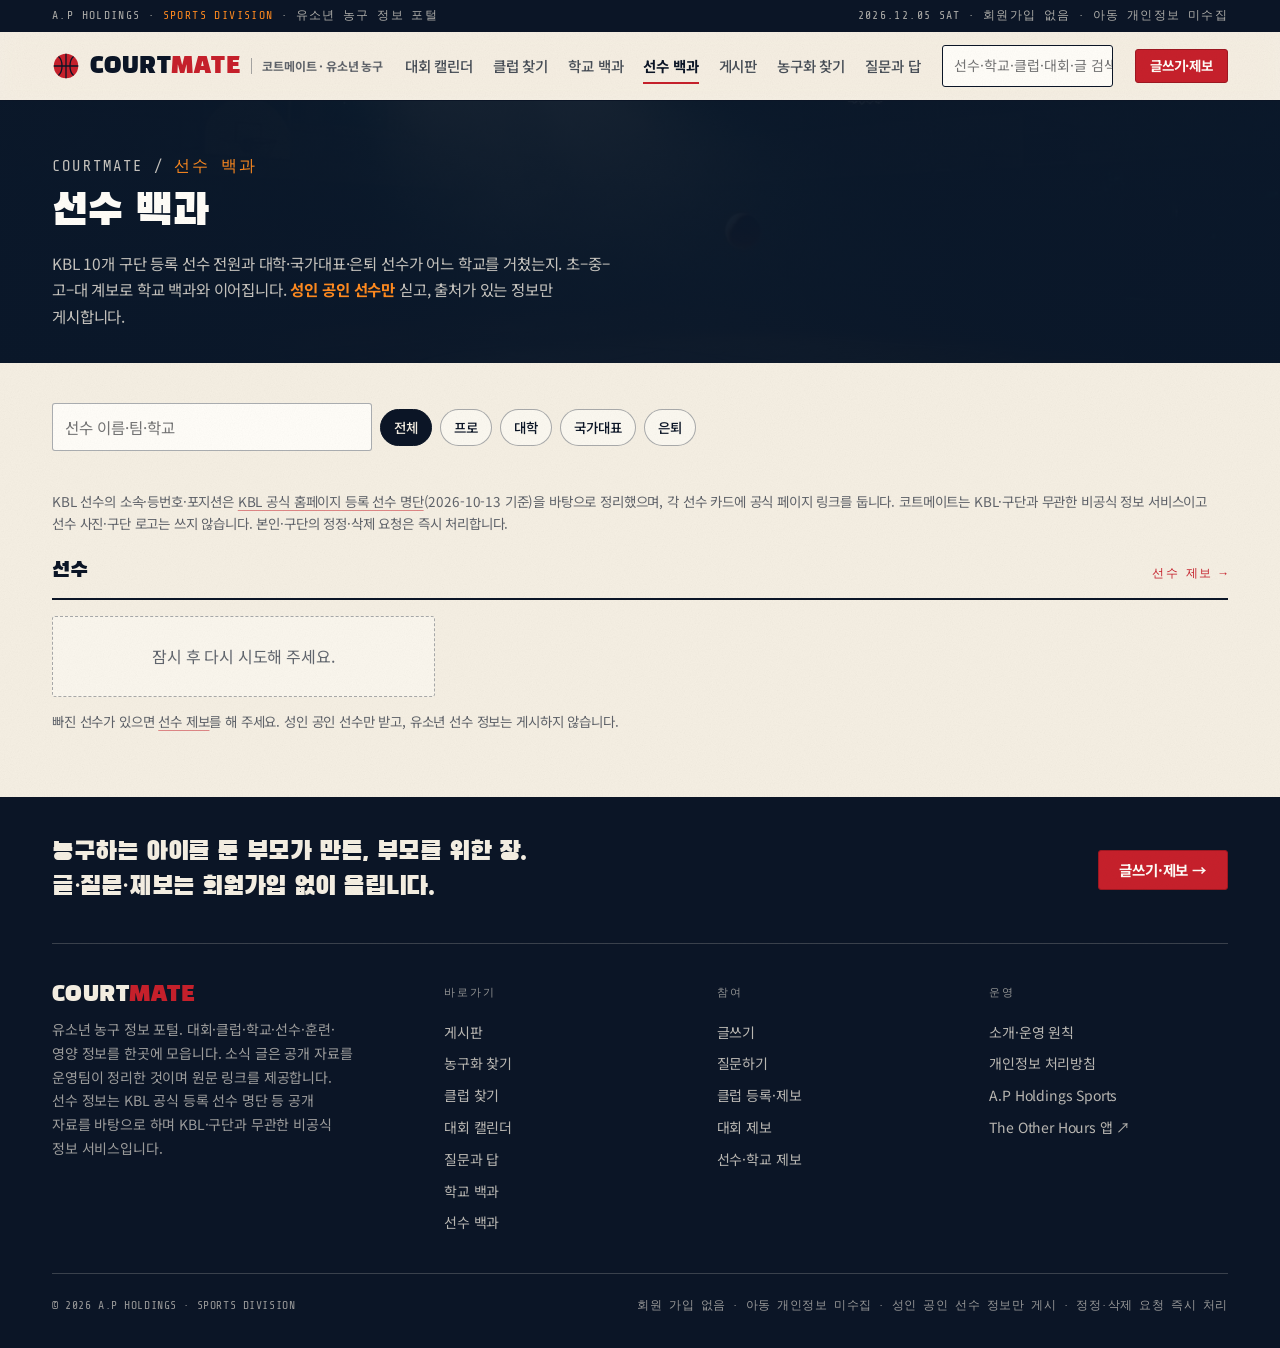
<file: players/index.html>
<!DOCTYPE html>
<html lang="ko">
<head>
<meta charset="utf-8">
<meta name="viewport" content="width=device-width,initial-scale=1">
<title>선수 백과 — 코트메이트</title>
<meta name="description" content="KBL·WKBL·대학·국가대표 등 성인 공인 농구 선수의 출신 학교 계보와 경력. 출처가 있는 정보만 싣습니다.">
<link rel="canonical" href="https://sports.apholdings.kr/players/">
<meta property="og:title" content="선수 백과 — 코트메이트"><meta property="og:description" content="KBL·WKBL·대학·국가대표 등 성인 공인 농구 선수의 출신 학교 계보와 경력. 출처가 있는 정보만 싣습니다."><meta property="og:type" content="website"><meta property="og:url" content="https://sports.apholdings.kr/players/"><meta property="og:site_name" content="CourtMate 코트메이트"><meta property="og:image" content="https://sports.apholdings.kr/assets/img/hero.jpg">
<meta name="theme-color" content="#0B1526">
<link rel="icon" href="/assets/favicon.svg" type="image/svg+xml">
<link rel="preconnect" href="https://fonts.googleapis.com"><link rel="preconnect" href="https://fonts.gstatic.com" crossorigin>
<link href="https://fonts.googleapis.com/css2?family=Black+Han+Sans&family=Noto+Sans+KR:wght@400;500;700&family=Share+Tech+Mono&display=swap" rel="stylesheet">
<link rel="stylesheet" href="/assets/cm.css?v=6">
<script type="application/ld+json">{"@context":"https://schema.org","@type":"WebSite","name":"CourtMate 코트메이트","url":"https://sports.apholdings.kr/","inLanguage":"ko","potentialAction":{"@type":"SearchAction","target":"https://sports.apholdings.kr/search/?q={q}","query-input":"required name=q"},"publisher":{"@type":"Organization","name":"A.P Holdings","url":"https://www.apholdings.kr/"}}</script>
<script defer data-ap-analytics src="https://www.apholdings.kr/analytics/ap-analytics.js?v=20261029-counter1"></script></head>
<body>
<a class="skip" href="#main">본문으로 이동</a>
<div class="topline"><div class="wrap"><span>A.P HOLDINGS · <b>SPORTS DIVISION</b><i> · 유소년 농구 정보 포털</i></span><span id="topdate">회원가입 없음 · 아동 개인정보 미수집</span></div></div>
<header class="hdr">
<div class="wrap hdr__in"><a class="brand" href="/" aria-label="코트메이트 홈"><svg viewBox="0 0 32 32" aria-hidden="true"><circle cx="16" cy="16" r="14" fill="#C7202B"/><path d="M2 16h28M16 2v28M7.4 5.2c5.4 4.6 5.4 17 0 21.6M24.6 5.2c-5.4 4.6-5.4 17 0 21.6" stroke="#0B1526" stroke-width="1.5" fill="none"/></svg><span class="brand__txt">COURT<i>MATE</i></span><span class="brand__kr">코트메이트 · 유소년 농구</span></a><nav class="nav" aria-label="주 메뉴"><a href="/events/">대회 캘린더</a><a href="/clubs/">클럽 찾기</a><a href="/schools/">학교 백과</a><a href="/players/" aria-current="page">선수 백과</a><a href="/board/">게시판</a><a href="/shoes/">농구화 찾기</a><a href="/qna/">질문과 답</a></nav>
<form class="sf srch" role="search"><input type="search" placeholder="선수·학교·클럽·대회·글 검색" aria-label="검색"><button type="submit" aria-label="검색">SEARCH</button></form>
<a class="btn btn--flag btn--sm hdr__cta" href="/submit/">글쓰기·제보</a></div>
<div class="mnav"><nav class="mnav__rail" aria-label="주 메뉴(모바일)"><a href="/events/">대회 캘린더</a><a href="/clubs/">클럽 찾기</a><a href="/schools/">학교 백과</a><a href="/players/" aria-current="page">선수 백과</a><a href="/board/">게시판</a><a href="/shoes/">농구화 찾기</a><a href="/qna/">질문과 답</a><a href="/about/">소개</a><a class="cta" href="/submit/">글쓰기·제보</a></nav></div>
</header>
<main id="main">

<section class="pagetop"><div class="pagetop__bg"><img src="/assets/img/dark-gym.jpg" alt=""></div><div class="wrap pagetop__in"><p class="crumb"><a href="/">COURTMATE</a> / <b>선수 백과</b></p><h1>선수 백과</h1><p>KBL 10개 구단 등록 선수 전원과 대학·국가대표·은퇴 선수가 어느 학교를 거쳤는지. 초–중–고–대 계보로 학교 백과와 이어집니다. <b>성인 공인 선수만</b> 싣고, 출처가 있는 정보만 게시합니다.</p></div></section>
<section class="section"><div class="wrap">
<div id="p-list">
<div class="filters"><input id="p-q" type="search" placeholder="선수 이름·팀·학교" style="max-width:320px" aria-label="선수 검색"><button class="chip" data-l="" aria-pressed="true">전체</button><button class="chip" data-l="pro">프로</button><button class="chip" data-l="college">대학</button><button class="chip" data-l="national">국가대표</button><button class="chip" data-l="retired">은퇴</button></div>
<div class="filters" id="p-teams"></div>
<p class="note" style="margin:0 0 18px">KBL 선수의 소속·등번호·포지션은 <a href="https://kbl.or.kr/player/player" target="_blank" rel="noopener noreferrer">KBL 공식 홈페이지 등록 선수 명단</a>(2026-10-13 기준)을 바탕으로 정리했으며, 각 선수 카드에 공식 페이지 링크를 둡니다. 코트메이트는 KBL·구단과 무관한 비공식 정보 서비스이고 선수 사진·구단 로고는 쓰지 않습니다. 본인·구단의 정정·삭제 요청은 즉시 처리합니다.</p>
<div class="sec-h"><h2>선수 <span id="p-count" class="mono" style="font-size:14px;color:var(--flag)"></span></h2><a href="/submit/?type=player">선수 제보 →</a></div><div class="cardgrid" id="players"><div class="empty">불러오는 중…</div></div>
<p class="note">빠진 선수가 있으면 <a href="/submit/?type=player">선수 제보</a>를 해 주세요. 성인 공인 선수만 받고, 유소년 선수 정보는 게시하지 않습니다.</p>
</div>
<div id="p-one" hidden></div>
</div></section>

</main>
<footer><div class="wrap">
<div class="ft-cta"><h3>농구하는 아이를 둔 부모가 만든, 부모를 위한 장.<br>글·질문·제보는 회원가입 없이 올립니다.</h3><a class="btn btn--flag" href="/submit/">글쓰기·제보 →</a></div>
<div class="ft-grid">
<div><b class="brand__txt">COURT<i>MATE</i></b><p>유소년 농구 정보 포털. 대회·클럽·학교·선수·훈련·영양 정보를 한곳에 모읍니다. 소식 글은 공개 자료를 운영팀이 정리한 것이며 원문 링크를 제공합니다. 선수 정보는 KBL 공식 등록 선수 명단 등 공개 자료를 바탕으로 하며 KBL·구단과 무관한 비공식 정보 서비스입니다.</p></div>
<div><b>바로가기</b><a href="/board/">게시판</a><a href="/shoes/">농구화 찾기</a><a href="/clubs/">클럽 찾기</a><a href="/events/">대회 캘린더</a><a href="/qna/">질문과 답</a><a href="/schools/">학교 백과</a><a href="/players/">선수 백과</a></div>
<div><b>참여</b><a href="/submit/?type=post">글쓰기</a><a href="/submit/?type=question">질문하기</a><a href="/submit/?type=club">클럽 등록·제보</a><a href="/submit/?type=event">대회 제보</a><a href="/submit/?type=player">선수·학교 제보</a></div>
<div><b>운영</b><a href="/about/">소개·운영 원칙</a><a href="/privacy/">개인정보 처리방침</a><a href="https://www.apholdings.kr/ko/sports/">A.P Holdings Sports</a><a href="https://apps.apple.com/kr/app/id6803709958" target="_blank" rel="noopener noreferrer">The Other Hours 앱 ↗</a></div>
</div>
<div class="ft-bottom"><span>© 2026 A.P HOLDINGS · SPORTS DIVISION</span><span>회원 가입 없음 · 아동 개인정보 미수집 · 성인 공인 선수 정보만 게시 · 정정·삭제 요청 즉시 처리</span></div>
</div></footer>
<script src="/assets/cm.js?v=6"></script>
<script>
(async()=>{const id=CM.qp('id');
if(id){document.getElementById('p-list').hidden=true;const one=document.getElementById('p-one');one.hidden=false;
 try{const [p]=await CM.get('cm_players_public','select=*&id=eq.'+encodeURIComponent(id));if(!p)throw 0;document.title=p.name+' — 선수 백과 · 코트메이트';
 const tl=(p.schools||[]).map(s=>'<li><b>'+CM.E(s.level==='대'?'대학':s.level+'등학교')+'</b>'+(s.school_id?'<a href="/schools/?id='+s.school_id+'">'+CM.E(s.school_name)+'</a>':CM.E(s.school_name))+(s.note?' <small>'+CM.E(s.note)+'</small>':'')+'</li>').join('');
 one.innerHTML='<a class="back" href="/players/">← 선수 백과</a><div class="profile"><div><span class="lv">'+CM.E(CM.LV[p.level]||p.level)+'</span><h1 style="margin:8px 0 6px;font-size:30px;letter-spacing:-.02em">'+CM.E(p.name)+(CM.num(p)?' <span class="jersey">'+CM.num(p)+'</span>':'')+'</h1><div class="kvs"><dl>'+(p.current_team?'<dt>소속</dt><dd>'+CM.E(p.current_team)+'</dd>':'')+(p.position?'<dt>포지션</dt><dd>'+CM.E(p.position)+'</dd>':'')+(p.height_cm?'<dt>신장</dt><dd>'+p.height_cm+' cm</dd>':'')+(p.birth_year?'<dt>출생</dt><dd>'+p.birth_year+'년</dd>':'')+(p.draft?'<dt>드래프트</dt><dd>'+CM.E(p.draft)+'</dd>':'')+'</dl></div>'+(p.career?'<p>'+CM.E(p.career)+'</p>':'')+(p.source?'<p class="note">출처: '+CM.link(p.source)+'</p>':'')+'</div><div class="kvs"><h3 style="margin:0 0 12px">학교 계보</h3>'+(tl?'<ul class="tl">'+tl+'</ul>':'<div class="empty">학교 정보가 아직 없어요.</div>')+'</div></div>';}
 catch(e){one.innerHTML='<a class="back" href="/players/">← 선수 백과</a><div class="empty">선수를 찾을 수 없어요.</div>';}return;}
let all=[],lvl='',team=CM.qp('team');const box=document.getElementById('players'),q=document.getElementById('p-q'),tb=document.getElementById('p-teams');
try{all=await CM.get('cm_players_public','select=*&order=name.asc');}catch(e){box.innerHTML='<div class="empty">잠시 후 다시 시도해 주세요.</div>';return;}
const teams={};all.forEach(p=>{if(p.current_team)teams[p.current_team]=(teams[p.current_team]||0)+1;});
tb.innerHTML='<button class="chip" data-t="" aria-pressed="'+(!team)+'">전 구단</button>'+Object.keys(teams).sort().map(t=>'<button class="chip" data-t="'+CM.E(t)+'" aria-pressed="'+(t===team)+'">'+CM.E(t.split(' ').slice(0,2).join(' '))+' <small>'+teams[t]+'</small></button>').join('');
const render=()=>{const t=q.value.trim().toLowerCase();const list=all.filter(p=>(!lvl||p.level===lvl)&&(!team||p.current_team===team)&&(!t||(p.name+' '+(p.current_team||'')+' '+(p.schools||[]).map(s=>s.school_name).join(' ')).toLowerCase().includes(t)));document.getElementById('p-count').textContent=list.length+'명';box.innerHTML=list.length?list.map(CM.playerCard).join(''):'<div class="empty">없음</div>';};
document.querySelectorAll('#p-list .filters:first-of-type .chip').forEach(b=>b.addEventListener('click',()=>{document.querySelectorAll('#p-list .filters:first-of-type .chip').forEach(x=>x.setAttribute('aria-pressed','false'));b.setAttribute('aria-pressed','true');lvl=b.dataset.l;render();}));
tb.addEventListener('click',e=>{const b=e.target.closest('.chip');if(!b)return;tb.querySelectorAll('.chip').forEach(x=>x.setAttribute('aria-pressed','false'));b.setAttribute('aria-pressed','true');team=b.dataset.t;history.replaceState(null,'','/players/'+(team?'?team='+encodeURIComponent(team):''));render();});q.addEventListener('input',render);render();})();
</script>
</body>
</html>
</file>
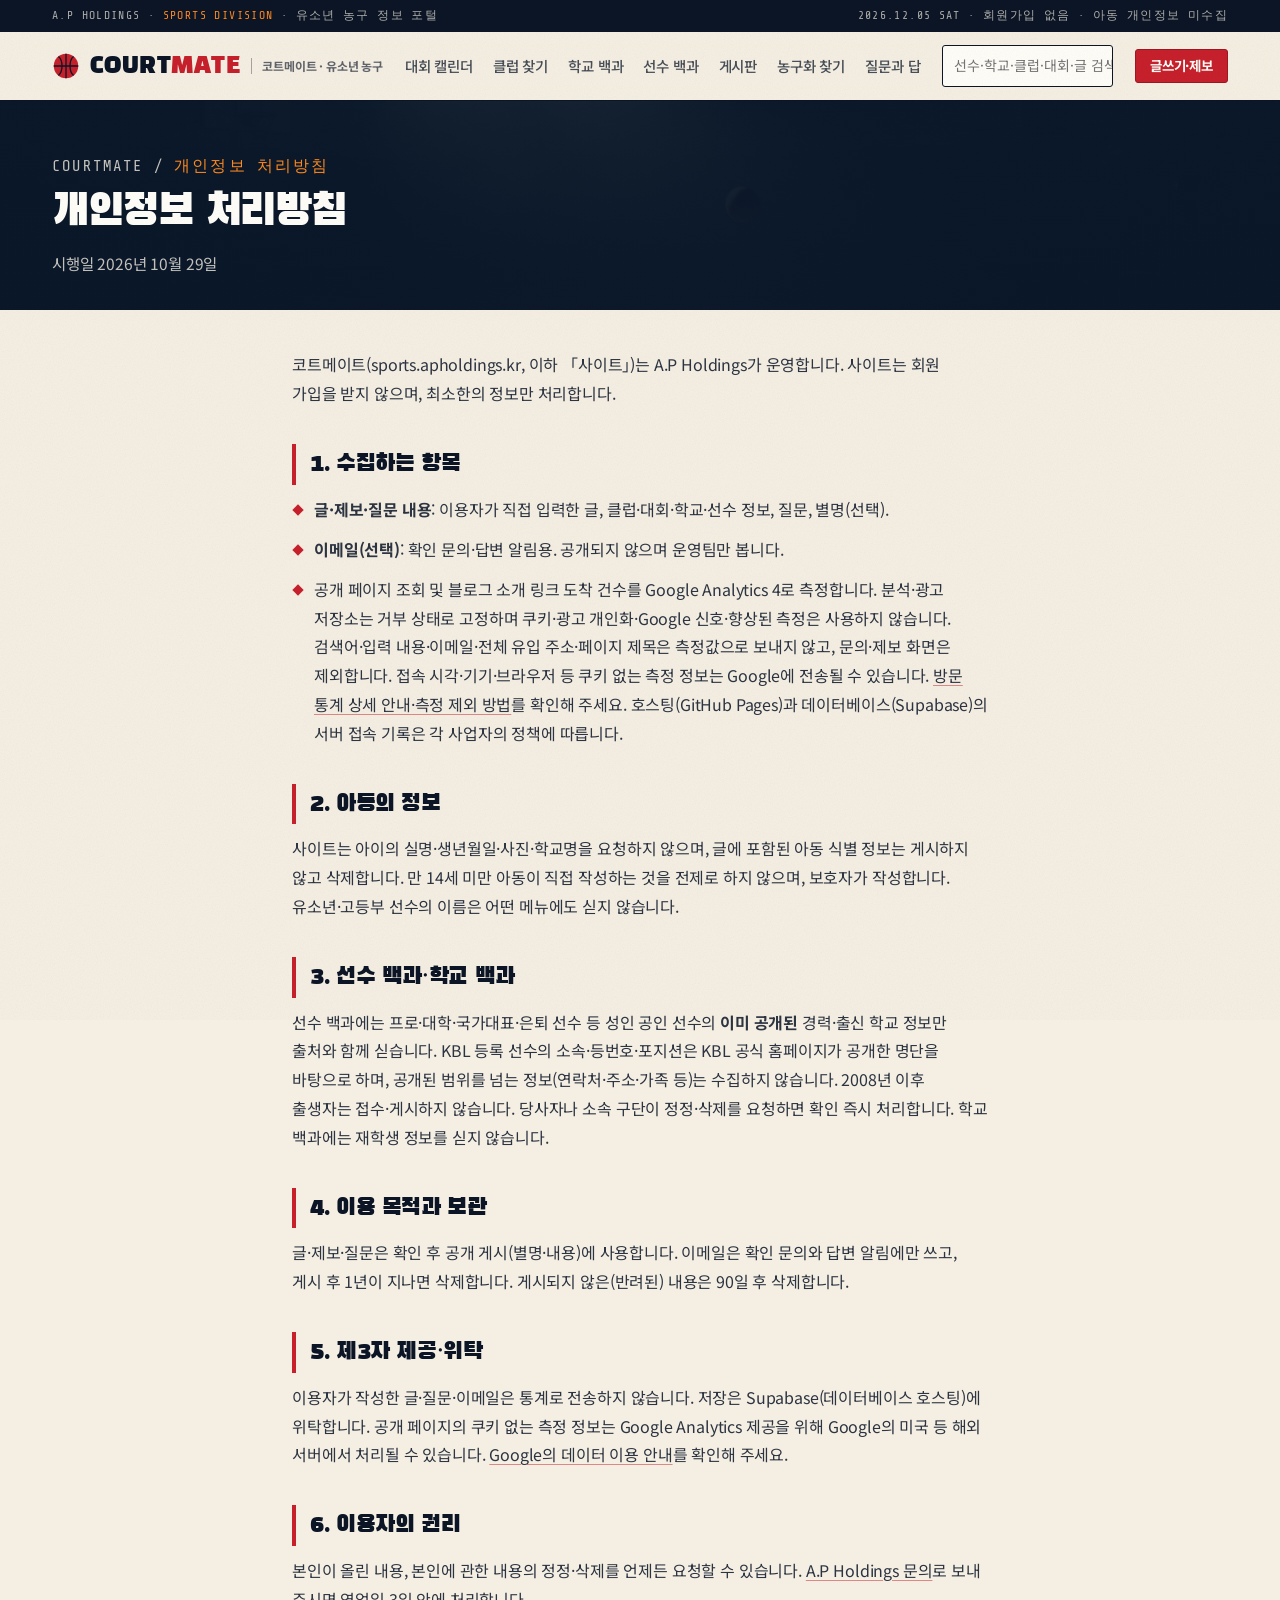
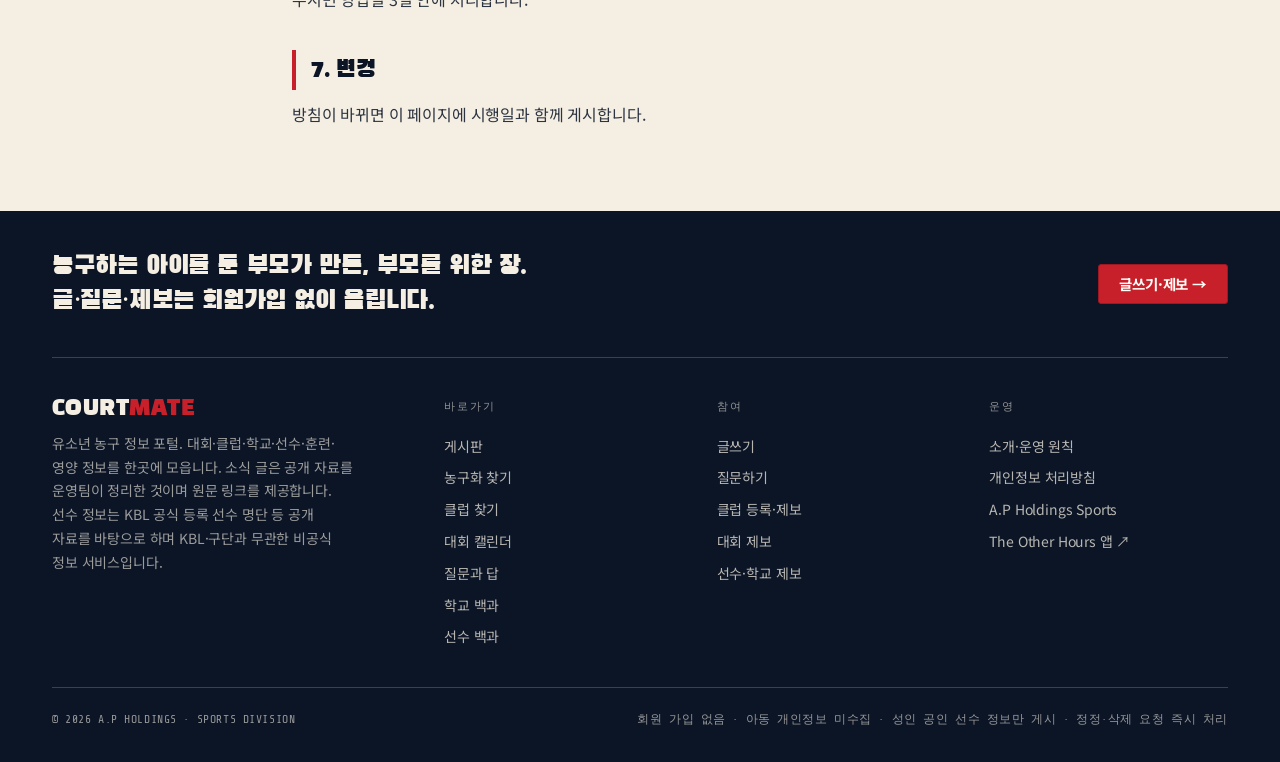
<file: privacy/index.html>
<!DOCTYPE html>
<html lang="ko">
<head>
<meta charset="utf-8">
<meta name="viewport" content="width=device-width,initial-scale=1">
<title>개인정보 처리방침 — 코트메이트</title>
<meta name="description" content="코트메이트(sports.apholdings.kr) 개인정보 처리방침.">
<link rel="canonical" href="https://sports.apholdings.kr/privacy/">
<meta property="og:title" content="개인정보 처리방침 — 코트메이트"><meta property="og:description" content="코트메이트(sports.apholdings.kr) 개인정보 처리방침."><meta property="og:type" content="website"><meta property="og:url" content="https://sports.apholdings.kr/privacy/"><meta property="og:site_name" content="CourtMate 코트메이트"><meta property="og:image" content="https://sports.apholdings.kr/assets/img/hero.jpg">
<meta name="theme-color" content="#0B1526">
<link rel="icon" href="/assets/favicon.svg" type="image/svg+xml">
<link rel="preconnect" href="https://fonts.googleapis.com"><link rel="preconnect" href="https://fonts.gstatic.com" crossorigin>
<link href="https://fonts.googleapis.com/css2?family=Black+Han+Sans&family=Noto+Sans+KR:wght@400;500;700&family=Share+Tech+Mono&display=swap" rel="stylesheet">
<link rel="stylesheet" href="/assets/cm.css?v=6">
<script type="application/ld+json">{"@context":"https://schema.org","@type":"WebSite","name":"CourtMate 코트메이트","url":"https://sports.apholdings.kr/","inLanguage":"ko","potentialAction":{"@type":"SearchAction","target":"https://sports.apholdings.kr/search/?q={q}","query-input":"required name=q"},"publisher":{"@type":"Organization","name":"A.P Holdings","url":"https://www.apholdings.kr/"}}</script>
<script defer data-ap-analytics src="https://www.apholdings.kr/analytics/ap-analytics.js?v=20261029-counter1"></script></head>
<body>
<a class="skip" href="#main">본문으로 이동</a>
<div class="topline"><div class="wrap"><span>A.P HOLDINGS · <b>SPORTS DIVISION</b><i> · 유소년 농구 정보 포털</i></span><span id="topdate">회원가입 없음 · 아동 개인정보 미수집</span></div></div>
<header class="hdr">
<div class="wrap hdr__in"><a class="brand" href="/" aria-label="코트메이트 홈"><svg viewBox="0 0 32 32" aria-hidden="true"><circle cx="16" cy="16" r="14" fill="#C7202B"/><path d="M2 16h28M16 2v28M7.4 5.2c5.4 4.6 5.4 17 0 21.6M24.6 5.2c-5.4 4.6-5.4 17 0 21.6" stroke="#0B1526" stroke-width="1.5" fill="none"/></svg><span class="brand__txt">COURT<i>MATE</i></span><span class="brand__kr">코트메이트 · 유소년 농구</span></a><nav class="nav" aria-label="주 메뉴"><a href="/events/">대회 캘린더</a><a href="/clubs/">클럽 찾기</a><a href="/schools/">학교 백과</a><a href="/players/">선수 백과</a><a href="/board/">게시판</a><a href="/shoes/">농구화 찾기</a><a href="/qna/">질문과 답</a></nav>
<form class="sf srch" role="search"><input type="search" placeholder="선수·학교·클럽·대회·글 검색" aria-label="검색"><button type="submit" aria-label="검색">SEARCH</button></form>
<a class="btn btn--flag btn--sm hdr__cta" href="/submit/">글쓰기·제보</a></div>
<div class="mnav"><nav class="mnav__rail" aria-label="주 메뉴(모바일)"><a href="/events/">대회 캘린더</a><a href="/clubs/">클럽 찾기</a><a href="/schools/">학교 백과</a><a href="/players/">선수 백과</a><a href="/board/">게시판</a><a href="/shoes/">농구화 찾기</a><a href="/qna/">질문과 답</a><a href="/about/">소개</a><a class="cta" href="/submit/">글쓰기·제보</a></nav></div>
</header>
<main id="main">

<section class="pagetop"><div class="pagetop__bg"><img src="/assets/img/dark-gym.jpg" alt=""></div><div class="wrap pagetop__in"><p class="crumb"><a href="/">COURTMATE</a> / <b>개인정보 처리방침</b></p><h1>개인정보 처리방침</h1><p>시행일 2026년 10월 29일</p></div></section>
<section class="section"><div class="wrap prose">
<p>코트메이트(sports.apholdings.kr, 이하 「사이트」)는 A.P Holdings가 운영합니다. 사이트는 회원 가입을 받지 않으며, 최소한의 정보만 처리합니다.</p>
<h2>1. 수집하는 항목</h2>
<ul><li><b>글·제보·질문 내용</b>: 이용자가 직접 입력한 글, 클럽·대회·학교·선수 정보, 질문, 별명(선택).</li>
<li><b>이메일(선택)</b>: 확인 문의·답변 알림용. 공개되지 않으며 운영팀만 봅니다.</li>
<li>공개 페이지 조회 및 블로그 소개 링크 도착 건수를 Google Analytics 4로 측정합니다. 분석·광고 저장소는 거부 상태로 고정하며 쿠키·광고 개인화·Google 신호·향상된 측정은 사용하지 않습니다. 검색어·입력 내용·이메일·전체 유입 주소·페이지 제목은 측정값으로 보내지 않고, 문의·제보 화면은 제외합니다. 접속 시각·기기·브라우저 등 쿠키 없는 측정 정보는 Google에 전송될 수 있습니다. <a href="https://www.apholdings.kr/analytics/notice.html">방문 통계 상세 안내·측정 제외 방법</a>를 확인해 주세요. 호스팅(GitHub Pages)과 데이터베이스(Supabase)의 서버 접속 기록은 각 사업자의 정책에 따릅니다.</li></ul>
<h2>2. 아동의 정보</h2>
<p>사이트는 아이의 실명·생년월일·사진·학교명을 요청하지 않으며, 글에 포함된 아동 식별 정보는 게시하지 않고 삭제합니다. 만 14세 미만 아동이 직접 작성하는 것을 전제로 하지 않으며, 보호자가 작성합니다. 유소년·고등부 선수의 이름은 어떤 메뉴에도 싣지 않습니다.</p>
<h2>3. 선수 백과·학교 백과</h2>
<p>선수 백과에는 프로·대학·국가대표·은퇴 선수 등 성인 공인 선수의 <b>이미 공개된</b> 경력·출신 학교 정보만 출처와 함께 싣습니다. KBL 등록 선수의 소속·등번호·포지션은 KBL 공식 홈페이지가 공개한 명단을 바탕으로 하며, 공개된 범위를 넘는 정보(연락처·주소·가족 등)는 수집하지 않습니다. 2008년 이후 출생자는 접수·게시하지 않습니다. 당사자나 소속 구단이 정정·삭제를 요청하면 확인 즉시 처리합니다. 학교 백과에는 재학생 정보를 싣지 않습니다.</p>
<h2>4. 이용 목적과 보관</h2>
<p>글·제보·질문은 확인 후 공개 게시(별명·내용)에 사용합니다. 이메일은 확인 문의와 답변 알림에만 쓰고, 게시 후 1년이 지나면 삭제합니다. 게시되지 않은(반려된) 내용은 90일 후 삭제합니다.</p>
<h2>5. 제3자 제공·위탁</h2>
<p>이용자가 작성한 글·질문·이메일은 통계로 전송하지 않습니다. 저장은 Supabase(데이터베이스 호스팅)에 위탁합니다. 공개 페이지의 쿠키 없는 측정 정보는 Google Analytics 제공을 위해 Google의 미국 등 해외 서버에서 처리될 수 있습니다. <a href="https://policies.google.com/technologies/partner-sites">Google의 데이터 이용 안내</a>를 확인해 주세요.</p>
<h2>6. 이용자의 권리</h2>
<p>본인이 올린 내용, 본인에 관한 내용의 정정·삭제를 언제든 요청할 수 있습니다. <a href="https://www.apholdings.kr/ko/about/">A.P Holdings 문의</a>로 보내 주시면 영업일 3일 안에 처리합니다.</p>
<h2>7. 변경</h2>
<p>방침이 바뀌면 이 페이지에 시행일과 함께 게시합니다.</p>
</div></section>

</main>
<footer><div class="wrap">
<div class="ft-cta"><h3>농구하는 아이를 둔 부모가 만든, 부모를 위한 장.<br>글·질문·제보는 회원가입 없이 올립니다.</h3><a class="btn btn--flag" href="/submit/">글쓰기·제보 →</a></div>
<div class="ft-grid">
<div><b class="brand__txt">COURT<i>MATE</i></b><p>유소년 농구 정보 포털. 대회·클럽·학교·선수·훈련·영양 정보를 한곳에 모읍니다. 소식 글은 공개 자료를 운영팀이 정리한 것이며 원문 링크를 제공합니다. 선수 정보는 KBL 공식 등록 선수 명단 등 공개 자료를 바탕으로 하며 KBL·구단과 무관한 비공식 정보 서비스입니다.</p></div>
<div><b>바로가기</b><a href="/board/">게시판</a><a href="/shoes/">농구화 찾기</a><a href="/clubs/">클럽 찾기</a><a href="/events/">대회 캘린더</a><a href="/qna/">질문과 답</a><a href="/schools/">학교 백과</a><a href="/players/">선수 백과</a></div>
<div><b>참여</b><a href="/submit/?type=post">글쓰기</a><a href="/submit/?type=question">질문하기</a><a href="/submit/?type=club">클럽 등록·제보</a><a href="/submit/?type=event">대회 제보</a><a href="/submit/?type=player">선수·학교 제보</a></div>
<div><b>운영</b><a href="/about/">소개·운영 원칙</a><a href="/privacy/">개인정보 처리방침</a><a href="https://www.apholdings.kr/ko/sports/">A.P Holdings Sports</a><a href="https://apps.apple.com/kr/app/id6803709958" target="_blank" rel="noopener noreferrer">The Other Hours 앱 ↗</a></div>
</div>
<div class="ft-bottom"><span>© 2026 A.P HOLDINGS · SPORTS DIVISION</span><span>회원 가입 없음 · 아동 개인정보 미수집 · 성인 공인 선수 정보만 게시 · 정정·삭제 요청 즉시 처리</span></div>
</div></footer>
<script src="/assets/cm.js?v=6"></script>

</body>
</html>
</file>
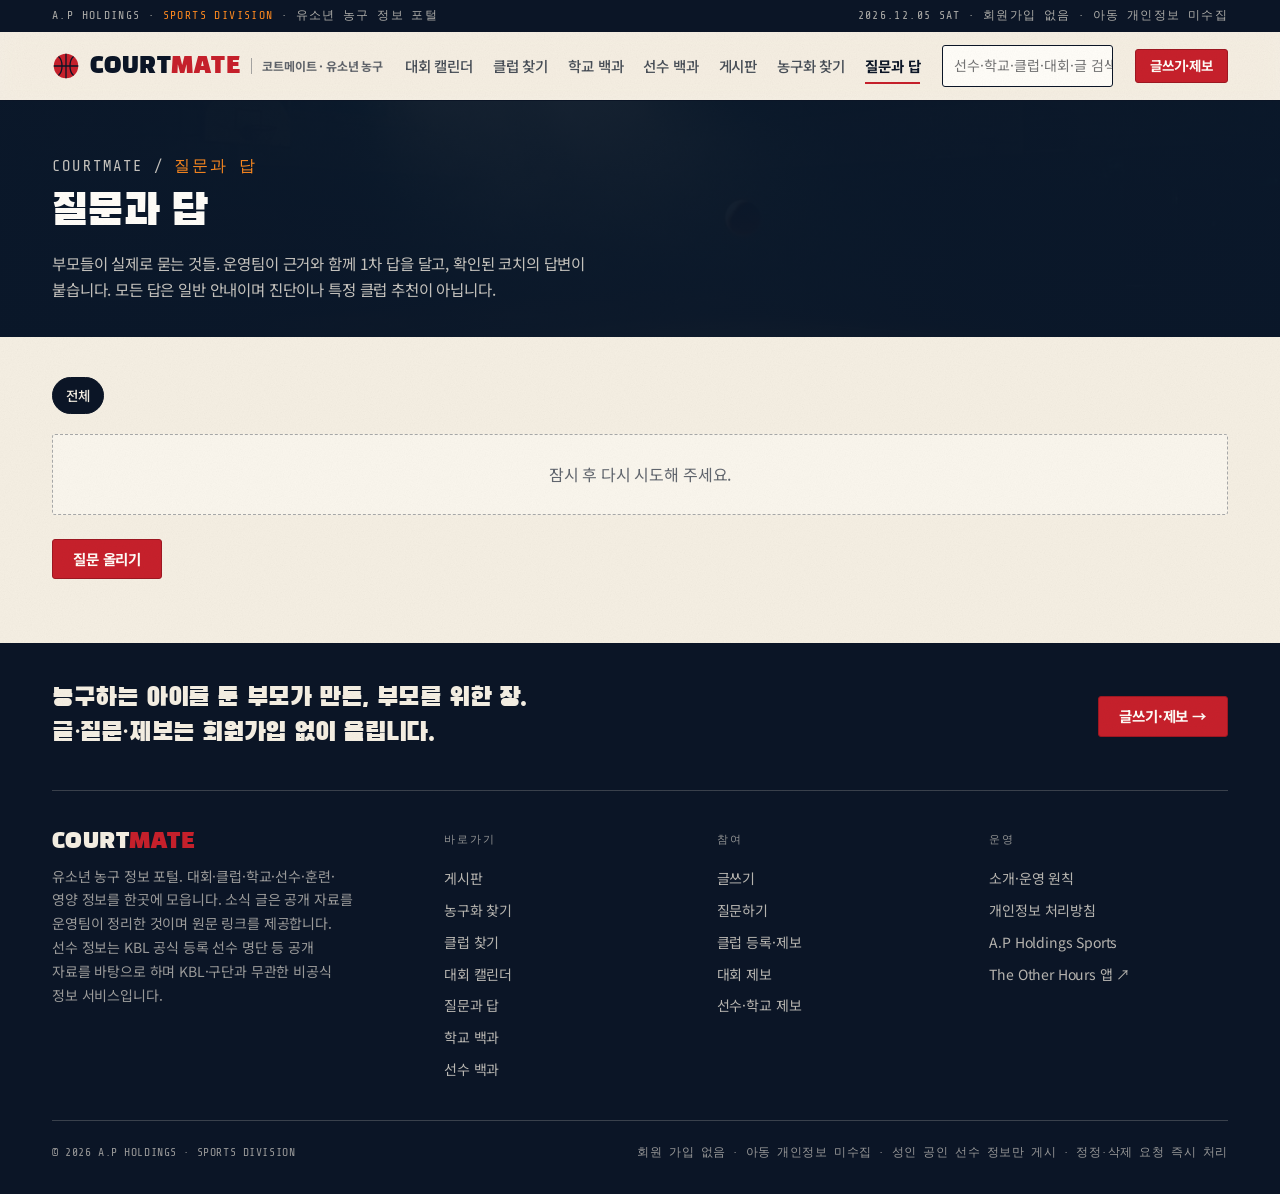
<file: qna/index.html>
<!DOCTYPE html>
<html lang="ko">
<head>
<meta charset="utf-8">
<meta name="viewport" content="width=device-width,initial-scale=1">
<title>질문과 답 — 코트메이트</title>
<meta name="description" content="유소년 농구 학부모의 질문과 운영팀·코치의 답. 클럽 고르기, 비용, 대회, 포지션, 부상·성장, 용품, 진학.">
<link rel="canonical" href="https://sports.apholdings.kr/qna/">
<meta property="og:title" content="질문과 답 — 코트메이트"><meta property="og:description" content="유소년 농구 학부모의 질문과 운영팀·코치의 답. 클럽 고르기, 비용, 대회, 포지션, 부상·성장, 용품, 진학."><meta property="og:type" content="website"><meta property="og:url" content="https://sports.apholdings.kr/qna/"><meta property="og:site_name" content="CourtMate 코트메이트"><meta property="og:image" content="https://sports.apholdings.kr/assets/img/hero.jpg">
<meta name="theme-color" content="#0B1526">
<link rel="icon" href="/assets/favicon.svg" type="image/svg+xml">
<link rel="preconnect" href="https://fonts.googleapis.com"><link rel="preconnect" href="https://fonts.gstatic.com" crossorigin>
<link href="https://fonts.googleapis.com/css2?family=Black+Han+Sans&family=Noto+Sans+KR:wght@400;500;700&family=Share+Tech+Mono&display=swap" rel="stylesheet">
<link rel="stylesheet" href="/assets/cm.css?v=6">
<script type="application/ld+json">{"@context":"https://schema.org","@type":"WebSite","name":"CourtMate 코트메이트","url":"https://sports.apholdings.kr/","inLanguage":"ko","potentialAction":{"@type":"SearchAction","target":"https://sports.apholdings.kr/search/?q={q}","query-input":"required name=q"},"publisher":{"@type":"Organization","name":"A.P Holdings","url":"https://www.apholdings.kr/"}}</script>
</head>
<body>
<a class="skip" href="#main">본문으로 이동</a>
<div class="topline"><div class="wrap"><span>A.P HOLDINGS · <b>SPORTS DIVISION</b><i> · 유소년 농구 정보 포털</i></span><span id="topdate">회원가입 없음 · 아동 개인정보 미수집</span></div></div>
<header class="hdr">
<div class="wrap hdr__in"><a class="brand" href="/" aria-label="코트메이트 홈"><svg viewBox="0 0 32 32" aria-hidden="true"><circle cx="16" cy="16" r="14" fill="#C7202B"/><path d="M2 16h28M16 2v28M7.4 5.2c5.4 4.6 5.4 17 0 21.6M24.6 5.2c-5.4 4.6-5.4 17 0 21.6" stroke="#0B1526" stroke-width="1.5" fill="none"/></svg><span class="brand__txt">COURT<i>MATE</i></span><span class="brand__kr">코트메이트 · 유소년 농구</span></a><nav class="nav" aria-label="주 메뉴"><a href="/events/">대회 캘린더</a><a href="/clubs/">클럽 찾기</a><a href="/schools/">학교 백과</a><a href="/players/">선수 백과</a><a href="/board/">게시판</a><a href="/shoes/">농구화 찾기</a><a href="/qna/" aria-current="page">질문과 답</a></nav>
<form class="sf srch" role="search"><input type="search" placeholder="선수·학교·클럽·대회·글 검색" aria-label="검색"><button type="submit" aria-label="검색">SEARCH</button></form>
<a class="btn btn--flag btn--sm hdr__cta" href="/submit/">글쓰기·제보</a></div>
<div class="mnav"><nav class="mnav__rail" aria-label="주 메뉴(모바일)"><a href="/events/">대회 캘린더</a><a href="/clubs/">클럽 찾기</a><a href="/schools/">학교 백과</a><a href="/players/">선수 백과</a><a href="/board/">게시판</a><a href="/shoes/">농구화 찾기</a><a href="/qna/" aria-current="page">질문과 답</a><a href="/about/">소개</a><a class="cta" href="/submit/">글쓰기·제보</a></nav></div>
</header>
<main id="main">

<section class="pagetop"><div class="pagetop__bg"><img src="/assets/img/dark-gym.jpg" alt=""></div><div class="wrap pagetop__in"><p class="crumb"><a href="/">COURTMATE</a> / <b>질문과 답</b></p><h1>질문과 답</h1><p>부모들이 실제로 묻는 것들. 운영팀이 근거와 함께 1차 답을 달고, 확인된 코치의 답변이 붙습니다. 모든 답은 일반 안내이며 진단이나 특정 클럽 추천이 아닙니다.</p></div></section>
<section class="section"><div class="wrap">
<div class="filters" id="cats"><button class="chip" aria-pressed="true" data-c="">전체</button></div>
<div class="list" id="qna"><div class="empty">불러오는 중…</div></div>
<div class="btns" style="margin-top:24px"><a class="btn accent" href="/submit/?type=question">질문 올리기</a></div>
</div></section>

</main>
<footer><div class="wrap">
<div class="ft-cta"><h3>농구하는 아이를 둔 부모가 만든, 부모를 위한 장.<br>글·질문·제보는 회원가입 없이 올립니다.</h3><a class="btn btn--flag" href="/submit/">글쓰기·제보 →</a></div>
<div class="ft-grid">
<div><b class="brand__txt">COURT<i>MATE</i></b><p>유소년 농구 정보 포털. 대회·클럽·학교·선수·훈련·영양 정보를 한곳에 모읍니다. 소식 글은 공개 자료를 운영팀이 정리한 것이며 원문 링크를 제공합니다. 선수 정보는 KBL 공식 등록 선수 명단 등 공개 자료를 바탕으로 하며 KBL·구단과 무관한 비공식 정보 서비스입니다.</p></div>
<div><b>바로가기</b><a href="/board/">게시판</a><a href="/shoes/">농구화 찾기</a><a href="/clubs/">클럽 찾기</a><a href="/events/">대회 캘린더</a><a href="/qna/">질문과 답</a><a href="/schools/">학교 백과</a><a href="/players/">선수 백과</a></div>
<div><b>참여</b><a href="/submit/?type=post">글쓰기</a><a href="/submit/?type=question">질문하기</a><a href="/submit/?type=club">클럽 등록·제보</a><a href="/submit/?type=event">대회 제보</a><a href="/submit/?type=player">선수·학교 제보</a></div>
<div><b>운영</b><a href="/about/">소개·운영 원칙</a><a href="/privacy/">개인정보 처리방침</a><a href="https://www.apholdings.kr/ko/sports/">A.P Holdings Sports</a><a href="https://apps.apple.com/kr/app/id6803709958" target="_blank" rel="noopener noreferrer">The Other Hours 앱 ↗</a></div>
</div>
<div class="ft-bottom"><span>© 2026 A.P HOLDINGS · SPORTS DIVISION</span><span>회원 가입 없음 · 아동 개인정보 미수집 · 성인 공인 선수 정보만 게시 · 정정·삭제 요청 즉시 처리</span></div>
</div></footer>
<script src="/assets/cm.js?v=6"></script>
<script>
(async()=>{const box=document.getElementById('qna'),cb=document.getElementById('cats');let all=[];
try{all=await CM.get('cm_questions_public','select=*&order=created_at.desc&limit=200');}catch(e){box.innerHTML='<div class="empty">잠시 후 다시 시도해 주세요.</div>';return;}
Object.entries(CM.CAT).forEach(([k,v])=>{const n=all.filter(q=>q.category===k).length;if(!n)return;const b=document.createElement('button');b.className='chip';b.dataset.c=k;b.textContent=v+' ('+n+')';b.setAttribute('aria-pressed','false');cb.appendChild(b);});
function render(c){const list=c?all.filter(q=>q.category===c):all;box.innerHTML=list.length?list.map(CM.qaItem).join(''):'<div class="empty">아직 없어요.</div>';}
cb.addEventListener('click',e=>{const b=e.target.closest('.chip');if(!b)return;cb.querySelectorAll('.chip').forEach(x=>x.setAttribute('aria-pressed','false'));b.setAttribute('aria-pressed','true');render(b.dataset.c);});render('');})();
</script>
</body>
</html>
</file>
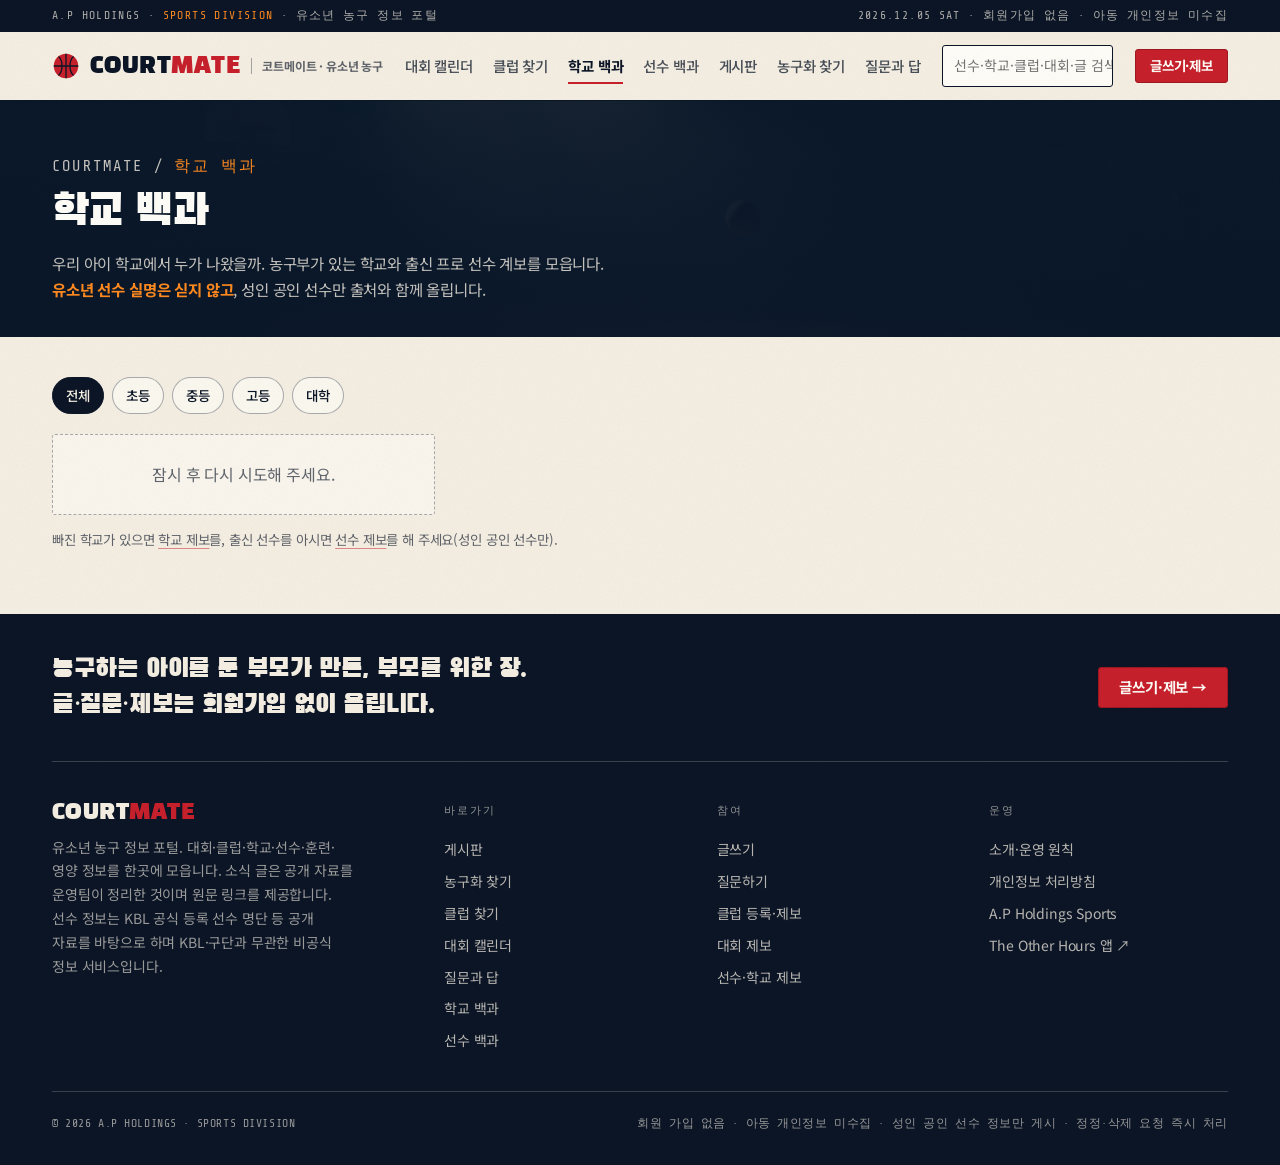
<file: schools/index.html>
<!DOCTYPE html>
<html lang="ko">
<head>
<meta charset="utf-8">
<meta name="viewport" content="width=device-width,initial-scale=1">
<title>학교 백과 — 코트메이트</title>
<meta name="description" content="농구부가 있는 초·중·고·대학교와 그 학교 출신 프로 선수 계보. 삼광초, 용산고, 송도고… 성인 공인 선수만 싣습니다.">
<link rel="canonical" href="https://sports.apholdings.kr/schools/">
<meta property="og:title" content="학교 백과 — 코트메이트"><meta property="og:description" content="농구부가 있는 초·중·고·대학교와 그 학교 출신 프로 선수 계보. 삼광초, 용산고, 송도고… 성인 공인 선수만 싣습니다."><meta property="og:type" content="website"><meta property="og:url" content="https://sports.apholdings.kr/schools/"><meta property="og:site_name" content="CourtMate 코트메이트"><meta property="og:image" content="https://sports.apholdings.kr/assets/img/hero.jpg">
<meta name="theme-color" content="#0B1526">
<link rel="icon" href="/assets/favicon.svg" type="image/svg+xml">
<link rel="preconnect" href="https://fonts.googleapis.com"><link rel="preconnect" href="https://fonts.gstatic.com" crossorigin>
<link href="https://fonts.googleapis.com/css2?family=Black+Han+Sans&family=Noto+Sans+KR:wght@400;500;700&family=Share+Tech+Mono&display=swap" rel="stylesheet">
<link rel="stylesheet" href="/assets/cm.css?v=6">
<script type="application/ld+json">{"@context":"https://schema.org","@type":"WebSite","name":"CourtMate 코트메이트","url":"https://sports.apholdings.kr/","inLanguage":"ko","potentialAction":{"@type":"SearchAction","target":"https://sports.apholdings.kr/search/?q={q}","query-input":"required name=q"},"publisher":{"@type":"Organization","name":"A.P Holdings","url":"https://www.apholdings.kr/"}}</script>
<script defer data-ap-analytics src="https://www.apholdings.kr/analytics/ap-analytics.js?v=20261029-counter1"></script></head>
<body>
<a class="skip" href="#main">본문으로 이동</a>
<div class="topline"><div class="wrap"><span>A.P HOLDINGS · <b>SPORTS DIVISION</b><i> · 유소년 농구 정보 포털</i></span><span id="topdate">회원가입 없음 · 아동 개인정보 미수집</span></div></div>
<header class="hdr">
<div class="wrap hdr__in"><a class="brand" href="/" aria-label="코트메이트 홈"><svg viewBox="0 0 32 32" aria-hidden="true"><circle cx="16" cy="16" r="14" fill="#C7202B"/><path d="M2 16h28M16 2v28M7.4 5.2c5.4 4.6 5.4 17 0 21.6M24.6 5.2c-5.4 4.6-5.4 17 0 21.6" stroke="#0B1526" stroke-width="1.5" fill="none"/></svg><span class="brand__txt">COURT<i>MATE</i></span><span class="brand__kr">코트메이트 · 유소년 농구</span></a><nav class="nav" aria-label="주 메뉴"><a href="/events/">대회 캘린더</a><a href="/clubs/">클럽 찾기</a><a href="/schools/" aria-current="page">학교 백과</a><a href="/players/">선수 백과</a><a href="/board/">게시판</a><a href="/shoes/">농구화 찾기</a><a href="/qna/">질문과 답</a></nav>
<form class="sf srch" role="search"><input type="search" placeholder="선수·학교·클럽·대회·글 검색" aria-label="검색"><button type="submit" aria-label="검색">SEARCH</button></form>
<a class="btn btn--flag btn--sm hdr__cta" href="/submit/">글쓰기·제보</a></div>
<div class="mnav"><nav class="mnav__rail" aria-label="주 메뉴(모바일)"><a href="/events/">대회 캘린더</a><a href="/clubs/">클럽 찾기</a><a href="/schools/" aria-current="page">학교 백과</a><a href="/players/">선수 백과</a><a href="/board/">게시판</a><a href="/shoes/">농구화 찾기</a><a href="/qna/">질문과 답</a><a href="/about/">소개</a><a class="cta" href="/submit/">글쓰기·제보</a></nav></div>
</header>
<main id="main">

<section class="pagetop"><div class="pagetop__bg"><img src="/assets/img/dark-gym.jpg" alt=""></div><div class="wrap pagetop__in"><p class="crumb"><a href="/">COURTMATE</a> / <b>학교 백과</b></p><h1>학교 백과</h1><p>우리 아이 학교에서 누가 나왔을까. 농구부가 있는 학교와 출신 프로 선수 계보를 모읍니다. <b>유소년 선수 실명은 싣지 않고</b>, 성인 공인 선수만 출처와 함께 올립니다.</p></div></section>
<section class="section"><div class="wrap">
<div id="s-list">
<div class="filters" id="s-lv"><button class="chip" data-l="" aria-pressed="true">전체</button><button class="chip" data-l="초">초등</button><button class="chip" data-l="중">중등</button><button class="chip" data-l="고">고등</button><button class="chip" data-l="대">대학</button></div>
<div class="cardgrid" id="schools"><div class="empty">불러오는 중…</div></div>
<p class="note">빠진 학교가 있으면 <a href="/submit/?type=school">학교 제보</a>를, 출신 선수를 아시면 <a href="/submit/?type=player">선수 제보</a>를 해 주세요(성인 공인 선수만).</p>
</div>
<div id="s-one" hidden></div>
</div></section>

</main>
<footer><div class="wrap">
<div class="ft-cta"><h3>농구하는 아이를 둔 부모가 만든, 부모를 위한 장.<br>글·질문·제보는 회원가입 없이 올립니다.</h3><a class="btn btn--flag" href="/submit/">글쓰기·제보 →</a></div>
<div class="ft-grid">
<div><b class="brand__txt">COURT<i>MATE</i></b><p>유소년 농구 정보 포털. 대회·클럽·학교·선수·훈련·영양 정보를 한곳에 모읍니다. 소식 글은 공개 자료를 운영팀이 정리한 것이며 원문 링크를 제공합니다. 선수 정보는 KBL 공식 등록 선수 명단 등 공개 자료를 바탕으로 하며 KBL·구단과 무관한 비공식 정보 서비스입니다.</p></div>
<div><b>바로가기</b><a href="/board/">게시판</a><a href="/shoes/">농구화 찾기</a><a href="/clubs/">클럽 찾기</a><a href="/events/">대회 캘린더</a><a href="/qna/">질문과 답</a><a href="/schools/">학교 백과</a><a href="/players/">선수 백과</a></div>
<div><b>참여</b><a href="/submit/?type=post">글쓰기</a><a href="/submit/?type=question">질문하기</a><a href="/submit/?type=club">클럽 등록·제보</a><a href="/submit/?type=event">대회 제보</a><a href="/submit/?type=player">선수·학교 제보</a></div>
<div><b>운영</b><a href="/about/">소개·운영 원칙</a><a href="/privacy/">개인정보 처리방침</a><a href="https://www.apholdings.kr/ko/sports/">A.P Holdings Sports</a><a href="https://apps.apple.com/kr/app/id6803709958" target="_blank" rel="noopener noreferrer">The Other Hours 앱 ↗</a></div>
</div>
<div class="ft-bottom"><span>© 2026 A.P HOLDINGS · SPORTS DIVISION</span><span>회원 가입 없음 · 아동 개인정보 미수집 · 성인 공인 선수 정보만 게시 · 정정·삭제 요청 즉시 처리</span></div>
</div></footer>
<script src="/assets/cm.js?v=6"></script>
<script>
(async()=>{const id=CM.qp('id');
if(id){document.getElementById('s-list').hidden=true;const one=document.getElementById('s-one');one.hidden=false;
 try{const [s]=await CM.get('cm_schools_public','select=*&id=eq.'+encodeURIComponent(id));if(!s)throw 0;document.title=s.name+' — 학교 백과 · 코트메이트';
 const all=await CM.get('cm_players_public','select=*&order=birth_year.asc');const ps=all.filter(p=>(p.schools||[]).some(x=>x.school_id===s.id));
 one.innerHTML='<a class="back" href="/schools/">← 학교 백과</a><div class="profile"><div><span class="lv">'+CM.E(s.level)+'</span><h1 style="margin:8px 0 6px;font-size:30px;letter-spacing:-.02em">'+CM.E(s.name)+'</h1><div class="meta" style="color:var(--muted)">'+CM.E(s.region||'')+(s.district?' · '+CM.E(s.district):'')+'</div>'+(s.description?'<p>'+CM.E(s.description)+'</p>':'')+(s.website?'<p><a href="'+CM.E(s.website)+'" target="_blank" rel="noopener noreferrer">학교 홈페이지 ↗</a></p>':'')+(s.source?'<p class="note">출처: '+CM.link(s.source)+'</p>':'')+'</div><div class="kvs"><h3 style="margin:0 0 10px">출신 선수 '+ps.length+'명</h3>'+(ps.length?'<div class="list">'+ps.map(CM.playerCard).join('')+'</div>':'<div class="empty">아직 등록된 출신 선수가 없어요. <a href="/submit/?type=player">제보</a>해 주세요(성인 공인 선수만).</div>')+'</div></div>';}
 catch(e){one.innerHTML='<a class="back" href="/schools/">← 학교 백과</a><div class="empty">학교를 찾을 수 없어요.</div>';}return;}
let all=[];const box=document.getElementById('schools'),lv=document.getElementById('s-lv');
try{all=await CM.get('cm_schools_public','select=*&order=level.asc,region.asc,name.asc');}catch(e){box.innerHTML='<div class="empty">잠시 후 다시 시도해 주세요.</div>';return;}
const order={'초':0,'중':1,'고':2,'대':3};all.sort((a,b)=>(order[a.level]-order[b.level])||(b.player_count-a.player_count)||a.name.localeCompare(b.name));
const render=l=>{const list=l?all.filter(s=>s.level===l):all;box.innerHTML=list.length?list.map(CM.schoolCard).join(''):'<div class="empty">없음</div>';};
lv.addEventListener('click',e=>{const b=e.target.closest('.chip');if(!b)return;lv.querySelectorAll('.chip').forEach(x=>x.setAttribute('aria-pressed','false'));b.setAttribute('aria-pressed','true');render(b.dataset.l);});render('');})();
</script>
</body>
</html>
</file>
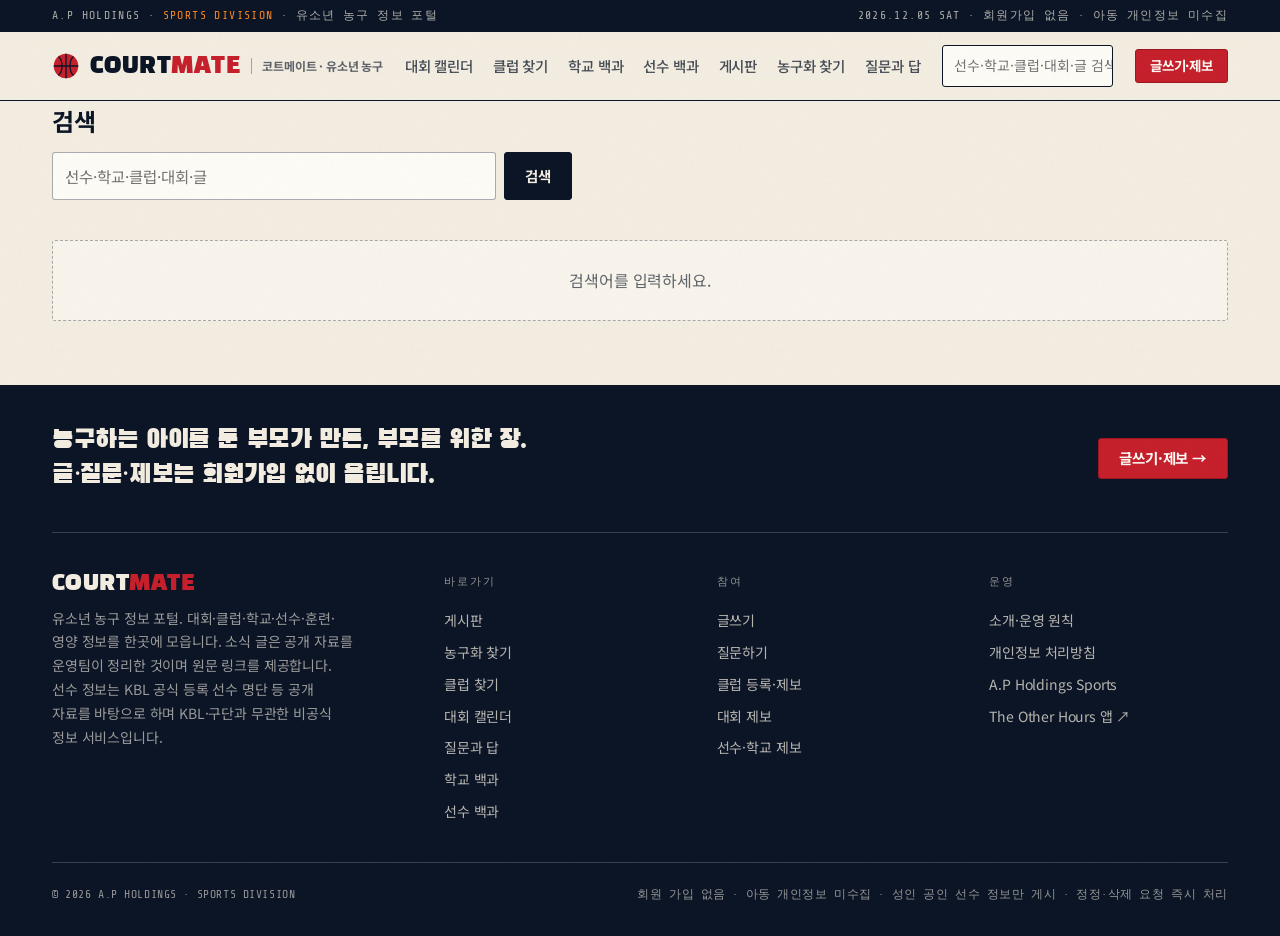
<file: search/index.html>
<!DOCTYPE html>
<html lang="ko">
<head>
<meta charset="utf-8">
<meta name="viewport" content="width=device-width,initial-scale=1">
<title>검색 — 코트메이트</title>
<meta name="description" content="코트메이트 통합 검색: 글, 학교, 선수, 질문, 클럽, 대회.">
<link rel="canonical" href="https://sports.apholdings.kr/search/">
<meta property="og:title" content="검색 — 코트메이트"><meta property="og:description" content="코트메이트 통합 검색: 글, 학교, 선수, 질문, 클럽, 대회."><meta property="og:type" content="website"><meta property="og:url" content="https://sports.apholdings.kr/search/"><meta property="og:site_name" content="CourtMate 코트메이트"><meta property="og:image" content="https://sports.apholdings.kr/assets/img/hero.jpg">
<meta name="theme-color" content="#0B1526">
<link rel="icon" href="/assets/favicon.svg" type="image/svg+xml">
<link rel="preconnect" href="https://fonts.googleapis.com"><link rel="preconnect" href="https://fonts.gstatic.com" crossorigin>
<link href="https://fonts.googleapis.com/css2?family=Black+Han+Sans&family=Noto+Sans+KR:wght@400;500;700&family=Share+Tech+Mono&display=swap" rel="stylesheet">
<link rel="stylesheet" href="/assets/cm.css?v=6">
<script type="application/ld+json">{"@context":"https://schema.org","@type":"WebSite","name":"CourtMate 코트메이트","url":"https://sports.apholdings.kr/","inLanguage":"ko","potentialAction":{"@type":"SearchAction","target":"https://sports.apholdings.kr/search/?q={q}","query-input":"required name=q"},"publisher":{"@type":"Organization","name":"A.P Holdings","url":"https://www.apholdings.kr/"}}</script>
<script defer data-ap-analytics src="https://www.apholdings.kr/analytics/ap-analytics.js?v=20261029-counter1"></script></head>
<body>
<a class="skip" href="#main">본문으로 이동</a>
<div class="topline"><div class="wrap"><span>A.P HOLDINGS · <b>SPORTS DIVISION</b><i> · 유소년 농구 정보 포털</i></span><span id="topdate">회원가입 없음 · 아동 개인정보 미수집</span></div></div>
<header class="hdr">
<div class="wrap hdr__in"><a class="brand" href="/" aria-label="코트메이트 홈"><svg viewBox="0 0 32 32" aria-hidden="true"><circle cx="16" cy="16" r="14" fill="#C7202B"/><path d="M2 16h28M16 2v28M7.4 5.2c5.4 4.6 5.4 17 0 21.6M24.6 5.2c-5.4 4.6-5.4 17 0 21.6" stroke="#0B1526" stroke-width="1.5" fill="none"/></svg><span class="brand__txt">COURT<i>MATE</i></span><span class="brand__kr">코트메이트 · 유소년 농구</span></a><nav class="nav" aria-label="주 메뉴"><a href="/events/">대회 캘린더</a><a href="/clubs/">클럽 찾기</a><a href="/schools/">학교 백과</a><a href="/players/">선수 백과</a><a href="/board/">게시판</a><a href="/shoes/">농구화 찾기</a><a href="/qna/">질문과 답</a></nav>
<form class="sf srch" role="search"><input type="search" placeholder="선수·학교·클럽·대회·글 검색" aria-label="검색"><button type="submit" aria-label="검색">SEARCH</button></form>
<a class="btn btn--flag btn--sm hdr__cta" href="/submit/">글쓰기·제보</a></div>
<div class="mnav"><nav class="mnav__rail" aria-label="주 메뉴(모바일)"><a href="/events/">대회 캘린더</a><a href="/clubs/">클럽 찾기</a><a href="/schools/">학교 백과</a><a href="/players/">선수 백과</a><a href="/board/">게시판</a><a href="/shoes/">농구화 찾기</a><a href="/qna/">질문과 답</a><a href="/about/">소개</a><a class="cta" href="/submit/">글쓰기·제보</a></nav></div>
</header>
<main id="main">

<section class="page-h"><div class="wrap"><h1>검색</h1><form class="sf" role="search" style="max-width:520px;display:flex;gap:8px;margin-top:10px"><input id="q" type="search" placeholder="선수·학교·클럽·대회·글" aria-label="검색어"><button class="btn primary" type="submit">검색</button></form></div></section>
<section class="section"><div class="wrap rslt" id="r"><div class="empty">검색어를 입력하세요.</div></div></section>

</main>
<footer><div class="wrap">
<div class="ft-cta"><h3>농구하는 아이를 둔 부모가 만든, 부모를 위한 장.<br>글·질문·제보는 회원가입 없이 올립니다.</h3><a class="btn btn--flag" href="/submit/">글쓰기·제보 →</a></div>
<div class="ft-grid">
<div><b class="brand__txt">COURT<i>MATE</i></b><p>유소년 농구 정보 포털. 대회·클럽·학교·선수·훈련·영양 정보를 한곳에 모읍니다. 소식 글은 공개 자료를 운영팀이 정리한 것이며 원문 링크를 제공합니다. 선수 정보는 KBL 공식 등록 선수 명단 등 공개 자료를 바탕으로 하며 KBL·구단과 무관한 비공식 정보 서비스입니다.</p></div>
<div><b>바로가기</b><a href="/board/">게시판</a><a href="/shoes/">농구화 찾기</a><a href="/clubs/">클럽 찾기</a><a href="/events/">대회 캘린더</a><a href="/qna/">질문과 답</a><a href="/schools/">학교 백과</a><a href="/players/">선수 백과</a></div>
<div><b>참여</b><a href="/submit/?type=post">글쓰기</a><a href="/submit/?type=question">질문하기</a><a href="/submit/?type=club">클럽 등록·제보</a><a href="/submit/?type=event">대회 제보</a><a href="/submit/?type=player">선수·학교 제보</a></div>
<div><b>운영</b><a href="/about/">소개·운영 원칙</a><a href="/privacy/">개인정보 처리방침</a><a href="https://www.apholdings.kr/ko/sports/">A.P Holdings Sports</a><a href="https://apps.apple.com/kr/app/id6803709958" target="_blank" rel="noopener noreferrer">The Other Hours 앱 ↗</a></div>
</div>
<div class="ft-bottom"><span>© 2026 A.P HOLDINGS · SPORTS DIVISION</span><span>회원 가입 없음 · 아동 개인정보 미수집 · 성인 공인 선수 정보만 게시 · 정정·삭제 요청 즉시 처리</span></div>
</div></footer>
<script src="/assets/cm.js?v=6"></script>
<script>
(async()=>{const q=CM.qp('q');const r=document.getElementById('r');document.getElementById('q').value=q;if(!q)return;document.title=q+' — 검색 · 코트메이트';r.innerHTML='<div class="empty">찾는 중…</div>';
try{const rows=await CM.rpc('cm_search',{q});if(!rows.length){r.innerHTML='<div class="empty">「'+CM.E(q)+'」 결과가 없어요. 아시는 내용이면 <a href="/submit/">제보</a>해 주세요.</div>';return;}
const G={player:['선수','/players/?id='],school:['학교','/schools/?id='],post:['글','/board/?id='],qna:['질문과 답','/qna/'],club:['클럽','/clubs/'],event:['대회','/events/']};let h='';
for(const k of ['player','school','post','qna','club','event']){const l=rows.filter(x=>x.kind===k);if(!l.length)continue;h+='<h3>'+G[k][0]+' '+l.length+'</h3><div class="list">'+l.map(x=>'<a class="post" href="'+G[k][1]+(k==='qna'||k==='club'||k==='event'?'':x.id)+'"><h3>'+CM.E(x.title)+'</h3><p class="ex">'+CM.E(x.snippet||'')+'</p></a>').join('')+'</div>';}
r.innerHTML=h;}catch(e){r.innerHTML='<div class="empty">잠시 후 다시 시도해 주세요.</div>';}})();
</script>
</body>
</html>
</file>
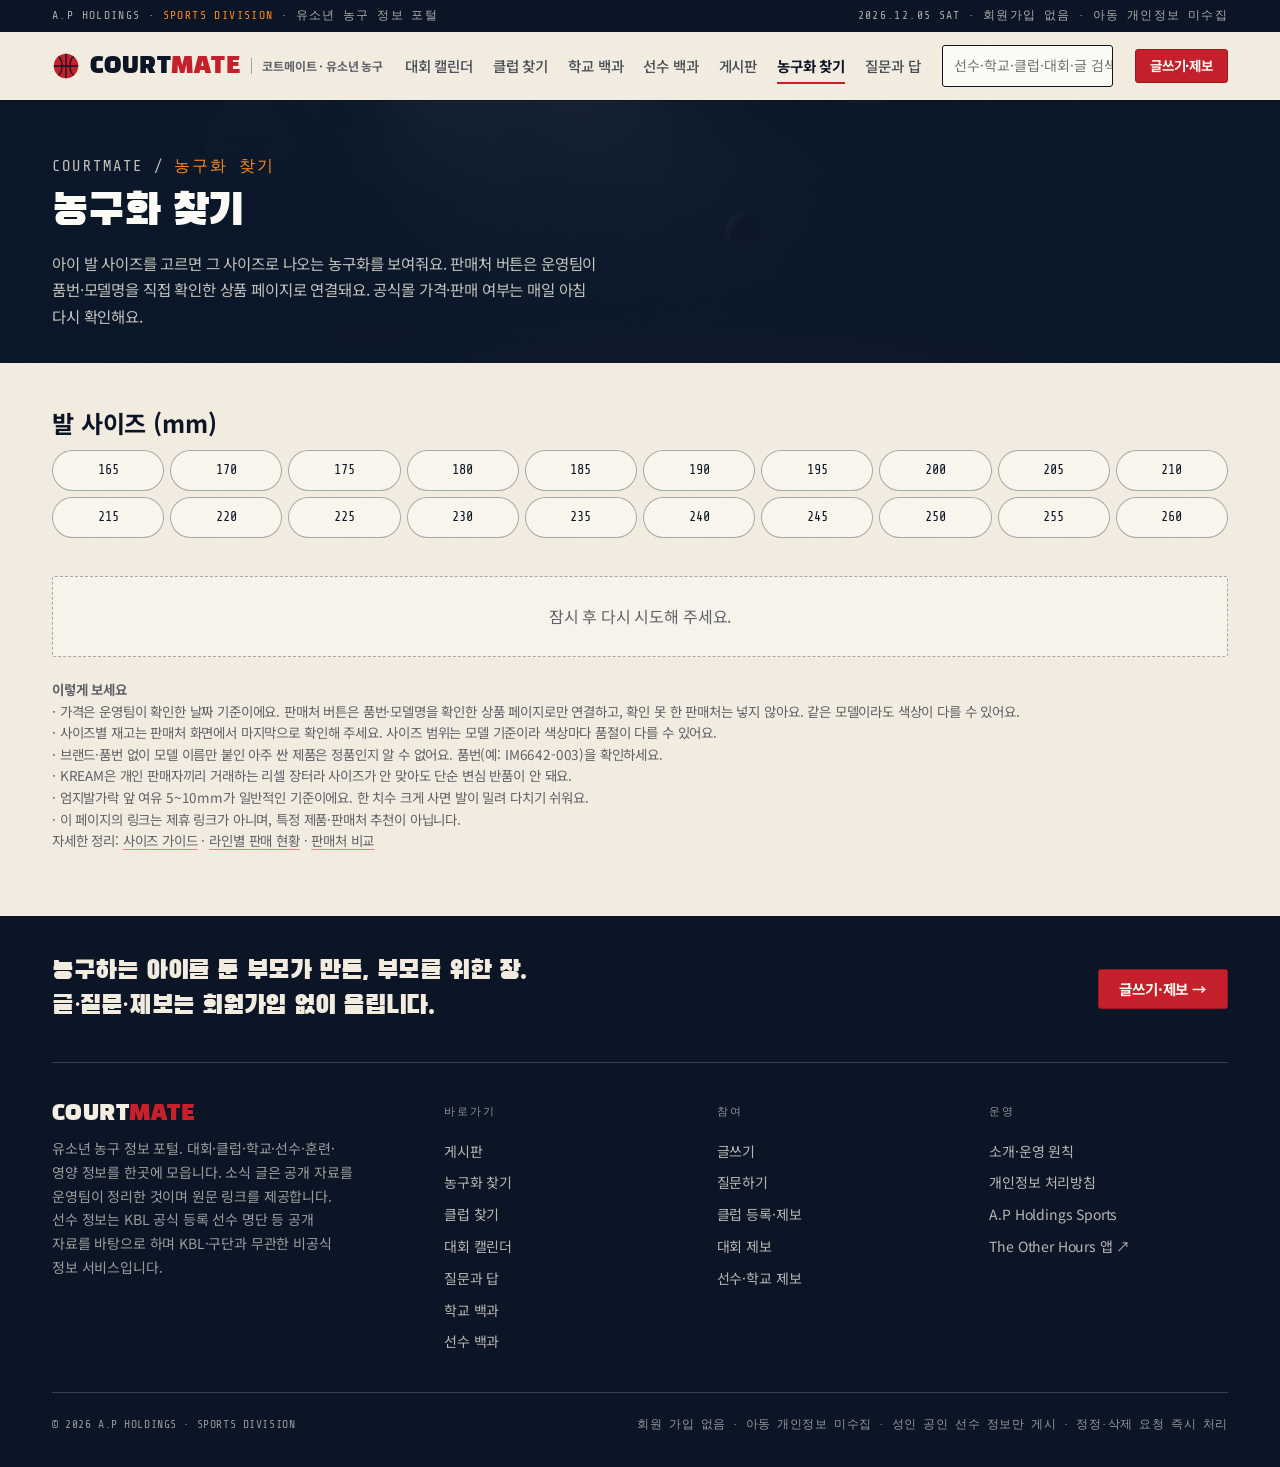
<file: shoes/index.html>
<!DOCTYPE html>
<html lang="ko">
<head>
<meta charset="utf-8">
<meta name="viewport" content="width=device-width,initial-scale=1">
<title>농구화 찾기 — 코트메이트</title>
<meta name="description" content="아이 발 사이즈(165~260mm)를 고르면 그 사이즈로 나오는 유소년 농구화(르브론·코비·사브리나·테이텀·루카·야니스·자·커리 등)와 공식몰 가격, 판매처별 실시간 검색 링크를 보여줍니다.">
<link rel="canonical" href="https://sports.apholdings.kr/shoes/">
<meta property="og:title" content="농구화 찾기 — 코트메이트"><meta property="og:description" content="아이 발 사이즈(165~260mm)를 고르면 그 사이즈로 나오는 유소년 농구화(르브론·코비·사브리나·테이텀·루카·야니스·자·커리 등)와 공식몰 가격, 판매처별 실시간 검색 링크를 보여줍니다."><meta property="og:type" content="website"><meta property="og:url" content="https://sports.apholdings.kr/shoes/"><meta property="og:site_name" content="CourtMate 코트메이트"><meta property="og:image" content="https://sports.apholdings.kr/assets/img/hero.jpg">
<meta name="theme-color" content="#0B1526">
<link rel="icon" href="/assets/favicon.svg" type="image/svg+xml">
<link rel="preconnect" href="https://fonts.googleapis.com"><link rel="preconnect" href="https://fonts.gstatic.com" crossorigin>
<link href="https://fonts.googleapis.com/css2?family=Black+Han+Sans&family=Noto+Sans+KR:wght@400;500;700&family=Share+Tech+Mono&display=swap" rel="stylesheet">
<link rel="stylesheet" href="/assets/cm.css?v=6">
<script type="application/ld+json">{"@context":"https://schema.org","@type":"WebSite","name":"CourtMate 코트메이트","url":"https://sports.apholdings.kr/","inLanguage":"ko","potentialAction":{"@type":"SearchAction","target":"https://sports.apholdings.kr/search/?q={q}","query-input":"required name=q"},"publisher":{"@type":"Organization","name":"A.P Holdings","url":"https://www.apholdings.kr/"}}</script>
<style>
.chg{margin:0 0 18px;padding:14px 16px;border:1.5px solid var(--ink);border-radius:var(--r);background:var(--white)}.chg b.t{display:block;font-size:14px;margin-bottom:6px}.chg ul{margin:0;padding-left:18px;font-size:13.5px;line-height:1.7}.chg .dn{color:var(--flag);font-weight:700}
.off{display:inline-block;margin-left:6px;font-size:12px;font-weight:700;color:var(--flag)}
.sizes{display:grid;grid-template-columns:repeat(10,minmax(0,1fr));gap:6px;margin:6px 0 18px}
@media(max-width:760px){.sizes{grid-template-columns:repeat(5,minmax(0,1fr))}}
.sizes .chip{justify-content:center;text-align:center;padding:8px 0;font-family:var(--f-mono)}
.shoe .price{font-size:18px;font-weight:700;margin:6px 0 2px}.shoe .price s{color:var(--muted);font-weight:400;font-size:14px;margin-left:6px}
.shoe .when{font-size:12.5px;color:var(--muted);font-family:var(--f-mono)}
.shoe .go{display:flex;flex-wrap:wrap;gap:8px;margin-top:12px}.shoe .go a{border:1.5px solid var(--ink);border-radius:999px;padding:6px 12px;font-size:13.5px;font-weight:700;background:var(--paper)}
.shoe .go a.main{background:var(--ink);color:var(--paper)}
.legend{font-size:13.5px;color:var(--muted);line-height:1.7}
</style>
<script defer data-ap-analytics src="https://www.apholdings.kr/analytics/ap-analytics.js?v=20261029-counter1"></script></head>
<body>
<a class="skip" href="#main">본문으로 이동</a>
<div class="topline"><div class="wrap"><span>A.P HOLDINGS · <b>SPORTS DIVISION</b><i> · 유소년 농구 정보 포털</i></span><span id="topdate">회원가입 없음 · 아동 개인정보 미수집</span></div></div>
<header class="hdr">
<div class="wrap hdr__in"><a class="brand" href="/" aria-label="코트메이트 홈"><svg viewBox="0 0 32 32" aria-hidden="true"><circle cx="16" cy="16" r="14" fill="#C7202B"/><path d="M2 16h28M16 2v28M7.4 5.2c5.4 4.6 5.4 17 0 21.6M24.6 5.2c-5.4 4.6-5.4 17 0 21.6" stroke="#0B1526" stroke-width="1.5" fill="none"/></svg><span class="brand__txt">COURT<i>MATE</i></span><span class="brand__kr">코트메이트 · 유소년 농구</span></a><nav class="nav" aria-label="주 메뉴"><a href="/events/">대회 캘린더</a><a href="/clubs/">클럽 찾기</a><a href="/schools/">학교 백과</a><a href="/players/">선수 백과</a><a href="/board/">게시판</a><a href="/shoes/" aria-current="page">농구화 찾기</a><a href="/qna/">질문과 답</a></nav>
<form class="sf srch" role="search"><input type="search" placeholder="선수·학교·클럽·대회·글 검색" aria-label="검색"><button type="submit" aria-label="검색">SEARCH</button></form>
<a class="btn btn--flag btn--sm hdr__cta" href="/submit/">글쓰기·제보</a></div>
<div class="mnav"><nav class="mnav__rail" aria-label="주 메뉴(모바일)"><a href="/events/">대회 캘린더</a><a href="/clubs/">클럽 찾기</a><a href="/schools/">학교 백과</a><a href="/players/">선수 백과</a><a href="/board/">게시판</a><a href="/shoes/" aria-current="page">농구화 찾기</a><a href="/qna/">질문과 답</a><a href="/about/">소개</a><a class="cta" href="/submit/">글쓰기·제보</a></nav></div>
</header>
<main id="main">

<section class="pagetop"><div class="pagetop__bg"><img src="/assets/img/dark-gym.jpg" alt=""></div><div class="wrap pagetop__in"><p class="crumb"><a href="/">COURTMATE</a> / <b>농구화 찾기</b></p><h1>농구화 찾기</h1><p>아이 발 사이즈를 고르면 그 사이즈로 나오는 농구화를 보여줘요. 판매처 버튼은 운영팀이 품번·모델명을 직접 확인한 상품 페이지로 연결돼요. 공식몰 가격·판매 여부는 매일 아침 다시 확인해요.</p></div></section>
<section class="section"><div class="wrap">
<h2 class="h-sec" style="margin:0 0 6px">발 사이즈 (mm)</h2>
<div class="sizes" id="sizes"></div>
<div class="filters" id="brands"></div>
<p class="legend" id="summary"></p>
<div class="chg" id="chg" hidden></div>
<div class="list" id="shoes"><div class="empty">사이즈를 골라 주세요.</div></div>
<div class="note" style="margin-top:22px">
<p><b>이렇게 보세요</b></p>
<p>· 가격은 운영팀이 확인한 날짜 기준이에요. 판매처 버튼은 품번·모델명을 확인한 상품 페이지로만 연결하고, 확인 못 한 판매처는 넣지 않아요. 같은 모델이라도 색상이 다를 수 있어요.</p>
<p>· 사이즈별 재고는 판매처 화면에서 마지막으로 확인해 주세요. 사이즈 범위는 모델 기준이라 색상마다 품절이 다를 수 있어요.</p>
<p>· 브랜드·품번 없이 모델 이름만 붙인 아주 싼 제품은 정품인지 알 수 없어요. 품번(예: IM6642-003)을 확인하세요.</p>
<p>· KREAM은 개인 판매자끼리 거래하는 리셀 장터라 사이즈가 안 맞아도 단순 변심 반품이 안 돼요.</p>
<p>· 엄지발가락 앞 여유 5~10mm가 일반적인 기준이에요. 한 치수 크게 사면 발이 밀려 다치기 쉬워요.</p>
<p>· 이 페이지의 링크는 제휴 링크가 아니며, 특정 제품·판매처 추천이 아닙니다.</p>
<p>자세한 정리: <a href="/board/?id=0d738371-1136-464e-8e68-2bbc106175d7">사이즈 가이드</a> · <a href="/board/?id=a3aa9a48-6333-45f4-8ad9-78f28c68c9c7">라인별 판매 현황</a> · <a href="/board/?id=9c694550-6fa0-45fd-9acc-abaf592f4936">판매처 비교</a></p>
</div>
</div></section>

</main>
<footer><div class="wrap">
<div class="ft-cta"><h3>농구하는 아이를 둔 부모가 만든, 부모를 위한 장.<br>글·질문·제보는 회원가입 없이 올립니다.</h3><a class="btn btn--flag" href="/submit/">글쓰기·제보 →</a></div>
<div class="ft-grid">
<div><b class="brand__txt">COURT<i>MATE</i></b><p>유소년 농구 정보 포털. 대회·클럽·학교·선수·훈련·영양 정보를 한곳에 모읍니다. 소식 글은 공개 자료를 운영팀이 정리한 것이며 원문 링크를 제공합니다. 선수 정보는 KBL 공식 등록 선수 명단 등 공개 자료를 바탕으로 하며 KBL·구단과 무관한 비공식 정보 서비스입니다.</p></div>
<div><b>바로가기</b><a href="/board/">게시판</a><a href="/shoes/">농구화 찾기</a><a href="/clubs/">클럽 찾기</a><a href="/events/">대회 캘린더</a><a href="/qna/">질문과 답</a><a href="/schools/">학교 백과</a><a href="/players/">선수 백과</a></div>
<div><b>참여</b><a href="/submit/?type=post">글쓰기</a><a href="/submit/?type=question">질문하기</a><a href="/submit/?type=club">클럽 등록·제보</a><a href="/submit/?type=event">대회 제보</a><a href="/submit/?type=player">선수·학교 제보</a></div>
<div><b>운영</b><a href="/about/">소개·운영 원칙</a><a href="/privacy/">개인정보 처리방침</a><a href="https://www.apholdings.kr/ko/sports/">A.P Holdings Sports</a><a href="https://apps.apple.com/kr/app/id6803709958" target="_blank" rel="noopener noreferrer">The Other Hours 앱 ↗</a></div>
</div>
<div class="ft-bottom"><span>© 2026 A.P HOLDINGS · SPORTS DIVISION</span><span>회원 가입 없음 · 아동 개인정보 미수집 · 성인 공인 선수 정보만 게시 · 정정·삭제 요청 즉시 처리</span></div>
</div></footer>
<script src="/assets/cm.js?v=6"></script>
<script>
(async()=>{const E=CM.E,d=CM.d;const SZ=[];for(let s=165;s<=260;s+=5)SZ.push(s);
const KIND={PS:'리틀키즈',GS:'주니어',adult:'성인'};const won=n=>n==null?'':n.toLocaleString('ko-KR')+'원';
const enc=encodeURIComponent;
const offName=u=>/\/launch\//.test(u)?'나이키 SNKRS':/nike\.com/.test(u)?'나이키 공식몰':/underarmour/.test(u)?'언더아머 공식몰':'공식 판매처';
const go=m=>{let h='';if(m.official_url)h+='<a class="main" href="'+E(m.official_url)+'" target="_blank" rel="noopener noreferrer nofollow">'+offName(m.official_url)+' ↗</a>';
(m.links||[]).forEach(l=>{h+='<a href="'+E(l.url)+'" target="_blank" rel="noopener noreferrer nofollow" title="'+E(l.label||'')+'">'+E(l.retailer)+(l.price?' '+won(l.price):'')+' ↗</a>';});
const notes=(m.links||[]).map(l=>'· '+E(l.retailer)+': '+E(l.label||'')+(l.ship?' — '+E(l.ship):'')+' ('+d(l.at)+' 확인)').join('<br>');
return (h?'<div class="go">'+h+'</div>':'<p class="when">확인된 판매 페이지가 아직 없어요.</p>')+(notes?'<p class="when" style="margin-top:8px;line-height:1.6">'+notes+'</p>':'');};
const eff=m=>m.chk_sale_price||m.chk_price||m.msrp||9e9;
function card(m){let price;if(m.chk_price){price='<div class="price">'+(m.chk_sale_price?won(m.chk_sale_price)+'<s>'+won(m.chk_price)+'</s><span class="off">'+Math.round((1-m.chk_sale_price/m.chk_price)*100)+'% 할인</span>':won(m.chk_price))+'</div><div class="when">공식몰 '+(m.sold_out?'품절':'판매 중')+' · '+d(m.checked_at)+' 확인</div>';}
else{price='<div class="price">'+won(m.msrp)+'</div><div class="when">정가(참고) · 가격은 판매처에서 확인</div>';}
return '<article class="item shoe"><h3><span class="badge">'+KIND[m.kind]+'</span>'+E(m.model_name)+'</h3><div class="meta">'+E(m.brand)+' · '+E(m.line)+(m.style_code?' · '+E(m.style_code):'')+' · '+m.size_min+'~'+m.size_max+'mm</div>'+price+(m.note?'<p>'+E(m.note)+'</p>':'')+go(m)+CM.bar('shoe',m.id,m.model_name,{fix:1})+'</article>';}
const sb=document.getElementById('sizes'),bb=document.getElementById('brands'),box=document.getElementById('shoes'),sum=document.getElementById('summary');
SZ.forEach(s=>{const b=document.createElement('button');b.className='chip';b.dataset.s=s;b.textContent=s;b.setAttribute('aria-pressed','false');sb.appendChild(b);});
let all=[];try{all=await CM.get('cm_shoes_public','select=*&order=sort_order.asc');}catch(e){box.innerHTML='<div class="empty">잠시 후 다시 시도해 주세요.</div>';return;}
const brands=['전체',...new Set(all.map(m=>m.brand)),'세일 중만'];let size=parseInt(CM.qp('size'))||0,brand='전체';
brands.forEach(x=>{const b=document.createElement('button');b.className='chip';b.dataset.b=x;b.textContent=x;b.setAttribute('aria-pressed',x==='전체');bb.appendChild(b);});
function render(){sb.querySelectorAll('.chip').forEach(b=>b.setAttribute('aria-pressed',+b.dataset.s===size));
if(!size){box.innerHTML='<div class="empty">위에서 발 사이즈를 골라 주세요.</div>';sum.textContent='';return;}
const ko={PS:0,GS:1,adult:2};let list=all.filter(m=>size>=m.size_min&&size<=m.size_max&&(brand==='전체'||m.brand===brand||(brand==='세일 중만'&&m.chk_sale_price&&!m.sold_out)));
list.sort((a,b)=>ko[a.kind]-ko[b.kind]||eff(a)-eff(b));
sum.textContent=size+'mm로 나오는 모델 '+list.length+'개'+(size<=220?' · 200~220mm는 리틀키즈(PS) 사이즈예요.':size<=250?' · 225~250mm는 주니어(GS) 사이즈예요. 일부 성인 모델도 이 사이즈부터 나와요.':' · 250mm 이상은 성인 사이즈도 고를 수 있어요.');
box.innerHTML=list.length?list.map(card).join(''):'<div class="empty">이 사이즈로 등록된 모델이 아직 없어요. <a href="/submit/?type=post">제보</a>해 주세요.</div>';
const u=new URL(location);u.searchParams.set('size',size);history.replaceState(null,'',u);}
sb.addEventListener('click',e=>{const b=e.target.closest('.chip');if(!b)return;size=+b.dataset.s;render();});
bb.addEventListener('click',e=>{const b=e.target.closest('.chip');if(!b)return;brand=b.dataset.b;bb.querySelectorAll('.chip').forEach(x=>x.setAttribute('aria-pressed',x===b));render();});
render();
try{const ch=await CM.get('cm_shoe_changes_public','select=*&order=checked_at.desc');const box2=document.getElementById('chg');const last=all.map(m=>m.checked_at).filter(Boolean).sort().pop();
const lab={down:'가격 내림',up:'가격 올림',soldout:'공식몰 품절',restock:'공식몰 재입고'};
if(ch.length){box2.innerHTML='<b class="t">최근 7일 공식몰 변동 '+ch.length+'건'+(last?' · 마지막 확인 '+d(last):'')+'</b><ul>'+ch.slice(0,8).map(c=>'<li><a href="?size='+c.size_min+'">'+E(c.model_name)+'</a> — <span class="'+(c.change==='down'||c.change==='restock'?'dn':'')+'">'+lab[c.change]+'</span>'+(c.prev_price&&c.now_price&&c.change!=='soldout'?' '+won(c.prev_price)+' → '+won(c.now_price):'')+' ('+d(c.checked_at)+')</li>').join('')+'</ul>';box2.hidden=false;}
else if(last){box2.innerHTML='<b class="t">공식몰 가격은 매일 아침 확인해요 · 마지막 확인 '+d(last)+'</b><ul><li>최근 7일 동안 가격·품절 변동이 없었어요.</li></ul>';box2.hidden=false;}}catch(e){}
})();
</script>
</body>
</html>
</file>
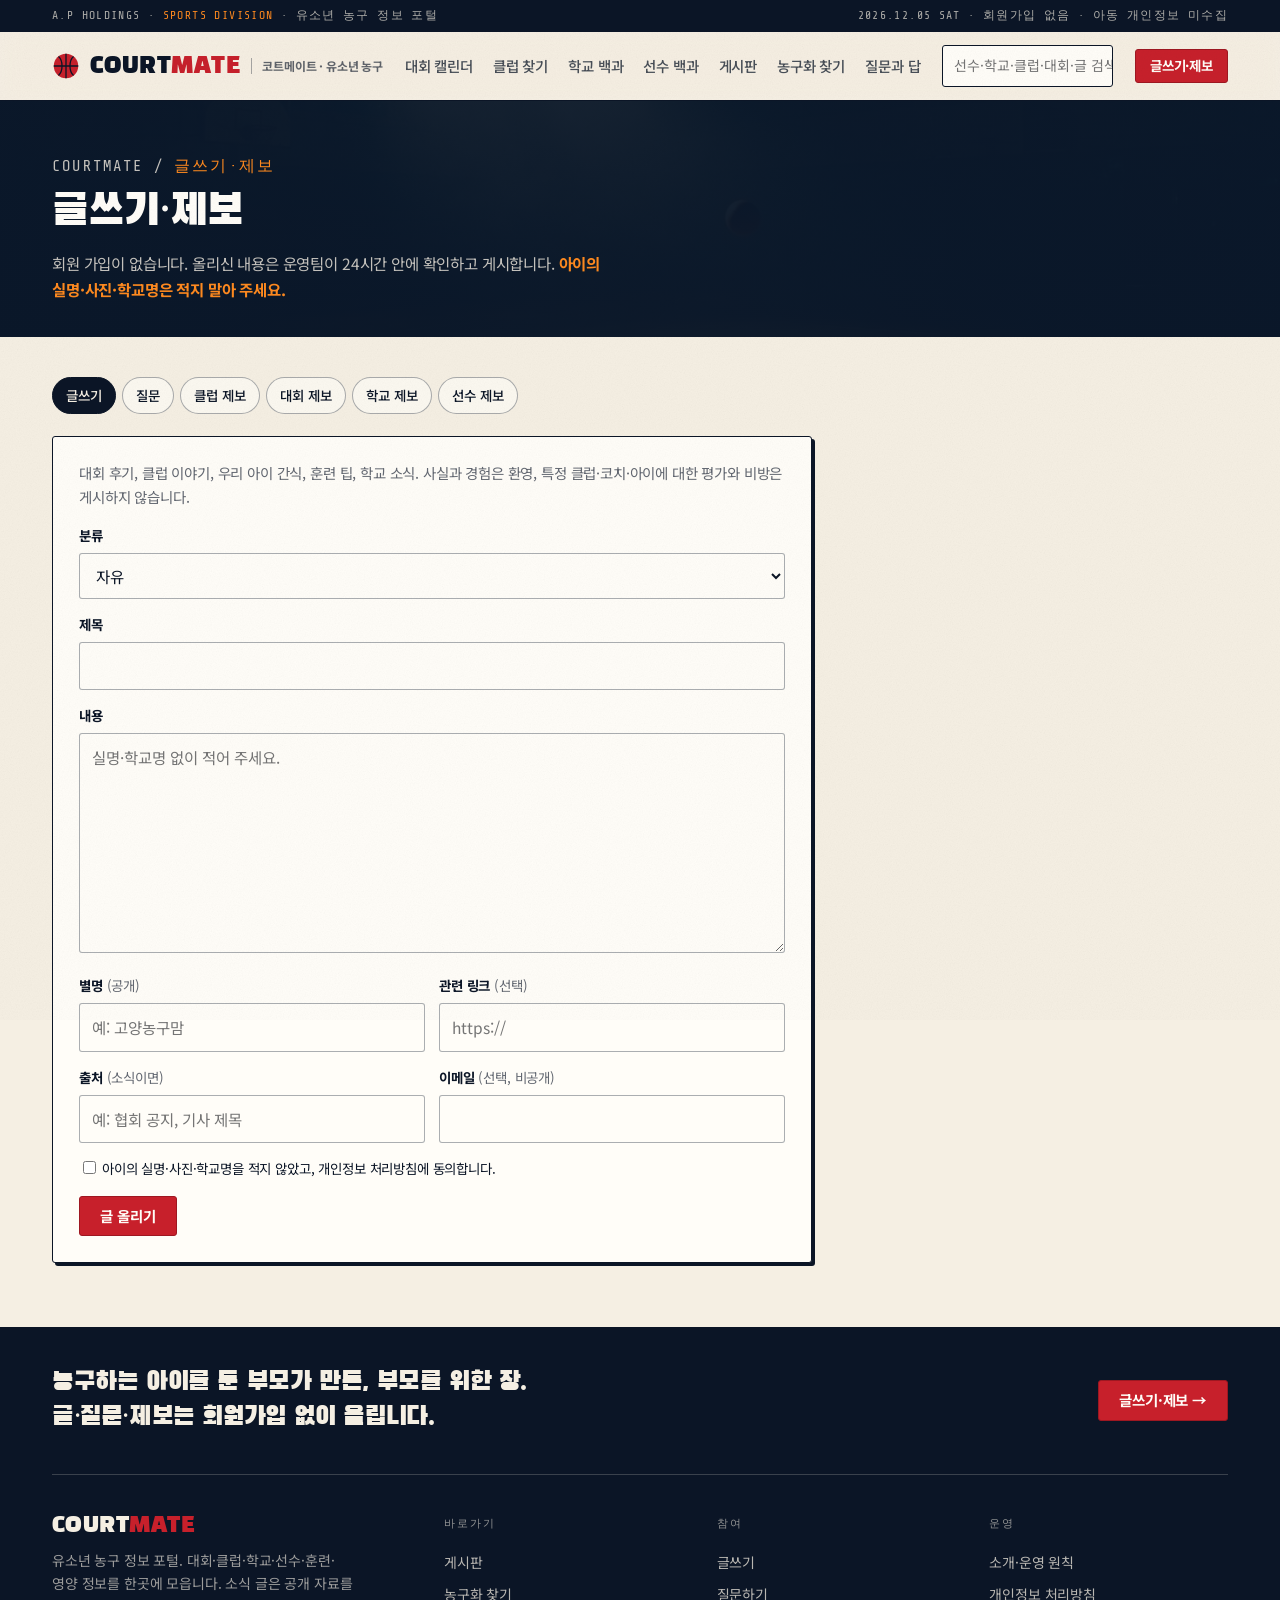
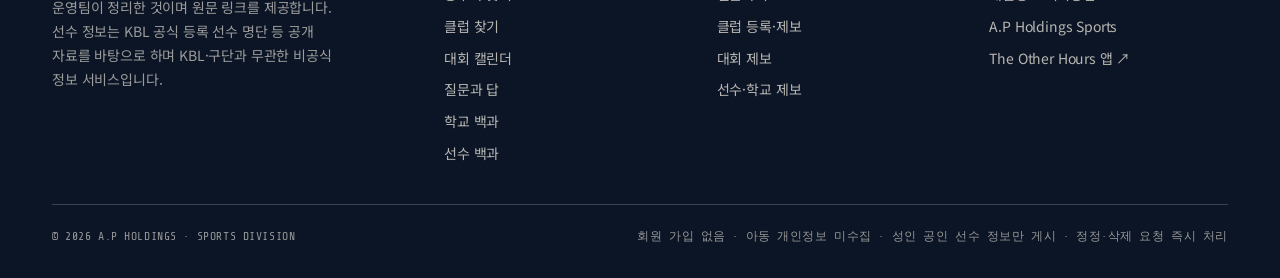
<file: submit/index.html>
<!DOCTYPE html>
<html lang="ko">
<head>
<meta charset="utf-8">
<meta name="viewport" content="width=device-width,initial-scale=1">
<title>글쓰기·제보 — 코트메이트</title>
<meta name="description" content="유소년 농구 학부모 글쓰기, 질문, 클럽·대회·학교·선수 제보. 회원 가입 없이 올리고 운영팀이 확인해 게시합니다.">
<link rel="canonical" href="https://sports.apholdings.kr/submit/">
<meta property="og:title" content="글쓰기·제보 — 코트메이트"><meta property="og:description" content="유소년 농구 학부모 글쓰기, 질문, 클럽·대회·학교·선수 제보. 회원 가입 없이 올리고 운영팀이 확인해 게시합니다."><meta property="og:type" content="website"><meta property="og:url" content="https://sports.apholdings.kr/submit/"><meta property="og:site_name" content="CourtMate 코트메이트"><meta property="og:image" content="https://sports.apholdings.kr/assets/img/hero.jpg">
<meta name="theme-color" content="#0B1526">
<link rel="icon" href="/assets/favicon.svg" type="image/svg+xml">
<link rel="preconnect" href="https://fonts.googleapis.com"><link rel="preconnect" href="https://fonts.gstatic.com" crossorigin>
<link href="https://fonts.googleapis.com/css2?family=Black+Han+Sans&family=Noto+Sans+KR:wght@400;500;700&family=Share+Tech+Mono&display=swap" rel="stylesheet">
<link rel="stylesheet" href="/assets/cm.css?v=6">
<script type="application/ld+json">{"@context":"https://schema.org","@type":"WebSite","name":"CourtMate 코트메이트","url":"https://sports.apholdings.kr/","inLanguage":"ko","potentialAction":{"@type":"SearchAction","target":"https://sports.apholdings.kr/search/?q={q}","query-input":"required name=q"},"publisher":{"@type":"Organization","name":"A.P Holdings","url":"https://www.apholdings.kr/"}}</script>
</head>
<body>
<a class="skip" href="#main">본문으로 이동</a>
<div class="topline"><div class="wrap"><span>A.P HOLDINGS · <b>SPORTS DIVISION</b><i> · 유소년 농구 정보 포털</i></span><span id="topdate">회원가입 없음 · 아동 개인정보 미수집</span></div></div>
<header class="hdr">
<div class="wrap hdr__in"><a class="brand" href="/" aria-label="코트메이트 홈"><svg viewBox="0 0 32 32" aria-hidden="true"><circle cx="16" cy="16" r="14" fill="#C7202B"/><path d="M2 16h28M16 2v28M7.4 5.2c5.4 4.6 5.4 17 0 21.6M24.6 5.2c-5.4 4.6-5.4 17 0 21.6" stroke="#0B1526" stroke-width="1.5" fill="none"/></svg><span class="brand__txt">COURT<i>MATE</i></span><span class="brand__kr">코트메이트 · 유소년 농구</span></a><nav class="nav" aria-label="주 메뉴"><a href="/events/">대회 캘린더</a><a href="/clubs/">클럽 찾기</a><a href="/schools/">학교 백과</a><a href="/players/">선수 백과</a><a href="/board/">게시판</a><a href="/shoes/">농구화 찾기</a><a href="/qna/">질문과 답</a></nav>
<form class="sf srch" role="search"><input type="search" placeholder="선수·학교·클럽·대회·글 검색" aria-label="검색"><button type="submit" aria-label="검색">SEARCH</button></form>
<a class="btn btn--flag btn--sm hdr__cta" href="/submit/">글쓰기·제보</a></div>
<div class="mnav"><nav class="mnav__rail" aria-label="주 메뉴(모바일)"><a href="/events/">대회 캘린더</a><a href="/clubs/">클럽 찾기</a><a href="/schools/">학교 백과</a><a href="/players/">선수 백과</a><a href="/board/">게시판</a><a href="/shoes/">농구화 찾기</a><a href="/qna/">질문과 답</a><a href="/about/">소개</a><a class="cta" href="/submit/">글쓰기·제보</a></nav></div>
</header>
<main id="main">

<section class="pagetop"><div class="pagetop__bg"><img src="/assets/img/dark-gym.jpg" alt=""></div><div class="wrap pagetop__in"><p class="crumb"><a href="/">COURTMATE</a> / <b>글쓰기·제보</b></p><h1>글쓰기·제보</h1><p>회원 가입이 없습니다. 올리신 내용은 운영팀이 24시간 안에 확인하고 게시합니다. <b>아이의 실명·사진·학교명은 적지 말아 주세요.</b></p></div></section>
<section class="section"><div class="wrap">
<div class="tabs" role="tablist"><button class="chip" role="tab" data-t="post" aria-pressed="true">글쓰기</button><button class="chip" role="tab" data-t="question" aria-pressed="false">질문</button><button class="chip" role="tab" data-t="club" aria-pressed="false">클럽 제보</button><button class="chip" role="tab" data-t="event" aria-pressed="false">대회 제보</button><button class="chip" role="tab" data-t="school" aria-pressed="false">학교 제보</button><button class="chip" role="tab" data-t="player" aria-pressed="false">선수 제보</button></div>

<form class="form-card" id="f-post" data-table="cm_posts">
<p style="margin-top:0;color:var(--muted);font-size:14.5px">대회 후기, 클럽 이야기, 우리 아이 간식, 훈련 팁, 학교 소식. 사실과 경험은 환영, 특정 클럽·코치·아이에 대한 평가와 비방은 게시하지 않습니다.</p>
<label>분류</label><select name="category" required><option value="free">자유</option><option value="news">대회·소식</option><option value="training">훈련</option><option value="food">음식·영양</option><option value="school">학교·진학</option><option value="gear">용품</option></select>
<label>제목</label><input name="title" required minlength="2" maxlength="120">
<label>내용</label><textarea name="body" required minlength="10" maxlength="6000" style="min-height:220px" placeholder="실명·학교명 없이 적어 주세요."></textarea>
<div class="row2"><div><label>별명 <span class="opt">(공개)</span></label><input name="nickname" maxlength="20" placeholder="예: 고양농구맘"></div><div><label>관련 링크 <span class="opt">(선택)</span></label><input name="link_url" maxlength="300" placeholder="https://"></div></div>
<div class="row2"><div><label>출처 <span class="opt">(소식이면)</span></label><input name="source" maxlength="300" placeholder="예: 협회 공지, 기사 제목"></div><div><label>이메일 <span class="opt">(선택, 비공개)</span></label><input name="contact_email" type="email" maxlength="120"></div></div>
<input class="hp" name="website_url" tabindex="-1" autocomplete="off"><label style="font-weight:400"><input type="checkbox" required style="width:auto;margin-right:6px">아이의 실명·사진·학교명을 적지 않았고, 개인정보 처리방침에 동의합니다.</label>
<div class="btns" style="margin-top:16px"><button class="btn accent" type="submit">글 올리기</button></div><div class="msg" role="status"></div>
</form>

<form class="form-card" id="f-question" data-table="cm_questions" hidden>
<p style="margin-top:0;color:var(--muted);font-size:14.5px">운영팀이 근거와 함께 1차 답을 달고, 확인된 코치의 답변이 붙습니다. 부상은 「병원 신호」까지만 안내합니다.</p>
<label>분류</label><select name="category" required><option value="club">클럽 고르기</option><option value="cost">비용·시간</option><option value="tournament">대회</option><option value="position">포지션·체격</option><option value="injury">부상·성장</option><option value="gear">용품</option><option value="school">진학</option><option value="other">기타</option></select>
<label>질문 제목</label><input name="title" required minlength="4" maxlength="120" placeholder="한 줄로">
<label>내용</label><textarea name="body" required minlength="10" maxlength="2000" placeholder="아이 학년, 농구 경력, 상황을 적어 주시면 답이 정확해집니다. 실명·학교명은 빼 주세요."></textarea>
<div class="row2"><div><label>별명 <span class="opt">(선택, 공개)</span></label><input name="nickname" maxlength="20"></div><div><label>이메일 <span class="opt">(선택, 답변 알림·비공개)</span></label><input name="contact_email" type="email" maxlength="120"></div></div>
<input class="hp" name="website_url" tabindex="-1" autocomplete="off"><label style="font-weight:400"><input type="checkbox" required style="width:auto;margin-right:6px">아이의 실명·사진·학교명을 적지 않았고, 개인정보 처리방침에 동의합니다.</label>
<div class="btns" style="margin-top:16px"><button class="btn accent" type="submit">질문 올리기</button></div><div class="msg" role="status"></div>
</form>

<form class="form-card" id="f-club" data-table="cm_clubs" hidden>
<p style="margin-top:0;color:var(--muted);font-size:14.5px">다니는 클럽, 운영하는 클럽 모두 환영합니다. 평가·후기는 받지 않고 사실 항목만 받습니다.</p>
<label>클럽 이름</label><input name="name" required maxlength="80" placeholder="예: ○○농구교실 (지점)">
<div class="row2"><div><label>지역</label><select name="region" required><option value="">선택</option><option>서울</option><option>경기</option><option>인천</option><option>강원</option><option>충북</option><option>충남</option><option>대전</option><option>세종</option><option>전북</option><option>전남</option><option>광주</option><option>경북</option><option>경남</option><option>대구</option><option>울산</option><option>부산</option><option>제주</option></select></div><div><label>시·군·구 <span class="opt">(선택)</span></label><input name="district" maxlength="40" placeholder="예: 고양"></div></div>
<label>주소·체육관 <span class="opt">(선택)</span></label><input name="address" maxlength="160">
<div class="row2"><div><label>연령 <span class="opt">(선택)</span></label><input name="age_range" maxlength="60" placeholder="예: 초1~중3"></div><div><label>요일·시간 <span class="opt">(선택)</span></label><input name="days" maxlength="80" placeholder="예: 화·목 17:00, 토 10:00"></div></div>
<div class="row2"><div><label>회비 범위 <span class="opt">(선택)</span></label><input name="fee_range" maxlength="60" placeholder="예: 월 15~20만 원 (주 2회)"></div><div><label>레벨 <span class="opt">(선택)</span></label><input name="level" maxlength="60" placeholder="예: 입문·취미 / 선수반"></div></div>
<div class="row2"><div><label>체험 수업</label><select name="trial"><option value="">모름</option><option value="true">가능</option><option value="false">없음</option></select></div><div><label>홈페이지·블로그 <span class="opt">(선택)</span></label><input name="website" maxlength="200" placeholder="https://"></div></div>
<label>설명 <span class="opt">(선택, 사실만)</span></label><textarea name="description" maxlength="1200" placeholder="코치 수, 코트, 유니폼·대회비 별도 여부 등"></textarea>
<div class="row2"><div><label>나는</label><select name="submitted_by"><option value="parent">학부모</option><option value="club">클럽 운영자</option><option value="coach">코치</option><option value="other">기타</option></select></div><div><label>이메일 <span class="opt">(선택, 확인 문의용·비공개)</span></label><input name="contact_email" type="email" maxlength="120"></div></div>
<input class="hp" name="website_url" tabindex="-1" autocomplete="off"><label style="font-weight:400"><input type="checkbox" required style="width:auto;margin-right:6px">아이의 실명·사진·학교명을 적지 않았고, 개인정보 처리방침에 동의합니다.</label>
<div class="btns" style="margin-top:16px"><button class="btn primary" type="submit">제보 보내기</button></div><div class="msg" role="status"></div>
</form>

<form class="form-card" id="f-event" data-table="cm_events" hidden>
<label>대회 이름</label><input name="title" required maxlength="120">
<div class="row2"><div><label>주최 <span class="opt">(선택)</span></label><input name="organizer" maxlength="80"></div><div><label>지역 <span class="opt">(선택)</span></label><input name="region" maxlength="20"></div></div>
<div class="row2"><div><label>시작일</label><input name="start_date" type="date" required></div><div><label>종료일 <span class="opt">(선택)</span></label><input name="end_date" type="date"></div></div>
<label>장소 <span class="opt">(선택)</span></label><input name="venue" maxlength="120">
<label>대상 <span class="opt">(선택)</span></label><input name="age_groups" maxlength="80" placeholder="예: U10·U12, 클럽 단위">
<label>공식 안내 링크 <span class="opt">(선택)</span></label><input name="url" maxlength="300" placeholder="https://">
<label>설명 <span class="opt">(선택)</span></label><textarea name="description" maxlength="1200" placeholder="참가비, 접수 기간, 경기 방식 등"></textarea>
<div class="row2"><div><label>나는</label><select name="submitted_by"><option value="parent">학부모</option><option value="organizer">주최 측</option><option value="club">클럽</option><option value="coach">코치</option><option value="other">기타</option></select></div><div><label>이메일 <span class="opt">(선택, 비공개)</span></label><input name="contact_email" type="email" maxlength="120"></div></div>
<input class="hp" name="website_url" tabindex="-1" autocomplete="off"><label style="font-weight:400"><input type="checkbox" required style="width:auto;margin-right:6px">아이의 실명·사진·학교명을 적지 않았고, 개인정보 처리방침에 동의합니다.</label>
<div class="btns" style="margin-top:16px"><button class="btn primary" type="submit">제보 보내기</button></div><div class="msg" role="status"></div>
</form>

<form class="form-card" id="f-school" data-table="cm_schools" hidden>
<p style="margin-top:0;color:var(--muted);font-size:14.5px">농구부가 있는 학교를 알려 주세요. 현재 재학 중인 아이·선수 이름은 적지 않습니다.</p>
<label>학교 이름 <span class="opt">(정식 명칭)</span></label><input name="name" required maxlength="60" placeholder="예: 서울삼광초등학교">
<div class="row2"><div><label>급</label><select name="level" required><option value="초">초등</option><option value="중">중등</option><option value="고">고등</option><option value="대">대학</option></select></div><div><label>지역</label><select name="region"><option value="">선택</option><option>서울</option><option>경기</option><option>인천</option><option>강원</option><option>충북</option><option>충남</option><option>대전</option><option>세종</option><option>전북</option><option>전남</option><option>광주</option><option>경북</option><option>경남</option><option>대구</option><option>울산</option><option>부산</option><option>제주</option></select></div></div>
<label>시·군·구 <span class="opt">(선택)</span></label><input name="district" maxlength="40">
<label>설명 <span class="opt">(선택, 사실만)</span></label><textarea name="description" maxlength="1500" placeholder="농구부 창단 연도, 주요 대회 성적(공개 자료), 학교 특징 등"></textarea>
<div class="row2"><div><label>학교 홈페이지 <span class="opt">(선택)</span></label><input name="website" maxlength="200" placeholder="https://"></div><div><label>출처 <span class="opt">(선택)</span></label><input name="source" maxlength="300" placeholder="기사·공식 자료"></div></div>
<label>이메일 <span class="opt">(선택, 비공개)</span></label><input name="contact_email" type="email" maxlength="120">
<input class="hp" name="website_url" tabindex="-1" autocomplete="off"><label style="font-weight:400"><input type="checkbox" required style="width:auto;margin-right:6px">아이의 실명·사진·학교명을 적지 않았고, 개인정보 처리방침에 동의합니다.</label>
<div class="btns" style="margin-top:16px"><button class="btn primary" type="submit">제보 보내기</button></div><div class="msg" role="status"></div>
</form>

<form class="form-card" id="f-player" data-table="cm_players" hidden>
<div class="notice">선수 백과는 <b>프로·대학·국가대표·은퇴 등 성인 공인 선수만</b> 싣습니다. 2008년 이후 출생(현재 유소년·고등부) 선수는 접수되지 않으며, 접수돼도 게시하지 않습니다.</div>
<label>선수 이름</label><input name="name" required maxlength="40">
<div class="row2"><div><label>구분</label><select name="level" required><option value="pro">프로</option><option value="college">대학</option><option value="national">국가대표</option><option value="retired">은퇴</option></select></div><div><label>출생 연도</label><input name="birth_year" type="number" min="1950" max="2007" required placeholder="예: 1993"></div></div>
<div class="row2"><div><label>포지션 <span class="opt">(선택)</span></label><input name="position" maxlength="30"></div><div><label>현 소속 <span class="opt">(선택)</span></label><input name="current_team" maxlength="60"></div></div>
<label>학교 계보 <span class="opt">(초–중–고–대 순서, 정식 명칭)</span></label><input name="career" maxlength="2000" placeholder="예: 서울삼광초–용산중–용산고–연세대 / 경력 요약">
<label>출처 <span class="opt">(필수 — 공식 프로필·기사·백과 링크)</span></label><input name="source" required maxlength="300" placeholder="https://">
<label>이메일 <span class="opt">(선택, 비공개)</span></label><input name="contact_email" type="email" maxlength="120">
<input class="hp" name="website_url" tabindex="-1" autocomplete="off"><label style="font-weight:400"><input type="checkbox" required style="width:auto;margin-right:6px">성인 공인 선수의 공개된 정보만 적었고, 개인정보 처리방침에 동의합니다.</label>
<div class="btns" style="margin-top:16px"><button class="btn primary" type="submit">제보 보내기</button></div><div class="msg" role="status"></div>
</form>
</div></section>

</main>
<footer><div class="wrap">
<div class="ft-cta"><h3>농구하는 아이를 둔 부모가 만든, 부모를 위한 장.<br>글·질문·제보는 회원가입 없이 올립니다.</h3><a class="btn btn--flag" href="/submit/">글쓰기·제보 →</a></div>
<div class="ft-grid">
<div><b class="brand__txt">COURT<i>MATE</i></b><p>유소년 농구 정보 포털. 대회·클럽·학교·선수·훈련·영양 정보를 한곳에 모읍니다. 소식 글은 공개 자료를 운영팀이 정리한 것이며 원문 링크를 제공합니다. 선수 정보는 KBL 공식 등록 선수 명단 등 공개 자료를 바탕으로 하며 KBL·구단과 무관한 비공식 정보 서비스입니다.</p></div>
<div><b>바로가기</b><a href="/board/">게시판</a><a href="/shoes/">농구화 찾기</a><a href="/clubs/">클럽 찾기</a><a href="/events/">대회 캘린더</a><a href="/qna/">질문과 답</a><a href="/schools/">학교 백과</a><a href="/players/">선수 백과</a></div>
<div><b>참여</b><a href="/submit/?type=post">글쓰기</a><a href="/submit/?type=question">질문하기</a><a href="/submit/?type=club">클럽 등록·제보</a><a href="/submit/?type=event">대회 제보</a><a href="/submit/?type=player">선수·학교 제보</a></div>
<div><b>운영</b><a href="/about/">소개·운영 원칙</a><a href="/privacy/">개인정보 처리방침</a><a href="https://www.apholdings.kr/ko/sports/">A.P Holdings Sports</a><a href="https://apps.apple.com/kr/app/id6803709958" target="_blank" rel="noopener noreferrer">The Other Hours 앱 ↗</a></div>
</div>
<div class="ft-bottom"><span>© 2026 A.P HOLDINGS · SPORTS DIVISION</span><span>회원 가입 없음 · 아동 개인정보 미수집 · 성인 공인 선수 정보만 게시 · 정정·삭제 요청 즉시 처리</span></div>
</div></footer>
<script src="/assets/cm.js?v=6"></script>
<script>
(()=>{const T=['post','question','club','event','school','player'];const tabs=document.querySelectorAll('[role=tab]');function show(t){tabs.forEach(b=>b.setAttribute('aria-pressed',b.dataset.t===t));T.forEach(k=>document.getElementById('f-'+k).hidden=(k!==t));history.replaceState(null,'','/submit/?type='+t);}
tabs.forEach(b=>b.addEventListener('click',()=>show(b.dataset.t)));const p=new URLSearchParams(location.search).get('type');if(T.includes(p))show(p);
document.querySelectorAll('form[data-table]').forEach(f=>f.addEventListener('submit',async e=>{e.preventDefault();const msg=f.querySelector('.msg'),btn=f.querySelector('button[type=submit]');msg.className='msg';
const fd=new FormData(f);if(fd.get('website_url')){msg.className='msg ok';msg.textContent='접수되었습니다.';return;}
const row={};for(const [k,v] of fd.entries()){if(k==='website_url')continue;const s=String(v).trim();if(s==='')continue;row[k]=(k==='trial')?(s==='true'):(k==='birth_year'?Number(s):s);}
if(f.dataset.table==='cm_players'&&row.birth_year>2007){msg.className='msg err';msg.textContent='성인 공인 선수만 접수합니다.';return;}
btn.disabled=true;try{await CM.post(f.dataset.table,row);f.reset();msg.className='msg ok';msg.textContent='접수되었습니다. 운영팀이 확인한 뒤 게시됩니다. 고맙습니다.';}catch(err){msg.className='msg err';msg.textContent='보내지 못했어요. 입력값을 확인하고 다시 시도해 주세요. ('+err.message+')';}btn.disabled=false;}));})();
</script>
</body>
</html>
</file>
<file: assets/cm.css>
/* =========================================================================
   COURTMATE v4 — "Analog Court" skin on the v3 portal structure
   cream paper · deep navy · one red · amber LED · print offset cards
   ========================================================================= */
:root{
  --ink:#0B1526;--ink-2:#16243C;--navy:#0F2038;--navy-2:#0A1729;
  --paper:#F5EFE3;--paper-2:#EDE4D2;--white:#FFFDF8;
  --wood:#B9762F;--wood-deep:#8A531D;
  --flag:#C7202B;--flag-dark:#9E1721;--amber:#FF8A1F;--gold:#E4B04A;--teal:#1F7A72;
  --line:rgba(11,21,38,.14);--line-strong:rgba(11,21,38,.34);
  --line-light:rgba(245,239,227,.20);--line-light-2:rgba(245,239,227,.38);
  --muted:rgba(11,21,38,.64);--muted-2:rgba(11,21,38,.5);
  --f-display:"Black Han Sans","Noto Sans KR",sans-serif;
  --f-body:"Noto Sans KR",-apple-system,BlinkMacSystemFont,"Malgun Gothic",sans-serif;
  --f-mono:"Share Tech Mono",ui-monospace,SFMono-Regular,Menlo,monospace;
  --gutter:32px;--wrap:1240px;--r:3px;
  --pop:6px 6px 0 var(--ink);--pop-sm:4px 4px 0 var(--ink);--pop-xs:3px 3px 0 var(--ink);
  --ease:cubic-bezier(.22,.61,.36,1);
  --green:var(--teal);--green-soft:rgba(31,122,114,.1);--accent:var(--flag);--accent-ink:var(--flag-dark);--soft:var(--paper-2);
}
*,*::before,*::after{box-sizing:border-box}
html{-webkit-text-size-adjust:100%}
body{margin:0;font-synthesis:none;background:var(--paper);color:var(--ink);font-family:var(--f-body);font-size:16px;line-height:1.7;letter-spacing:-.01em;-webkit-font-smoothing:antialiased;overflow-x:hidden;word-break:keep-all}
img{max-width:100%;display:block}
a{color:inherit;text-decoration:none}
button{font:inherit;color:inherit;background:none;border:0;cursor:pointer}
h1,h2,h3,h4,p,figure,ul,ol,dl{margin:0}
ul,ol{padding:0;list-style:none}
::selection{background:var(--flag);color:var(--white)}
.skip{position:absolute;left:-999px;top:0}.skip:focus{left:12px;top:12px;background:var(--white);padding:8px 12px;z-index:99}
.hp{position:absolute;left:-9999px;width:1px;height:1px;overflow:hidden}
/* film grain — one overlay, light; off on small screens */
@media(min-width:721px){
body::after{content:"";position:fixed;inset:-120px;z-index:9999;pointer-events:none;opacity:.16;mix-blend-mode:multiply;
  background-image:url("data:image/svg+xml,%3Csvg xmlns='http://www.w3.org/2000/svg' width='180' height='180'%3E%3Cfilter id='n'%3E%3CfeTurbulence type='fractalNoise' baseFrequency='.85' numOctaves='3' stitchTiles='stitch'/%3E%3CfeColorMatrix type='saturate' values='0'/%3E%3C/filter%3E%3Crect width='100%25' height='100%25' filter='url(%23n)' opacity='.5'/%3E%3C/svg%3E")}}
@media(prefers-reduced-motion:reduce){*{animation:none!important;transition:none!important}}

/* ---------- layout / type ---------- */
.wrap{width:100%;max-width:var(--wrap);margin:0 auto;padding:0 var(--gutter)}
.section{padding:40px 0}.section.soft{background:var(--paper-2)}
.sect--navy{background:var(--navy);color:var(--paper)}
.display{font-family:var(--f-display);font-weight:400;font-size:clamp(34px,4.6vw,64px);line-height:1.06;letter-spacing:-.03em}
.h2{font-family:var(--f-display);font-weight:400;font-size:clamp(24px,2.8vw,36px);line-height:1.16;letter-spacing:-.025em}
.eyebrow{font-family:var(--f-mono);font-size:12px;letter-spacing:.2em;text-transform:uppercase;color:var(--flag)}
.sect--navy .eyebrow{color:var(--amber)}
.mono{font-family:var(--f-mono)}
.led{font-family:var(--f-mono);color:var(--amber);text-shadow:0 0 10px rgba(255,138,31,.55),0 0 30px rgba(255,138,31,.25);letter-spacing:.04em}
.muted{color:var(--muted)}
.note{font-size:13.5px;color:var(--muted);margin-top:14px;line-height:1.6}
.note a,.prose a,.empty a,.plist li.muted a,.src a{text-decoration:underline;text-underline-offset:3px;text-decoration-color:rgba(199,32,43,.5)}
.empty{padding:26px;text-align:center;color:var(--muted);border:1.5px dashed var(--line-strong);border-radius:var(--r);background:rgba(255,253,248,.5)}
.sect--navy .empty{border-color:var(--line-light-2);color:rgba(245,239,227,.7);background:rgba(245,239,227,.04)}
.btns{display:flex;flex-wrap:wrap;gap:10px}
.btn{display:inline-flex;align-items:center;gap:8px;padding:12px 20px;border-radius:var(--r);font-weight:700;font-size:14.5px;line-height:1;border:1.5px solid var(--ink);background:var(--ink);color:var(--paper);transition:transform .18s var(--ease),box-shadow .18s var(--ease);cursor:pointer;font-family:inherit}
.btn:hover{transform:translate(-2px,-2px);box-shadow:var(--pop-sm)}
.btn.primary{background:var(--ink);color:var(--paper)}
.btn.accent,.btn--flag{background:var(--flag);border-color:var(--flag-dark);color:var(--white)}
.btn--ghost{background:transparent;color:var(--paper);border-color:var(--line-light-2)}
.btn--out{background:transparent;color:var(--ink);border-color:var(--line-strong)}
.btn--sm{padding:9px 14px;font-size:13.5px}
.btn:disabled{opacity:.6;transform:none;box-shadow:none}

/* ---------- topline + header ---------- */
.topline{background:var(--ink);color:rgba(245,239,227,.7);font-family:var(--f-mono);font-size:11.5px;letter-spacing:.12em;text-transform:uppercase}
.topline .wrap{display:flex;align-items:center;justify-content:space-between;gap:18px;height:32px;white-space:nowrap;overflow:hidden}
.topline b{color:var(--amber);font-weight:400}
.hdr{position:sticky;top:0;z-index:60;background:rgba(245,239,227,.94);backdrop-filter:saturate(140%) blur(9px);border-bottom:1.5px solid var(--ink)}
.hdr__in{display:flex;align-items:center;gap:22px;height:68px}
.brand{display:flex;align-items:center;gap:10px;flex:none}
.brand svg{width:28px;height:28px;flex:none}
.brand__txt{font-family:var(--f-display);font-size:23px;line-height:1;letter-spacing:.02em;color:var(--ink)}
.brand__txt i{font-style:normal;color:var(--flag)}
.brand__kr{font-size:12px;font-weight:700;color:var(--muted);border-left:1px solid var(--line-strong);padding-left:10px;line-height:1.3}
.nav{display:flex;align-items:center;gap:20px}
.nav a{font-size:14.5px;font-weight:500;color:rgba(11,21,38,.74);position:relative;padding:4px 0;white-space:nowrap}
.nav a::after{content:"";position:absolute;left:0;right:100%;bottom:-2px;height:2px;background:var(--flag);transition:right .28s var(--ease)}
.nav a:hover{color:var(--ink)}.nav a:hover::after,.nav a[aria-current]::after{right:0}
.nav a[aria-current]{color:var(--ink);font-weight:700}
.srch{display:flex;align-items:center;margin-left:auto;border:1.5px solid var(--ink);border-radius:var(--r);background:var(--white);overflow:hidden}
.srch input{width:220px;border:0;padding:8px 11px;font:inherit;font-size:14px;background:transparent;outline:none}
.srch input:focus{background:#fff}
.srch button{background:var(--ink);color:var(--paper);padding:0 12px;height:36px;font-family:var(--f-mono);font-size:12px;letter-spacing:.1em}
.hdr__cta{flex:none}
.m-srch{display:none}
.mnav{display:none;border-top:1px solid var(--line);background:rgba(245,239,227,.97)}
.mnav__rail{display:flex;gap:7px;overflow-x:auto;padding:9px var(--gutter);scrollbar-width:none;-webkit-mask-image:linear-gradient(90deg,#000 88%,transparent);mask-image:linear-gradient(90deg,#000 88%,transparent)}
.mnav__rail::-webkit-scrollbar{display:none}
.mnav a{flex:none;border:1.5px solid var(--line-strong);border-radius:100px;padding:6px 13px;font-size:13px;font-weight:500;white-space:nowrap;background:var(--white)}
.mnav a[aria-current]{background:var(--ink);color:var(--paper);border-color:var(--ink)}
.mnav a.cta{background:var(--flag);color:var(--white);border-color:var(--flag-dark)}
@media(max-width:1180px){.brand__kr{display:none}.nav{gap:15px}.nav a{font-size:14px}.srch input{width:150px}}
@media(max-width:980px){.nav{display:none}.mnav{display:block}.srch input{width:200px}}
@media(max-width:640px){:root{--gutter:18px}.topline .wrap span:last-child,.topline i{display:none}.hdr__in{height:58px;gap:10px}.srch{margin-left:auto}.srch input{width:120px;font-size:13px}.srch button{padding:0 9px;height:32px}.hdr__cta{display:none}.brand__txt{font-size:20px}}

/* ---------- hero (home) ---------- */
.hero{position:relative;background:var(--ink);color:var(--paper);overflow:hidden;isolation:isolate}
.hero__bg{position:absolute;inset:0;z-index:-2}
.hero__bg img{width:100%;height:100%;object-fit:cover;object-position:52% 45%}
.hero::before{content:"";position:absolute;inset:0;z-index:-1;background:linear-gradient(180deg,rgba(11,21,38,.68) 0%,rgba(11,21,38,.3) 40%,rgba(11,21,38,.62) 72%,rgba(11,21,38,.95) 100%),radial-gradient(110% 70% at 10% 95%,rgba(11,21,38,.85),transparent 60%)}
.hero__in{position:relative;padding-top:64px}
.hero__body{padding-bottom:40px;max-width:760px}
.hero .eyebrow{color:var(--amber)}
.hero h1{margin:14px 0 0;color:var(--white)}
.hero h1 em{font-style:normal;color:var(--amber)}
.hero__sub{margin-top:18px;font-size:clamp(15px,1.1vw,17.5px);line-height:1.7;color:rgba(245,239,227,.86);max-width:58ch}
.hero__cta{display:flex;flex-wrap:wrap;gap:12px;margin-top:26px}
.hero__facts{display:grid;grid-template-columns:repeat(4,minmax(0,1fr));border-top:1px solid var(--line-light);background:rgba(11,21,38,.46);backdrop-filter:blur(6px);margin:0 calc(var(--gutter)*-1)}
.hero__facts div{padding:16px 20px;border-right:1px solid var(--line-light)}
.hero__facts div:last-child{border-right:0}
.hero__facts b{display:block;font-family:var(--f-body);font-weight:700;font-size:15px;color:var(--paper);letter-spacing:-.01em;margin-bottom:3px}
.hero__facts span{font-size:12.5px;color:rgba(245,239,227,.62);line-height:1.5;display:block}
.sbd{position:absolute;right:var(--gutter);top:56px;width:262px;z-index:3;background:linear-gradient(180deg,#0d1b2e,#081324);border:1.5px solid rgba(245,239,227,.28);border-radius:var(--r);box-shadow:0 22px 50px rgba(0,0,0,.5),inset 0 0 40px rgba(255,138,31,.06);padding:14px 16px 16px;display:none}
@media(min-width:1180px){.sbd{display:block}}
.sbd__top{display:flex;justify-content:space-between;font-family:var(--f-mono);font-size:10.5px;letter-spacing:.16em;color:rgba(245,239,227,.55);text-transform:uppercase;border-bottom:1px solid rgba(245,239,227,.16);padding-bottom:9px;margin-bottom:10px}
.sbd__row{display:flex;align-items:baseline;justify-content:space-between;margin-bottom:8px;color:inherit}
.sbd__row:last-of-type{margin-bottom:0}
.sbd__row .t{font-family:var(--f-display);font-size:14.5px;color:rgba(245,239,227,.9)}
.sbd__row .v{font-family:var(--f-mono);font-size:26px;line-height:1;color:var(--amber);text-shadow:0 0 14px rgba(255,138,31,.5)}
.sbd__note{font-family:var(--f-mono);font-size:10px;letter-spacing:.12em;color:rgba(245,239,227,.55);margin-top:10px;text-transform:uppercase}
@media(max-width:720px){.hero__in{padding-top:40px}.hero__body{padding-bottom:28px}.display{font-size:clamp(30px,8.6vw,42px)}.hero__facts{grid-template-columns:1fr 1fr}.hero__facts div:nth-child(2){border-right:0}.hero__facts div:nth-child(-n+2){border-bottom:1px solid var(--line-light)}}

/* ---------- ticker ---------- */
.ticker{background:var(--flag);color:var(--white);overflow:hidden;border-top:1.5px solid var(--flag-dark);border-bottom:1.5px solid var(--ink)}
.ticker__in{display:flex;align-items:center;height:44px}
.ticker .lbl{flex:none;position:relative;z-index:2;font-family:var(--f-mono);font-size:11px;letter-spacing:.16em;background:var(--ink);color:var(--amber);height:100%;display:flex;align-items:center;padding:0 16px;text-transform:uppercase;box-shadow:12px 0 16px rgba(199,32,43,.9)}
.ticker__rail{display:flex;align-items:center;gap:34px;white-space:nowrap;animation:rail 60s linear infinite;padding-left:30px}
.ticker:hover .ticker__rail{animation-play-state:paused}
.ticker__rail a,.ticker__rail span{font-size:14px;font-weight:700;display:inline-flex;align-items:center;gap:10px}
.ticker__rail a::before,.ticker__rail span::before{content:"";width:6px;height:6px;background:var(--white);transform:rotate(45deg);flex:none;opacity:.8}
.ticker__rail a:hover{text-decoration:underline;text-underline-offset:3px}
@keyframes rail{from{transform:translateX(0)}to{transform:translateX(-50%)}}

/* ---------- home portal ---------- */
.hero-sec{padding:28px 0 8px}
.headline{display:grid;grid-template-columns:1.55fr 1fr;border:1.5px solid var(--ink);border-radius:var(--r);overflow:hidden;background:var(--white);box-shadow:var(--pop)}
.lead-story{display:block;padding:26px 28px;background:linear-gradient(135deg,var(--white) 0,var(--paper-2) 100%);border-right:1.5px solid var(--ink)}
.lead-story .kicker{font-family:var(--f-mono);font-size:11.5px;letter-spacing:.2em;color:var(--flag);display:block;margin-bottom:10px;text-transform:uppercase}
.lead-story h2{margin:0 0 10px;font-family:var(--f-display);font-weight:400;font-size:clamp(22px,2.3vw,30px);line-height:1.25;letter-spacing:-.02em}
.lead-story p{margin:0 0 12px;color:rgba(11,21,38,.78);font-size:15px;line-height:1.65}
.lead-story .meta{font-family:var(--f-mono);font-size:12px;color:var(--muted);letter-spacing:.03em}
.sub-stories{display:flex;flex-direction:column}
.sub-stories .ss{padding:13px 18px;border-bottom:1px solid var(--line);display:block}
.sub-stories .ss:last-child{border-bottom:0}.sub-stories .ss:hover{background:var(--paper-2)}
.sub-stories .ss b{display:block;font-size:15px;line-height:1.4;margin:4px 0 2px;font-weight:700}
.sub-stories .ss small{color:var(--muted);font-size:12px;font-family:var(--f-mono)}
@media(max-width:860px){.headline{grid-template-columns:1fr}.lead-story{border-right:0;border-bottom:1.5px solid var(--ink)}}
.badge{display:inline-block;font-family:var(--f-mono);font-size:11px;letter-spacing:.08em;padding:2px 8px;border:1px solid var(--line-strong);border-radius:100px;color:rgba(11,21,38,.72);background:rgba(255,253,248,.7);margin-right:6px;vertical-align:2px;text-transform:uppercase}
.badge.or{border-color:rgba(199,32,43,.5);color:var(--flag);background:rgba(199,32,43,.06)}
.badge.gray{color:var(--muted-2)}
.sect--navy .badge{border-color:var(--line-light);color:rgba(245,239,227,.7);background:rgba(245,239,227,.05)}
.sect--navy .badge.or{border-color:rgba(255,138,143,.5);color:#FF8A8F}
/* banner */
.bnr{position:relative;margin:18px 0 0;overflow:hidden;border:1.5px solid var(--ink);border-radius:var(--r);background:var(--navy)}
.bnr .slides{display:flex;transition:transform .5s var(--ease)}
.bnr .slide{flex:0 0 100%;padding:16px 22px;display:flex;align-items:center;gap:16px;color:var(--paper);min-height:0}
.bnr .slide.green{background:linear-gradient(120deg,#0f2038,#1F3A5A)}
.bnr .slide.orange{background:linear-gradient(120deg,#8A531D,#B9762F)}
.bnr .slide.navy{background:linear-gradient(120deg,#0A1729,#16243C)}
.bnr .slide .em{font-size:28px;line-height:1;flex:0 0 auto}
.bnr .slide b{display:block;font-family:var(--f-display);font-weight:400;font-size:17px;letter-spacing:-.01em;margin-bottom:2px;line-height:1.3}
.bnr .slide span{opacity:.86;font-size:13.5px}
.bnr .dots{position:absolute;right:14px;bottom:10px;display:flex;gap:6px}
.bnr .dots button{width:8px;height:8px;border-radius:50%;border:0;background:rgba(245,239,227,.4);padding:0}
.bnr .dots button[aria-current]{background:var(--amber);width:20px;border-radius:4px}
/* portal grid */
.pgrid{display:grid;gap:22px 28px;grid-template-columns:repeat(4,minmax(0,1fr))}
.pgrid.three{grid-template-columns:repeat(3,minmax(0,1fr))}.pgrid.two{grid-template-columns:1fr 1fr}
@media(max-width:1000px){.pgrid,.pgrid.three{grid-template-columns:1fr 1fr}}
@media(max-width:600px){.pgrid,.pgrid.three,.pgrid.two{grid-template-columns:1fr}}
.pcol h3{display:flex;align-items:baseline;justify-content:space-between;margin:0 0 4px;padding-bottom:8px;border-bottom:2px solid var(--ink);font-family:var(--f-display);font-weight:400;font-size:18px;letter-spacing:-.01em}
.pcol h3 .more{font-family:var(--f-mono);font-size:11.5px;letter-spacing:.1em;color:var(--flag);text-transform:uppercase}
.pcol h3 .more:hover{text-decoration:underline;text-underline-offset:3px}
.sect--navy .pcol h3{border-color:var(--amber)}.sect--navy .pcol h3 .more{color:var(--amber)}
.plist li{border-bottom:1px solid var(--line)}.plist li:last-child{border-bottom:0}
.sect--navy .plist li{border-color:var(--line-light)}
.plist li a{display:flex;justify-content:space-between;gap:12px;align-items:baseline;padding:9px 0;font-size:14.5px;line-height:1.45}
.plist li a:hover .t{color:var(--flag)}.sect--navy .plist li a:hover .t{color:var(--amber)}
.plist .t{flex:1;min-width:0;display:-webkit-box;-webkit-line-clamp:2;-webkit-box-orient:vertical;overflow:hidden}
.plist .t small{color:var(--muted);font-size:12.5px}.sect--navy .plist .t small{color:rgba(245,239,227,.55)}
.plist .m{color:var(--muted);font-size:12px;white-space:nowrap;flex:0 0 auto;font-family:var(--f-mono)}
.sect--navy .plist .m{color:rgba(245,239,227,.55)}
.plist li.muted{color:var(--muted);font-size:14px;padding:9px 0}.sect--navy .plist li.muted{color:rgba(245,239,227,.6)}
.lv{display:inline-block;font-family:var(--f-mono);font-size:11px;padding:1px 6px;border-radius:2px;background:var(--ink);color:var(--paper);margin-right:6px;vertical-align:1px;letter-spacing:.05em}
.sect--navy .lv{background:var(--amber);color:var(--ink)}
.tbl{width:100%;border-collapse:collapse;font-size:14px}
.tbl td{padding:8px 0;border-bottom:1px solid var(--line);vertical-align:top}.tbl tr:last-child td{border-bottom:0}
.tbl td.dt{white-space:nowrap;width:96px;font-size:12.5px;padding-right:8px;font-family:var(--f-mono);color:var(--flag)}
.tbl a:hover{color:var(--flag)}.tbl .muted{font-size:13px}
.sect--navy .tbl td{border-color:var(--line-light)}.sect--navy .tbl td.dt{color:var(--amber)}.sect--navy .tbl .muted{color:rgba(245,239,227,.6)}.sect--navy .tbl a:hover{color:var(--amber)}
.chips{display:flex;gap:6px;flex-wrap:wrap;margin:8px 0 6px}
.chips .chip{font-size:12.5px;padding:4px 10px}
.applist{display:flex;flex-direction:column}
.approw{display:flex;gap:12px;align-items:flex-start;padding:12px 0;border-bottom:1px solid var(--line)}
.approw:last-child{border-bottom:0}.approw .ic{font-size:22px;flex:0 0 auto}
.approw b{display:block;font-size:14.5px}.approw small{color:var(--muted);font-size:13px;line-height:1.5}
/* why band */
.band{position:relative;overflow:hidden;background:var(--navy-2);color:var(--paper)}
.band__bg{position:absolute;inset:0}
.band__bg img{width:100%;height:100%;object-fit:cover;opacity:.3;filter:saturate(.8) contrast(1.05)}
.band::after{content:"";position:absolute;inset:0;background:linear-gradient(90deg,rgba(10,23,41,.96) 0%,rgba(10,23,41,.8) 46%,rgba(10,23,41,.45) 100%)}
.band__in{position:relative;z-index:2;padding:56px 0}
.quote{font-family:var(--f-display);font-weight:400;font-size:clamp(22px,2.5vw,34px);line-height:1.32;letter-spacing:-.02em;max-width:26ch;margin-top:14px}
.quote em{font-style:normal;color:var(--amber)}
.band .lead{margin-top:16px;max-width:56ch;color:rgba(245,239,227,.76);font-size:15.5px;line-height:1.7}
.prins{display:grid;grid-template-columns:repeat(3,minmax(0,1fr));gap:24px;margin-top:36px}
@media(max-width:860px){.prins{grid-template-columns:1fr}}
.prin{display:flex;gap:16px;padding-top:18px;border-top:2px solid var(--amber)}
.prin b{display:block;font-family:var(--f-display);font-weight:400;font-size:17.5px;margin-bottom:6px}
.prin p{font-size:14px;line-height:1.7;color:rgba(245,239,227,.74)}
.prin .stamp{flex:none;width:36px;height:36px;border:1.5px solid var(--line-light-2);border-radius:50%;display:flex;align-items:center;justify-content:center;font-family:var(--f-mono);font-size:14px;color:var(--amber);background:rgba(10,23,41,.75)}

/* ---------- inner page top ---------- */
.pagetop{background:var(--navy);color:var(--paper);position:relative;overflow:hidden;padding:40px 0 34px}
.pagetop__bg{position:absolute;inset:0;opacity:.28}
.pagetop__bg img{width:100%;height:100%;object-fit:cover}
.pagetop::after{content:"";position:absolute;inset:0;background:linear-gradient(180deg,rgba(10,23,41,.82),rgba(10,23,41,.94))}
.pagetop__in{position:relative;z-index:2}
.crumb{font-family:var(--f-mono);font-size:11.5px;letter-spacing:.14em;text-transform:uppercase;color:rgba(245,239,227,.62)}
.crumb b{color:var(--amber);font-weight:400}
.pagetop h1{margin:10px 0 0;color:var(--white);font-family:var(--f-display);font-weight:400;font-size:clamp(28px,3.4vw,44px);line-height:1.12;letter-spacing:-.025em}
.pagetop p{margin-top:12px;color:rgba(245,239,227,.8);max-width:62ch;font-size:15.5px;line-height:1.7}
.pagetop p b{color:var(--amber);font-weight:700}
.pagetop form{margin-top:18px}
.sec-h{display:flex;align-items:baseline;justify-content:space-between;gap:12px;margin:0 0 16px;padding-bottom:8px;border-bottom:2px solid var(--ink)}
.sec-h h2{font-family:var(--f-display);font-weight:400;font-size:22px;letter-spacing:-.01em}
.sec-h a{font-family:var(--f-mono);font-size:12px;letter-spacing:.1em;color:var(--flag);white-space:nowrap;text-transform:uppercase}
/* filters / chips */
.filters{display:flex;flex-wrap:wrap;gap:8px;margin-bottom:20px;align-items:center}
.chip{display:inline-flex;align-items:center;gap:6px;border:1.5px solid var(--line-strong);border-radius:100px;padding:6px 13px;font-size:13.5px;font-weight:500;background:rgba(255,253,248,.6);transition:all .18s var(--ease);font-family:inherit}
.chip:hover{border-color:var(--ink);background:var(--white)}
.chip[aria-pressed=true]{background:var(--ink);color:var(--paper);border-color:var(--ink)}
.tabs{display:flex;gap:6px;flex-wrap:wrap;margin-bottom:22px}
/* list cards (clubs/events/posts/entities) */
.list{display:grid;gap:14px}
.item,.post,.ent,.form-card,.kvs,details.qa{background:var(--white);border:1.5px solid var(--ink);border-radius:var(--r);box-shadow:var(--pop-xs)}
.item{padding:18px 20px}
.item h3{margin:0 0 4px;font-family:var(--f-display);font-weight:400;font-size:19px;letter-spacing:-.01em}
.item .meta{color:var(--muted);font-size:13px;margin-bottom:6px;font-family:var(--f-mono);letter-spacing:.02em}
.item p{margin:6px 0 0;font-size:14.5px}
.item .kv{display:flex;flex-wrap:wrap;gap:6px 14px;font-size:13.5px;color:var(--muted);margin-top:8px}.item .kv b{color:var(--ink);font-weight:600}
.item a[target]{color:var(--flag);font-weight:600;font-size:14px}
.item--ev{display:flex;gap:18px;align-items:flex-start}
.item--ev .body{flex:1;min-width:0}
.stub{display:flex;flex-direction:column;align-items:center;justify-content:center;width:64px;flex:none;border:1.5px solid var(--ink);border-radius:var(--r);background:var(--paper);padding:8px 0}
.stub b{font-family:var(--f-display);font-size:26px;line-height:1;color:var(--flag)}
.stub span{font-family:var(--f-mono);font-size:10.5px;letter-spacing:.14em;color:var(--muted);text-transform:uppercase;margin-top:4px}
.stub.past b{color:var(--muted-2)}
.post{padding:16px 20px;display:block}
.post:hover,.ent:hover{transform:translate(-2px,-2px);box-shadow:var(--pop-sm)}
.post,.ent{transition:transform .18s var(--ease),box-shadow .18s var(--ease)}
.post h3{margin:6px 0 6px;font-family:var(--f-display);font-weight:400;font-size:18px;letter-spacing:-.01em;line-height:1.3}
.post .ex{color:var(--muted);font-size:14.5px;display:-webkit-box;-webkit-line-clamp:2;-webkit-box-orient:vertical;overflow:hidden}
.post .meta{font-family:var(--f-mono);font-size:12px;color:var(--muted);margin-top:8px;letter-spacing:.02em}
details.qa summary{list-style:none;cursor:pointer;padding:16px 20px;display:flex;gap:14px;align-items:flex-start}
details.qa summary::-webkit-details-marker{display:none}
details.qa summary::before{content:"Q";flex:none;width:34px;height:34px;background:var(--flag);color:var(--white);font-family:var(--f-display);font-size:17px;display:flex;align-items:center;justify-content:center;border-radius:var(--r);margin-top:2px}
details.qa summary .q{font-weight:700;font-size:16px;line-height:1.4}
details.qa summary .m{color:var(--muted);font-size:12.5px;margin-top:5px;font-family:var(--f-mono)}
details.qa summary::after{content:"+";margin-left:auto;font-family:var(--f-mono);font-size:22px;color:var(--muted);line-height:1}
details.qa[open] summary::after{content:"–"}
details.qa .a{padding:14px 20px 20px 68px;border-top:1px dashed var(--line-strong)}
details.qa .a .body{color:var(--muted);font-size:14px;margin-bottom:12px;white-space:pre-wrap}
details.qa .a .ans{white-space:pre-wrap;font-size:15.5px}
details.qa .a .src{font-size:12.5px;color:var(--muted);margin-top:10px;font-family:var(--f-mono);line-height:1.6}
@media(max-width:560px){details.qa .a{padding-left:20px}}
.cardgrid{display:grid;gap:14px;grid-template-columns:repeat(3,minmax(0,1fr))}
@media(max-width:900px){.cardgrid{grid-template-columns:1fr 1fr}}@media(max-width:560px){.cardgrid{grid-template-columns:1fr}}
.ent{padding:16px 18px;display:block}
.ent h3{margin:0 0 4px;font-family:var(--f-display);font-weight:400;font-size:18px;letter-spacing:-.01em}
.ent .meta{color:var(--muted);font-size:13px;font-family:var(--f-mono);letter-spacing:.02em}
/* article / profile */
.article{max-width:780px}
.article h1{font-family:var(--f-display);font-weight:400;font-size:clamp(26px,3vw,36px);letter-spacing:-.02em;margin:10px 0 8px;line-height:1.2}
.article .meta{color:var(--muted);font-size:13px;margin-bottom:22px;font-family:var(--f-mono)}
.article .body{white-space:pre-wrap;font-size:16.5px;line-height:1.8}
.article .src{margin-top:22px;padding:12px 16px;background:var(--paper-2);border-left:3px solid var(--flag);font-size:14px;color:var(--muted)}
.back{display:inline-block;margin-bottom:14px;color:var(--flag);font-family:var(--f-mono);font-size:12.5px;letter-spacing:.08em}
.profile{display:grid;grid-template-columns:1fr 1fr;gap:22px;align-items:start}
@media(max-width:760px){.profile{grid-template-columns:1fr}}
.profile h1{font-family:var(--f-display);font-weight:400;font-size:32px!important;letter-spacing:-.02em!important;margin:8px 0 6px!important}
.profile .meta{font-family:var(--f-mono);font-size:13px;color:var(--muted)}
.profile p{margin-top:10px;font-size:15px}
.kvs{padding:18px 20px}
.kvs h3{font-family:var(--f-display);font-weight:400;font-size:18px;margin:0 0 10px!important}
.kvs dl{display:grid;grid-template-columns:90px 1fr;gap:8px 12px;font-size:15px}.kvs dt{color:var(--muted);font-family:var(--f-mono);font-size:12.5px;letter-spacing:.05em;padding-top:2px}.kvs dd{margin:0}
.kvs .list{gap:10px}
.tl{border-left:2px solid var(--ink);margin-left:8px}
.tl li{position:relative;padding:0 0 14px 18px}
.tl li::before{content:"";position:absolute;left:-7px;top:6px;width:12px;height:12px;border-radius:50%;background:var(--flag);border:2px solid var(--white)}
.tl li b{display:block;font-family:var(--f-mono);font-size:11.5px;color:var(--muted);letter-spacing:.08em}
.tl li a{font-weight:700}.tl li a:hover{color:var(--flag)}.tl li small{color:var(--muted)}
.rslt h3{font-family:var(--f-mono);font-size:12px;color:var(--flag);margin:24px 0 10px;text-transform:uppercase;letter-spacing:.14em}
.notice{background:rgba(199,32,43,.06);border-left:3px solid var(--flag);padding:12px 14px;font-size:14px;margin:0 0 16px}
/* forms */
select,input,textarea{font:inherit;font-size:15.5px;border:1.5px solid var(--line-strong);border-radius:var(--r);padding:10px 12px;width:100%;background:var(--white);color:var(--ink)}
select:focus,input:focus,textarea:focus{outline:none;border-color:var(--ink);box-shadow:var(--pop-xs)}
textarea{min-height:140px;resize:vertical}
label{display:block;font-weight:700;font-size:13.5px;margin:14px 0 6px}label .opt{color:var(--muted);font-weight:400}
.row2{display:grid;grid-template-columns:1fr 1fr;gap:0 14px}@media(max-width:560px){.row2{grid-template-columns:1fr}}
.form-card{padding:24px 26px 26px;max-width:760px}
.form-card>p:first-child{color:var(--muted);font-size:14.5px}
.msg{margin-top:14px;padding:12px 14px;border-radius:var(--r);font-size:15px;display:none;border:1.5px solid}
.msg.ok{display:block;background:rgba(31,122,114,.1);color:var(--teal);border-color:var(--teal)}
.msg.err{display:block;background:rgba(199,32,43,.07);color:var(--flag-dark);border-color:var(--flag)}
/* prose */
.prose{max-width:760px}
.prose h2{font-family:var(--f-display);font-weight:400;font-size:24px;margin:36px 0 10px;letter-spacing:-.015em;padding-left:14px;border-left:4px solid var(--flag)}
.prose h2:first-child{margin-top:0}
.prose p,.prose li{font-size:16px;color:rgba(11,21,38,.86);line-height:1.8}
.prose p{margin-bottom:1.1em}
.prose ul{margin:0 0 1.4em}
.prose ul li{position:relative;padding-left:22px;margin-bottom:.7em}
.prose ul li::before{content:"";position:absolute;left:2px;top:.68em;width:8px;height:8px;background:var(--flag);transform:rotate(45deg)}
.about-grid{display:grid;grid-template-columns:1.3fr 1fr;gap:40px;align-items:start}
.about-grid figure{border:1.5px solid var(--ink);border-radius:var(--r);box-shadow:var(--pop);overflow:hidden;position:sticky;top:90px}
.about-grid figure img{width:100%;aspect-ratio:4/3;object-fit:cover}
.about-grid figcaption{font-family:var(--f-mono);font-size:11px;letter-spacing:.1em;color:var(--muted);padding:9px 12px;border-top:1.5px solid var(--ink);background:var(--paper)}
@media(max-width:860px){.about-grid{grid-template-columns:1fr}.about-grid figure{position:static;order:-1}}
/* ---------- footer ---------- */
footer{background:var(--ink);color:rgba(245,239,227,.66);padding:0 0 32px;margin-top:24px}
footer .wrap{display:block}
.ft-cta{display:flex;align-items:center;justify-content:space-between;gap:30px;flex-wrap:wrap;padding:38px 0;border-bottom:1px solid var(--line-light)}
.ft-cta h3{color:var(--paper);font-family:var(--f-display);font-weight:400;font-size:clamp(20px,2.2vw,26px);letter-spacing:-.015em;line-height:1.35;max-width:46ch}
.ft-grid{display:grid;grid-template-columns:1.5fr 1fr 1fr 1fr;gap:34px;padding:40px 0 34px}
@media(max-width:860px){.ft-grid{grid-template-columns:1fr 1fr;gap:26px}}@media(max-width:520px){.ft-grid{grid-template-columns:1fr}}
.ft-grid b{display:block;font-family:var(--f-mono);font-size:11px;letter-spacing:.18em;text-transform:uppercase;color:rgba(245,239,227,.58);margin-bottom:14px;font-weight:400}
.ft-grid b.brand__txt{font-family:var(--f-display);font-size:22px;letter-spacing:.02em;text-transform:none;color:var(--paper);margin-bottom:12px}
.ft-grid p{font-size:14px;line-height:1.7;max-width:38ch;color:rgba(245,239,227,.62)}
.ft-grid a{display:block;font-size:14px;color:rgba(245,239,227,.74);padding:4px 0}.ft-grid a:hover{color:var(--amber)}
.ft-bottom{display:flex;flex-wrap:wrap;gap:8px 20px;justify-content:space-between;padding-top:22px;border-top:1px solid var(--line-light);font-family:var(--f-mono);font-size:11.5px;letter-spacing:.05em;color:rgba(245,239,227,.6)}
/* jersey number (from KBL roster) */
.ent--pl{position:relative;padding-right:70px}
.jersey{position:absolute;right:14px;top:10px;font-family:var(--f-display);font-size:34px;line-height:1;color:var(--flag);opacity:.9;letter-spacing:-.02em}
.jersey::before{content:"No.";display:block;font-family:var(--f-mono);font-size:9.5px;letter-spacing:.16em;color:var(--muted);opacity:1}
.profile .jersey{position:static;display:inline-block;font-size:26px;vertical-align:4px;margin-left:8px}
.profile .jersey::before{display:inline;margin-right:3px;font-size:11px}
.filters small{font-family:var(--f-mono);font-size:11px;opacity:.7}
/* 저마찰 참여 (2026-11-20) */
.cmx{margin-top:12px}
.rxrow{display:flex;flex-wrap:wrap;gap:6px}
.rx{font:inherit;font-size:13px;line-height:1;padding:8px 11px;border:1px solid var(--line-strong);border-radius:999px;background:var(--white);color:var(--ink);cursor:pointer}
.rx b{font-weight:800;margin-left:2px}
.rx.on{background:var(--ink);color:var(--paper);border-color:var(--ink)}
.rx--txt{border-style:dashed;color:var(--muted)}
.rx:focus-visible{outline:2px solid var(--flag);outline-offset:2px}
.rxform{margin-top:10px;padding:12px;border:1px solid var(--line);border-radius:10px;background:var(--paper)}
.rxform form{display:grid;gap:8px}
.rxform textarea,.rxform input[type=text],.rxform input:not([type]){font:inherit;font-size:14px;padding:9px 10px;border:1px solid var(--line-strong);border-radius:8px;background:var(--white);width:100%;box-sizing:border-box}
.cmx .rxq{border:0;margin:0;padding:0;display:flex;flex-wrap:wrap;gap:6px;align-items:center;font-size:14px;min-width:0}
.cmx .rxq legend{display:block;width:100%;float:none;font-weight:700;margin:0 0 4px;padding:0;font-size:13px}
.cmx .rxq label{display:inline-flex;align-items:center;gap:5px;width:auto;margin:0;padding:6px 11px;border:1px solid var(--line-strong);border-radius:999px;background:var(--white);font-weight:500;font-size:13px;cursor:pointer}
.cmx .rxq input[type=radio]{width:auto;height:auto;margin:0;padding:0;accent-color:var(--ink)}
.cmx .rxq label:has(input:checked){background:var(--ink);color:var(--paper);border-color:var(--ink)}
.rxnote{font-size:12px;color:var(--muted);margin:0}
.rxmsg{font-size:13px;color:var(--flag)}
.rxdone{margin:0;font-weight:700;color:var(--teal)}
</file>
